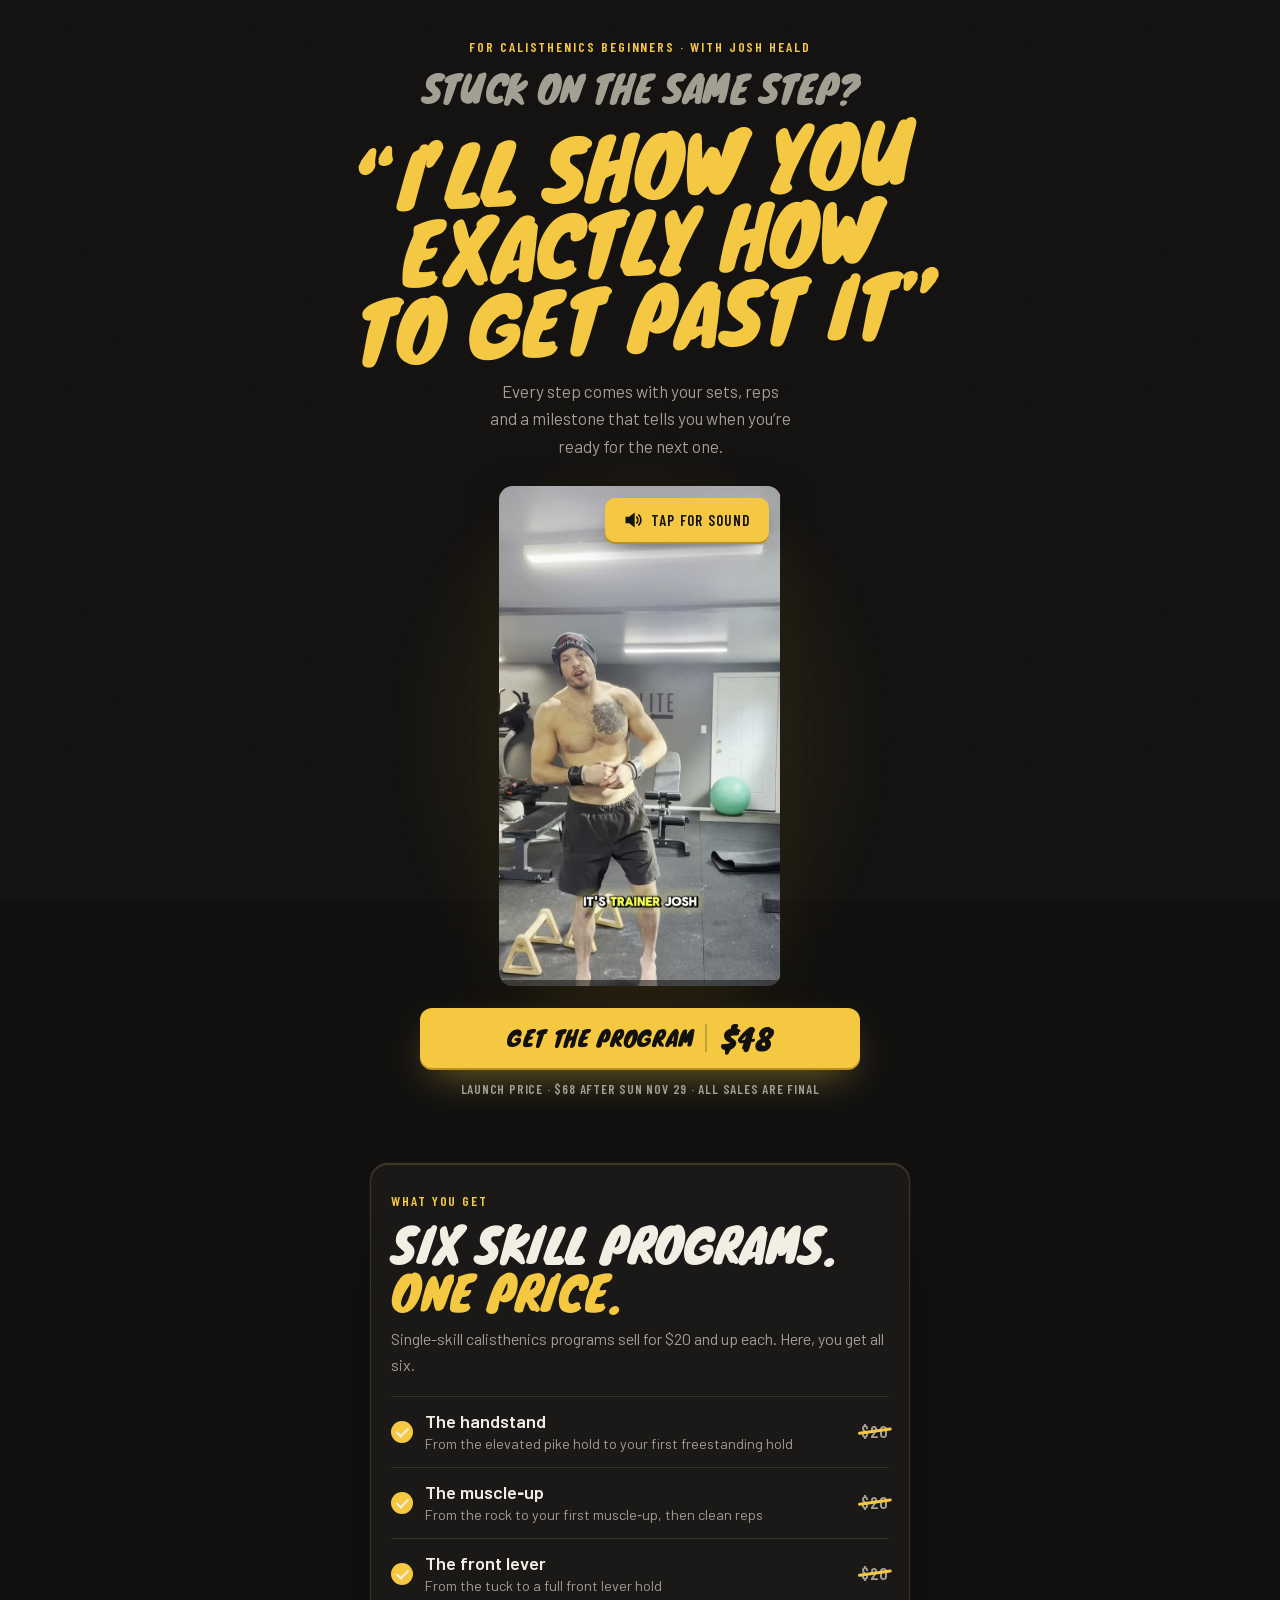
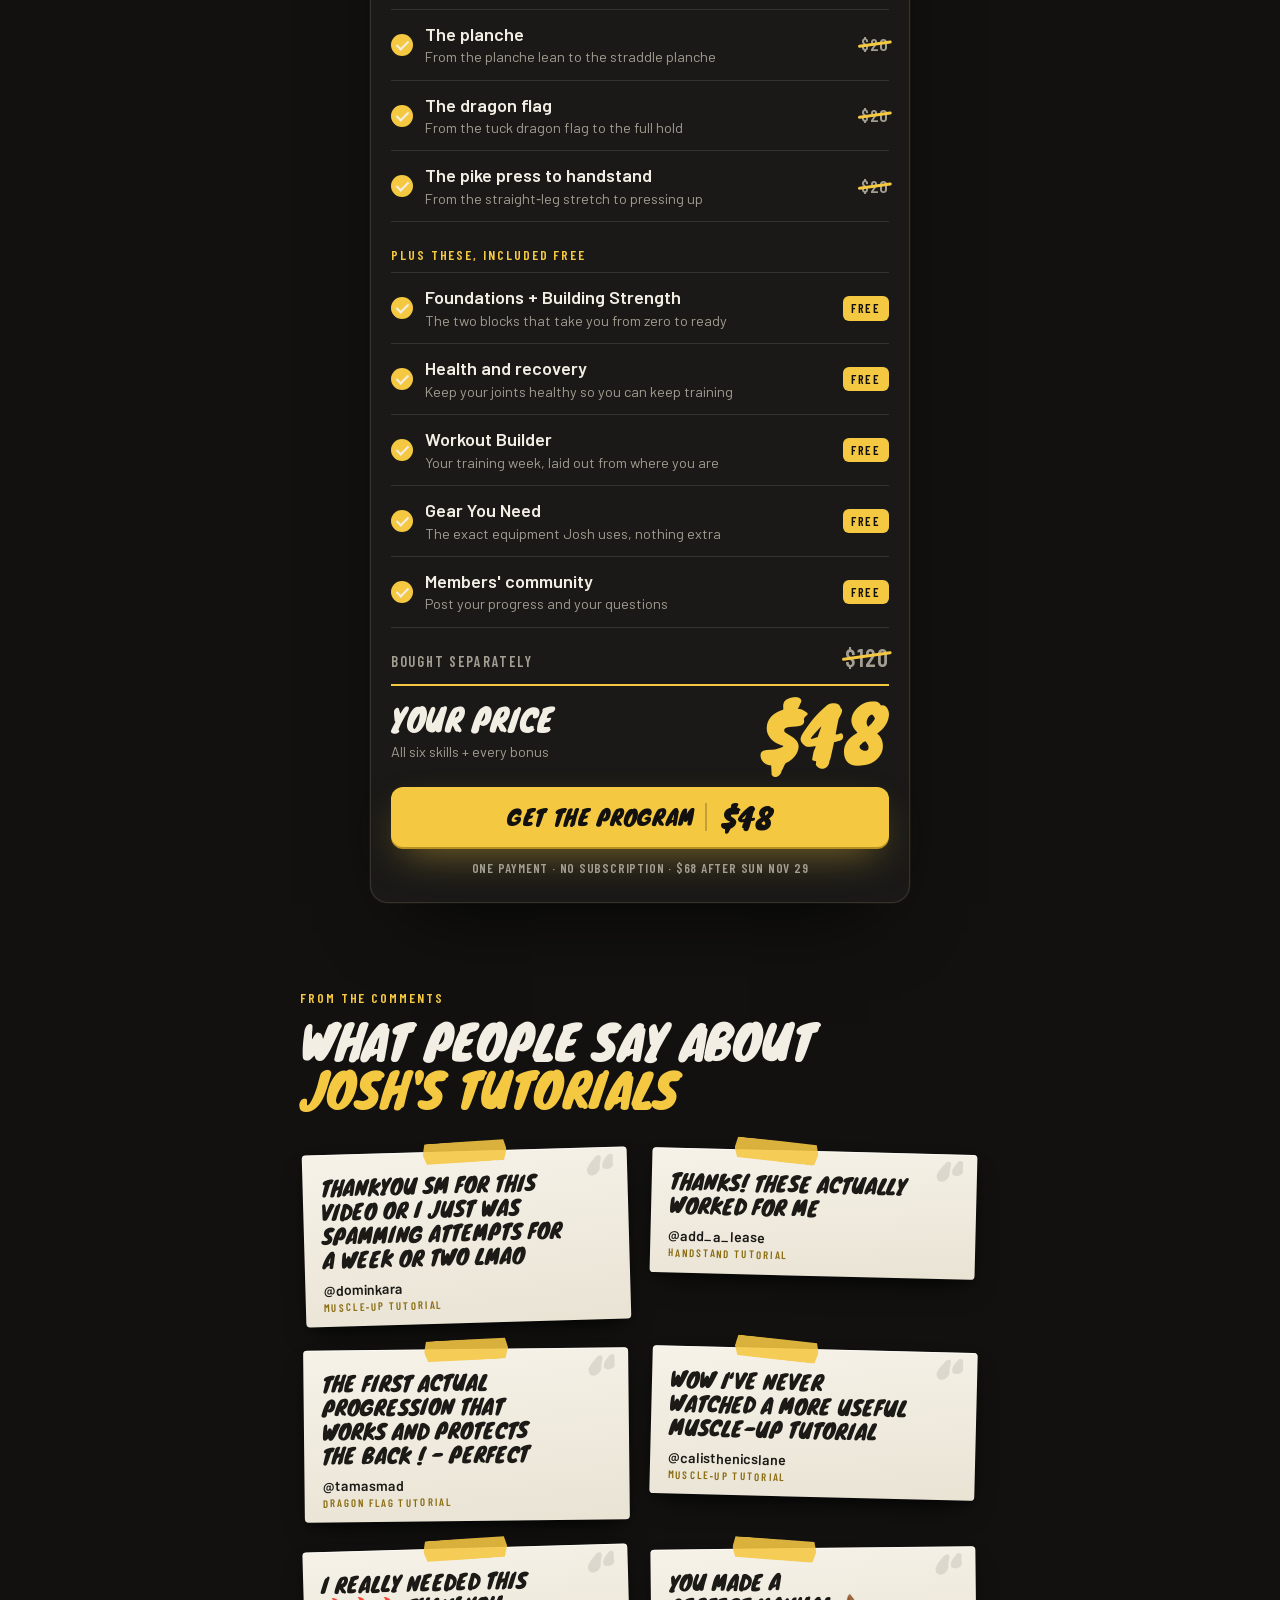
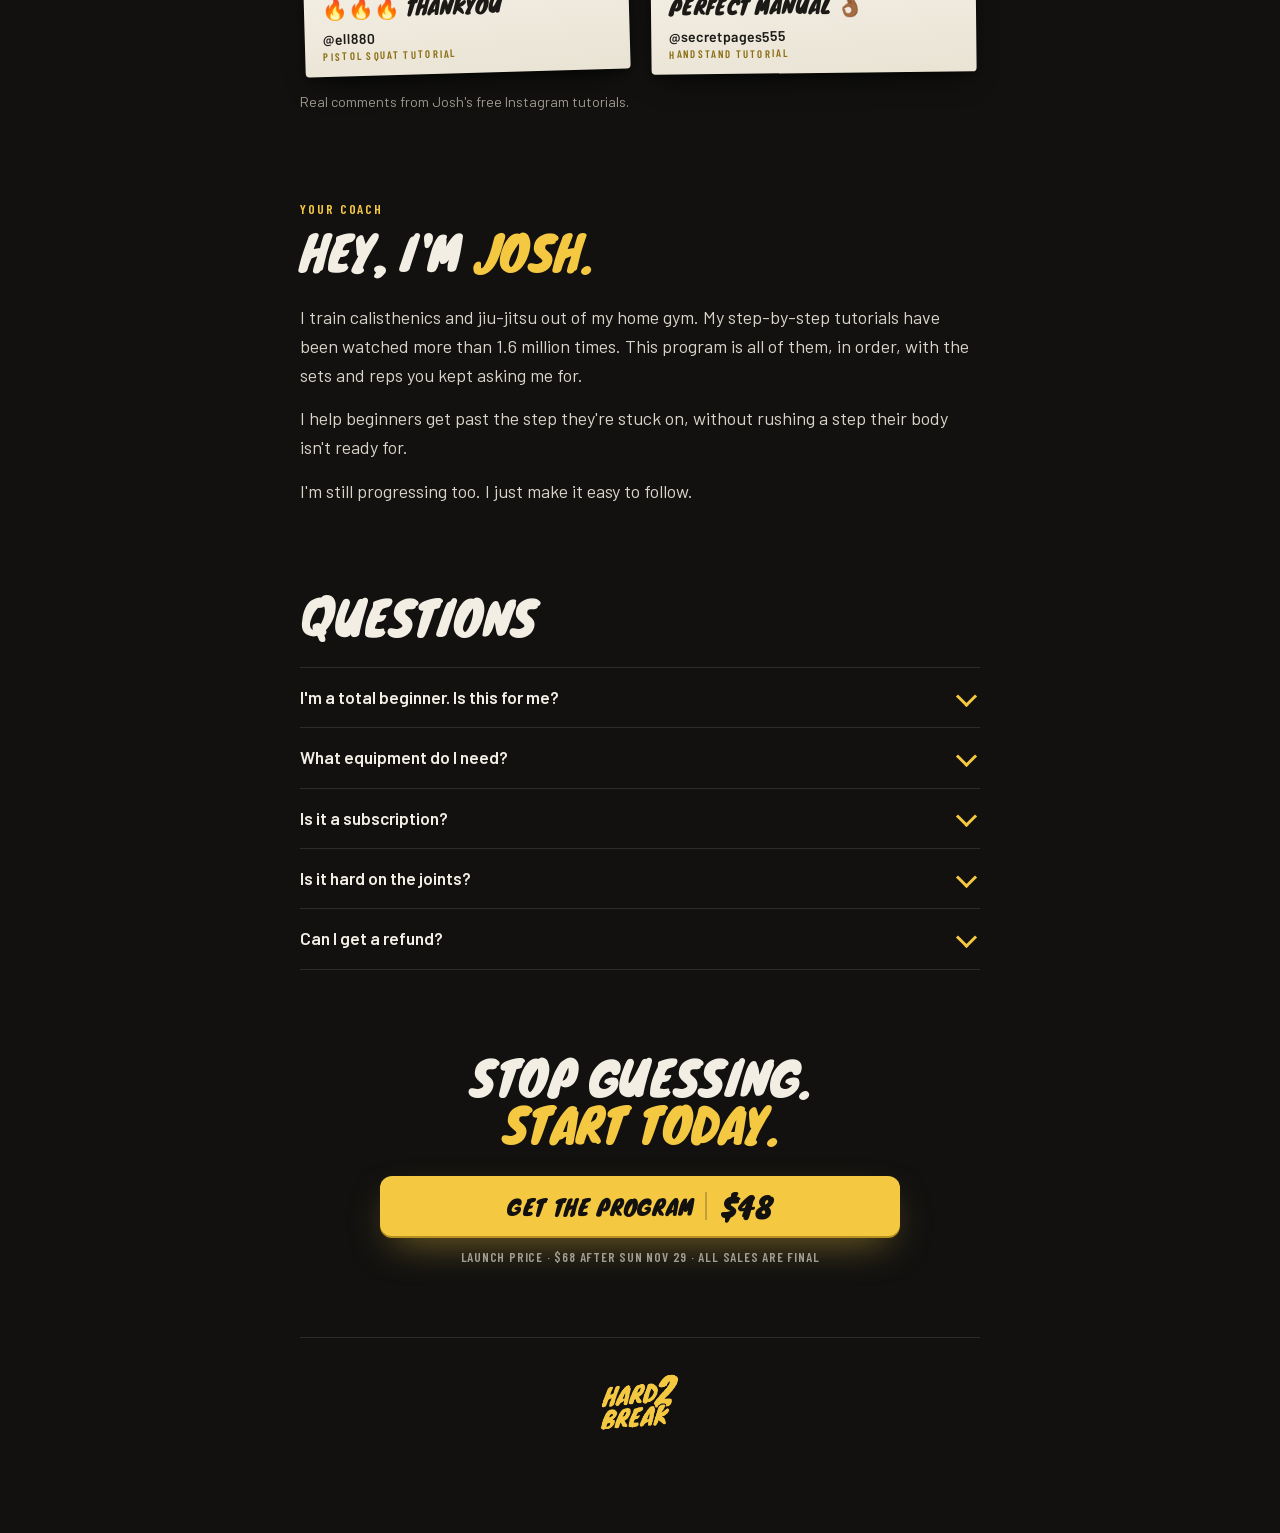
<file: public/index.html>
<!doctype html>
<html lang="en">
<head>
<meta charset="utf-8">
<meta name="viewport" content="width=device-width, initial-scale=1, viewport-fit=cover">
<meta name="theme-color" content="#121110">
<title>Hard 2 Break · Josh Heald</title>
<meta name="description" content="Stuck on the same step? Josh Heald's step-by-step program: six calisthenics skills, every step from zero, with the exact sets, reps and milestones. All in one place.">
<meta property="og:title" content="Hard 2 Break · Josh Heald">
<meta property="og:description" content="Six calisthenics skills, every step from zero, all in one place.">
<link rel="icon" type="image/png" href="media/icon.png">
<link rel="apple-touch-icon" href="media/icon.png">
<link rel="preload" href="fonts/knewave.woff2" as="font" type="font/woff2" crossorigin>
<link rel="preload" href="fonts/barlow-400.woff2" as="font" type="font/woff2" crossorigin>
<link rel="stylesheet" href="styles.css?v=4">
<link rel="stylesheet" href="home.css?v=8">
<script src="whop-pixel.js"></script>
<script src="page-track.js"></script>
</head>
<body class="home" data-track="sales_page" data-plan="plan_G1ImiXXj5pKK3">

<main>

  <!-- 1. The offer -->
  <section class="offer wrap">
    <p class="eyebrow rise">For calisthenics beginners · with Josh Heald</p>
    <h1 class="rise">Stuck on the same step?<em>&ldquo;I&rsquo;ll show you exactly how to get past it&rdquo;</em></h1>
    <p class="sub rise">Every step comes with your sets, reps and a milestone that tells you when you&rsquo;re ready for the next one.</p>
  </section>

  <!-- 2. The VSL -->
  <section class="vsl wrap rise" aria-label="Josh's video">
    <div class="frame">
      <!-- vsl.js starts it with sound when the browser allows, otherwise muted with "Tap for sound" -->
      <video data-vsl src="media/promo.mp4" poster="media/promo-poster.jpg" playsinline webkit-playsinline preload="metadata"></video>
      <button class="sound" type="button" data-sound hidden><svg viewBox="0 0 24 24" aria-hidden="true"><path d="M4 9v6h4l5 4V5L8 9H4z"/><path d="M16.5 8.5a5 5 0 0 1 0 7M19 6a8.5 8.5 0 0 1 0 12" fill="none"/></svg><span>Tap for sound</span></button>
      <div class="vbar" aria-hidden="true"><i data-vbar></i></div>
    </div>
  </section>

  <!-- 3. Buy -->
  <section class="buy wrap rise" id="buy">
    <a class="cta" href="https://whop.com/checkout/plan_G1ImiXXj5pKK3">Get the program <span>$48</span></a>
    <p class="micro">Launch price · $68 after Sun Nov 29 · All sales are final</p>
  </section>

  <!-- 4. Value stack, with the buy button right under the price -->
  <section class="stack wrap" aria-labelledby="stack-h">
    <p class="eyebrow">What you get</p>
    <h2 id="stack-h">Six skill programs. <em>One price.</em></h2>
    <p class="stack-lead">Single-skill calisthenics programs sell for $20 and up each. Here, you get all six.</p>
    <ul class="ledger">
      <li><i aria-hidden="true"></i><div><b>The handstand</b><small>From the elevated pike hold to your first freestanding hold</small></div><s>$20</s></li>
      <li><i aria-hidden="true"></i><div><b>The muscle&#8209;up</b><small>From the rock to your first muscle&#8209;up, then clean reps</small></div><s>$20</s></li>
      <li><i aria-hidden="true"></i><div><b>The front lever</b><small>From the tuck to a full front lever hold</small></div><s>$20</s></li>
      <li><i aria-hidden="true"></i><div><b>The planche</b><small>From the planche lean to the straddle planche</small></div><s>$20</s></li>
      <li><i aria-hidden="true"></i><div><b>The dragon flag</b><small>From the tuck dragon flag to the full hold</small></div><s>$20</s></li>
      <li><i aria-hidden="true"></i><div><b>The pike press to handstand</b><small>From the straight&#8209;leg stretch to pressing up</small></div><s>$20</s></li>
    </ul>
    <p class="eyebrow bonus-h">Plus these, included free</p>
    <ul class="ledger bonus">
      <li><i aria-hidden="true"></i><div><b>Foundations + Building Strength</b><small>The two blocks that take you from zero to ready</small></div><em>Free</em></li>
      <li><i aria-hidden="true"></i><div><b>Health and recovery</b><small>Keep your joints healthy so you can keep training</small></div><em>Free</em></li>
      <li><i aria-hidden="true"></i><div><b>Workout Builder</b><small>Your training week, laid out from where you are</small></div><em>Free</em></li>
      <li><i aria-hidden="true"></i><div><b>Gear You Need</b><small>The exact equipment Josh uses, nothing extra</small></div><em>Free</em></li>
      <li><i aria-hidden="true"></i><div><b>Members' community</b><small>Post your progress and your questions</small></div><em>Free</em></li>
    </ul>
    <div class="sum"><span>Bought separately</span><s>$120</s></div>
    <div class="total">
      <div><span>Your price</span><small>All six skills + every bonus</small></div>
      <b>$48</b>
    </div>
    <a class="cta stack-cta" href="https://whop.com/checkout/plan_G1ImiXXj5pKK3">Get the program <span>$48</span></a>
    <p class="micro">One payment · No subscription · $68 after Sun Nov 29</p>
  </section>

  <!-- 5. Real comments from his free Instagram tutorials (scraped 2026-11-18; wording untouched, sources in the vault Demand note) -->
  <section class="block wrap said" aria-labelledby="said-h">
    <p class="eyebrow">From the comments</p>
    <h2 id="said-h">What people say about <em>Josh's tutorials</em></h2>
    <ul class="comments">
      <li><i aria-hidden="true">D</i><div><b>@dominkara</b><p>Thankyou sm for this video or I just was spamming attempts for a week or two lmao</p><small>Muscle&#8209;up tutorial</small></div></li>
      <li><i aria-hidden="true">A</i><div><b>@add_a_lease</b><p>Thanks! These actually worked for me</p><small>Handstand tutorial</small></div></li>
      <li><i aria-hidden="true">T</i><div><b>@tamasmad</b><p>The first actual progression that works and protects the back ! - perfect</p><small>Dragon flag tutorial</small></div></li>
      <li><i aria-hidden="true">C</i><div><b>@calisthenicslane</b><p>Wow I&lsquo;ve never watched a more useful muscle-up tutorial</p><small>Muscle&#8209;up tutorial</small></div></li>
      <li><i aria-hidden="true">E</i><div><b>@ell880</b><p>I really needed this 🔥🔥🔥 thankyou</p><small>Pistol squat tutorial</small></div></li>
      <li><i aria-hidden="true">S</i><div><b>@secretpages555</b><p>You made a perfect manual 👌🏾</p><small>Handstand tutorial</small></div></li>
    </ul>
    <p class="said-note">Real comments from Josh's free Instagram tutorials.</p>
  </section>

  <section class="block wrap josh s-josh">
    <div>
      <p class="eyebrow">Your coach</p>
      <h2>Hey, I'm <em>Josh.</em></h2>
      <p>I train calisthenics and jiu-jitsu out of my home gym. My step-by-step tutorials have been watched more than 1.6 million times. This program is all of them, in order, with the sets and reps you kept asking me for.</p>
      <p>I help beginners get past the step they're stuck on, without rushing a step their body isn't ready for.</p>
      <p>I'm still progressing too. I just make it easy to follow.</p>
    </div>
  </section>

  <section class="block wrap s-faq">
    <h2>Questions</h2>
    <div class="faq">
      <details><summary>I'm a total beginner. Is this for me?</summary><p>Yes. Start with Foundations, even if that means hanging from the bar for a minute. Every skill builds from there.</p></details>
      <details><summary>What equipment do I need?</summary><p>A pull-up bar and resistance bands get you started. Parallettes or dip bars help, and one muscle-up drill uses a cable machine. The Gear You Need list inside shows exactly what Josh uses.</p></details>
      <details><summary>Is it a subscription?</summary><p>No. One payment, and you get instant access on Whop. Watch on your phone, at the gym or at home.</p></details>
      <details><summary>Is it hard on the joints?</summary><p>The milestones are there so you don't rush a step your body isn't ready for. If you have an injury, check with a doctor first. This isn't medical advice.</p></details>
      <details><summary>Can I get a refund?</summary><p>All sales are final.</p></details>
    </div>
  </section>

  <section class="final wrap">
    <h2>Stop guessing. <em>Start today.</em></h2>
    <a class="cta" href="https://whop.com/checkout/plan_G1ImiXXj5pKK3">Get the program <span>$48</span></a>
    <p class="micro">Launch price · $68 after Sun Nov 29 · All sales are final</p>
  </section>

</main>

<a class="sticky" href="https://whop.com/checkout/plan_G1ImiXXj5pKK3" aria-hidden="true" tabindex="-1">Get the program <span>$48</span></a>

<footer class="wrap">
  <img src="media/logo.png" width="640" height="529" alt="" loading="lazy">
  <p>© 2026 Josh Heald · Hard to Break Program · All sales are final · Not medical advice.</p>
  <p class="legal-links"><a href="/terms">Terms of Use</a> · <a href="/privacy">Privacy Policy</a></p>
</footer>

<script src="inapp.js?v=3"></script>
<script src="vsl.js?v=3"></script>
<script src="app.js?v=4"></script>
</body>
</html>
</file>
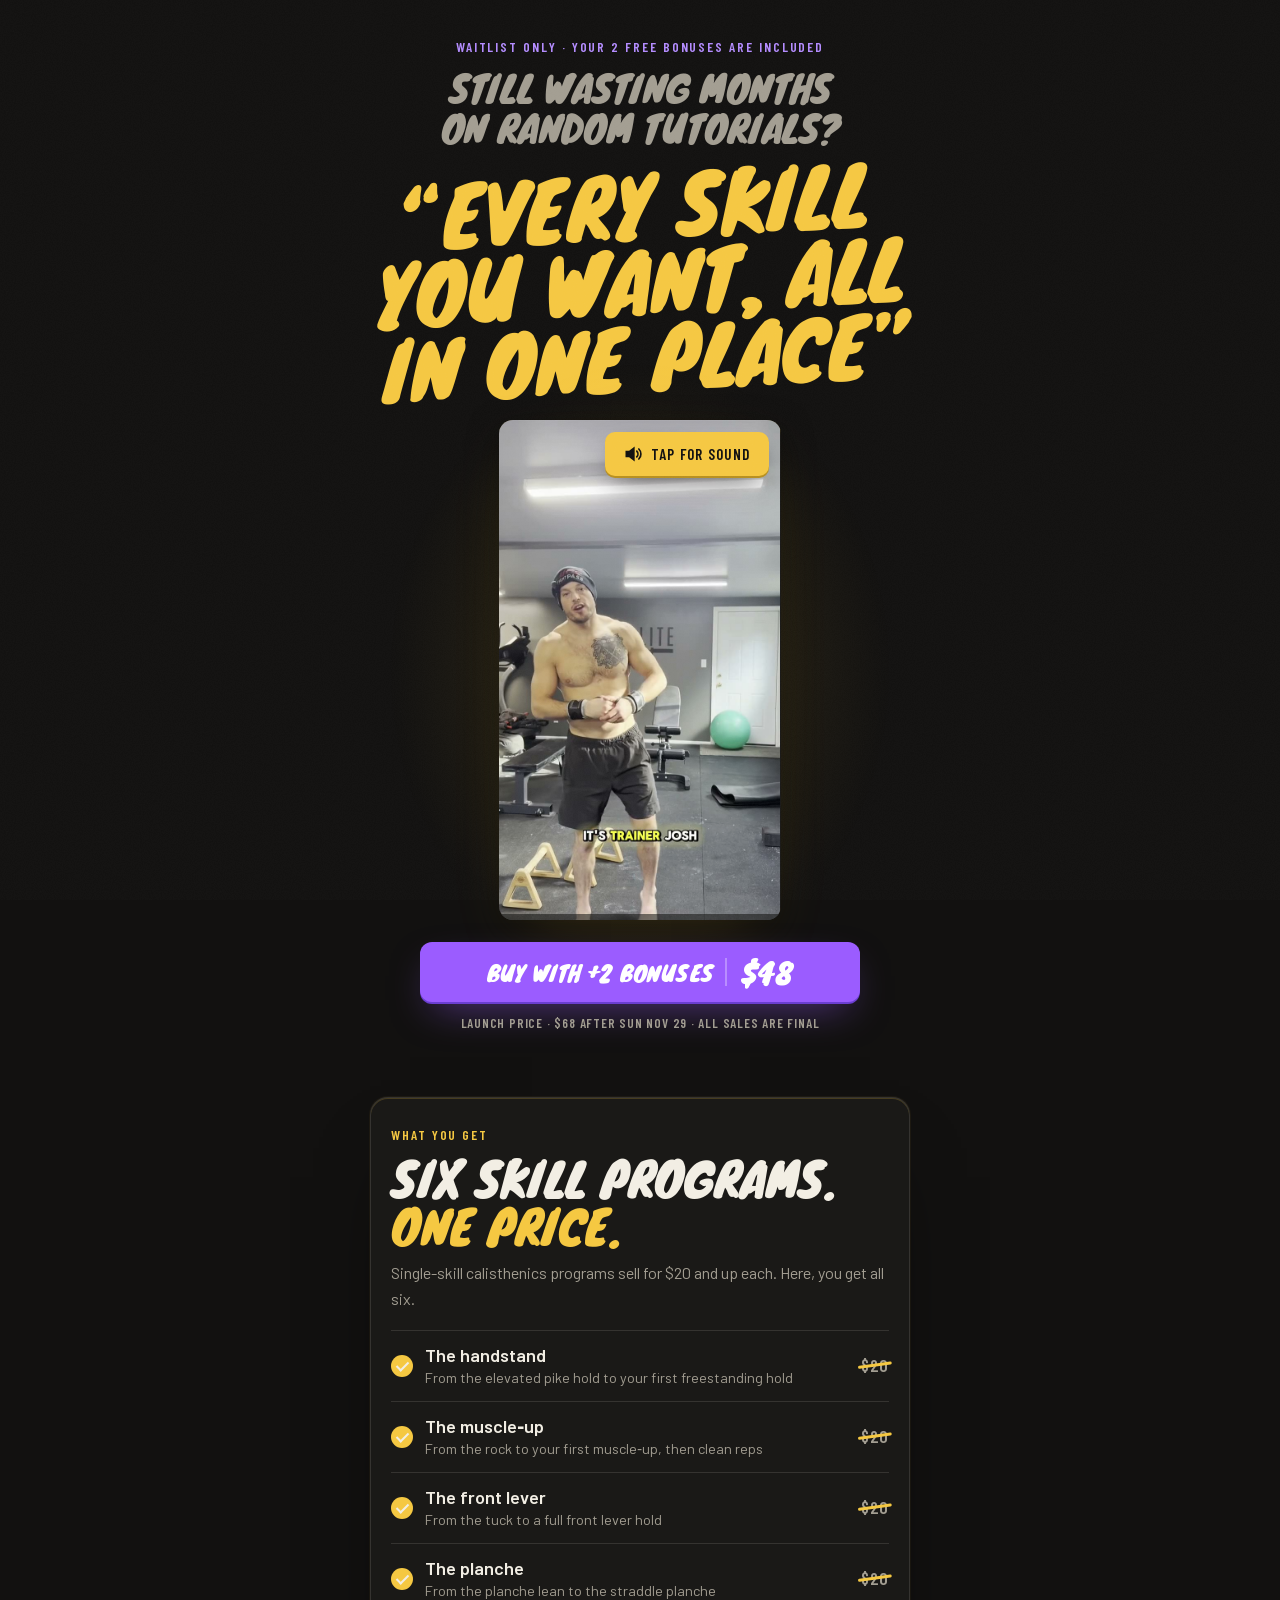
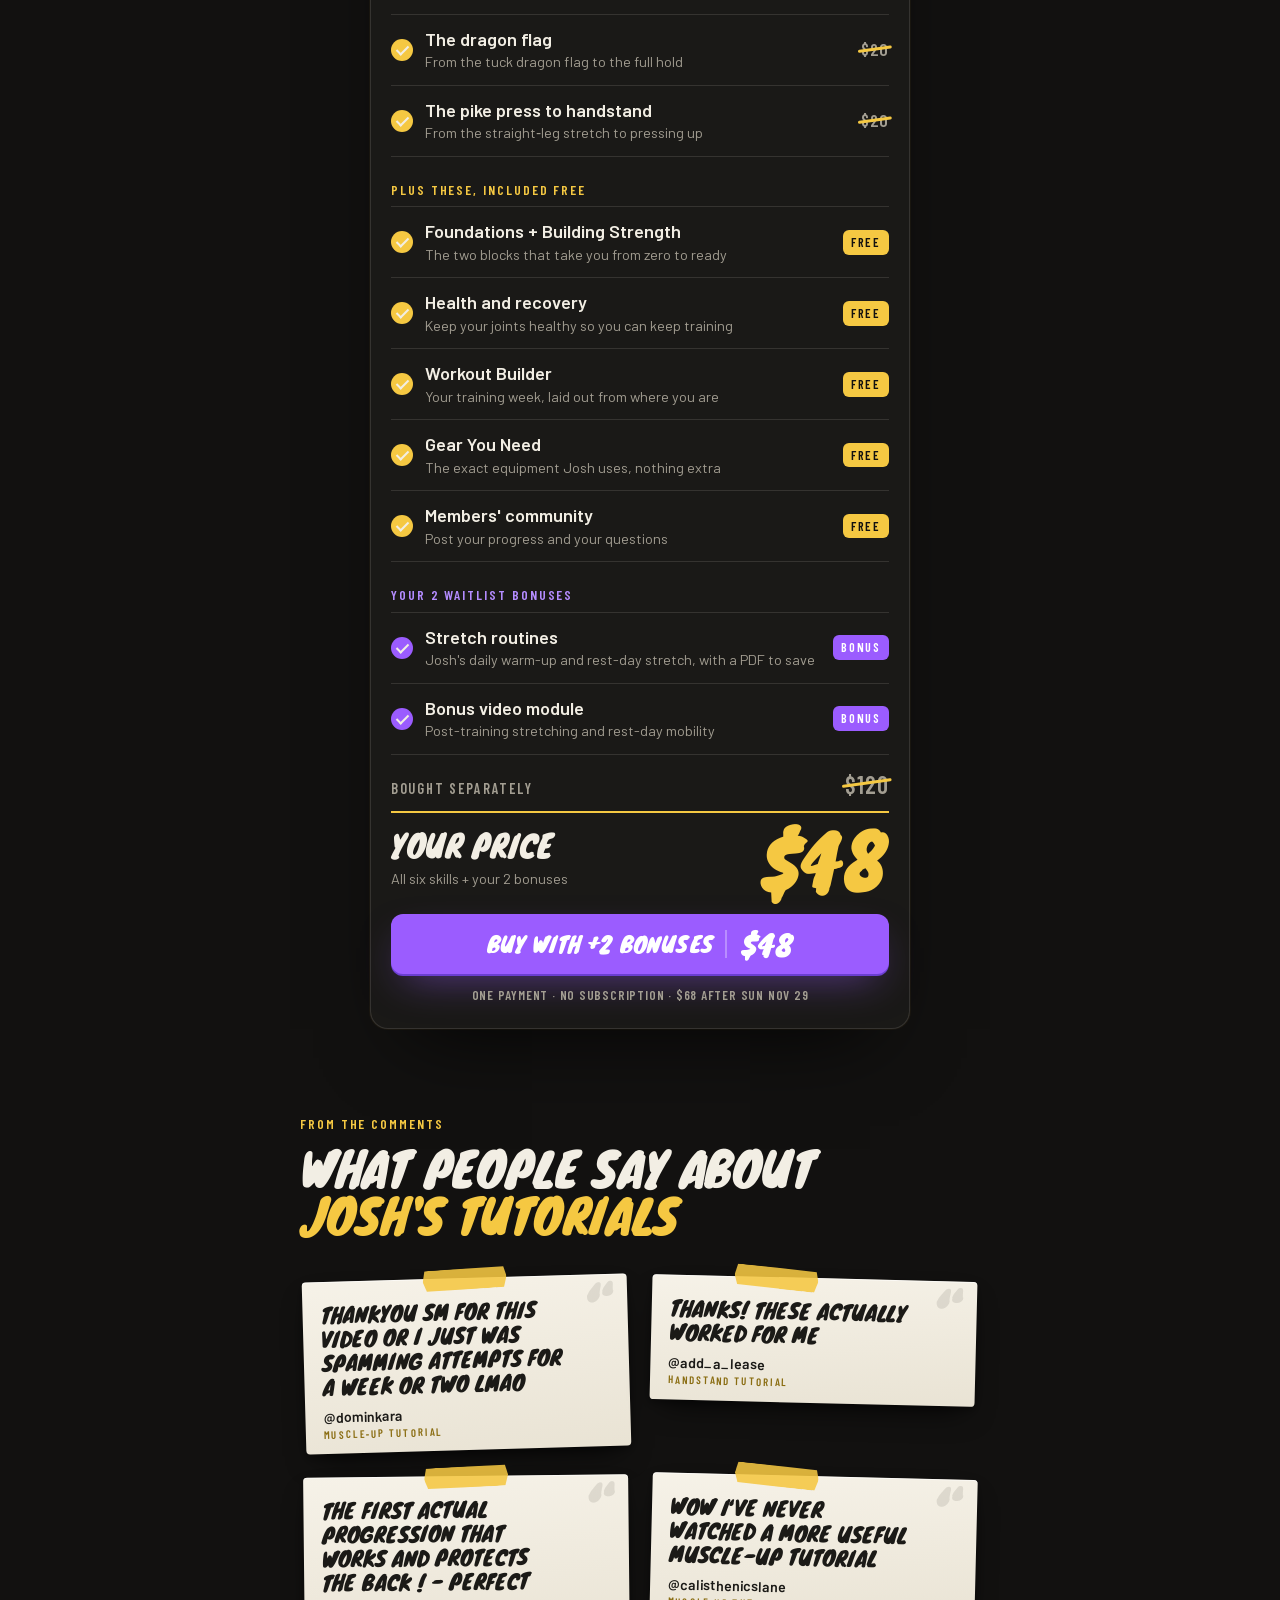
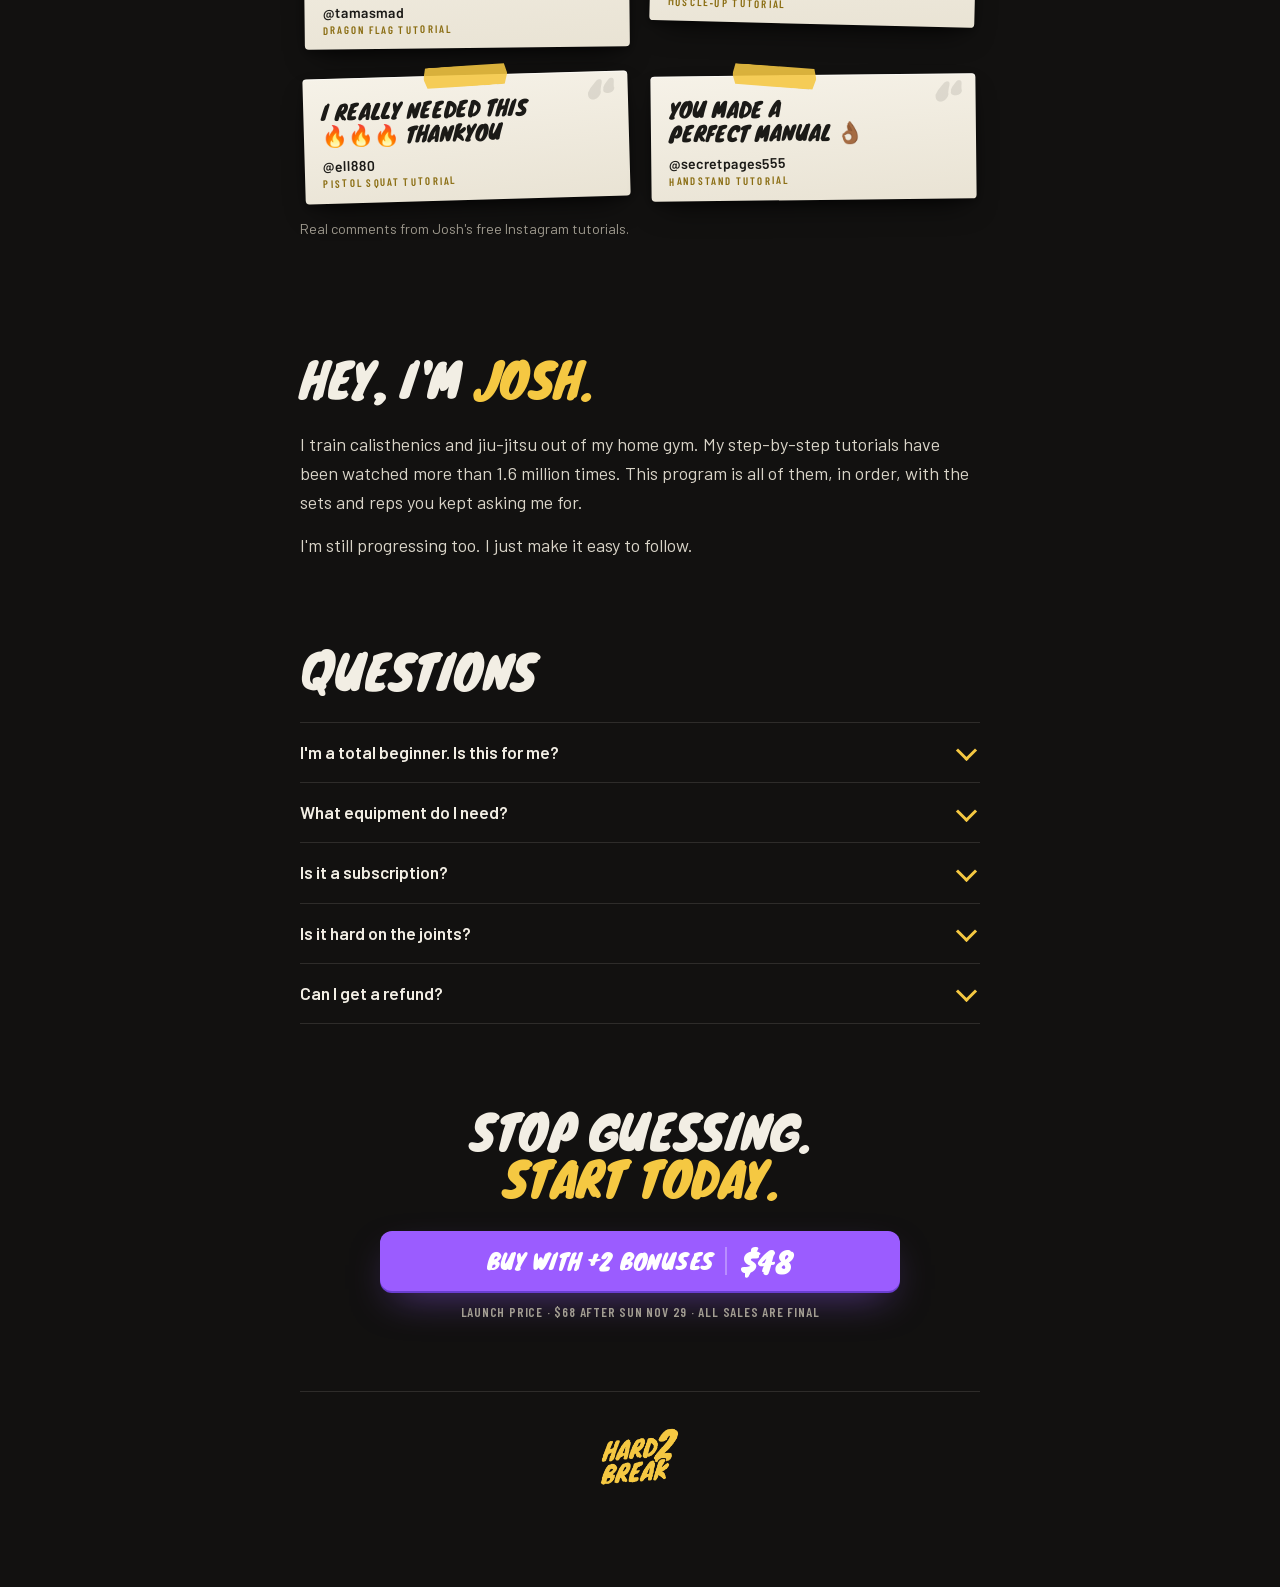
<file: public/bonus.html>
<!doctype html>
<html lang="en">
<head>
<meta charset="utf-8">
<meta name="viewport" content="width=device-width, initial-scale=1, viewport-fit=cover">
<meta name="theme-color" content="#121110">
<title>Hard 2 Break · Waitlist bonus</title>
<meta name="robots" content="noindex">
<meta name="description" content="Stop wasting months on random tutorials. Josh Heald's step-by-step program: six calisthenics skills, every step from zero, with the exact sets, reps and milestones. All in one place.">
<meta property="og:title" content="Hard 2 Break · Josh Heald">
<meta property="og:description" content="Six calisthenics skills, every step from zero, all in one place.">
<link rel="icon" type="image/png" href="media/icon.png">
<link rel="apple-touch-icon" href="media/icon.png">
<link rel="preload" href="fonts/knewave.woff2" as="font" type="font/woff2" crossorigin>
<link rel="preload" href="fonts/barlow-400.woff2" as="font" type="font/woff2" crossorigin>
<link rel="stylesheet" href="styles.css?v=4">
<link rel="stylesheet" href="home.css?v=8">
<script src="whop-pixel.js"></script>
<script src="page-track.js"></script>
</head>
<body class="home wl" data-track="waitlist_page" data-plan="plan_260bpocwoYkFm">

<main>

  <!-- 1. The offer -->
  <section class="offer wrap">
    <p class="eyebrow rise purple-text">Waitlist only · Your 2 free bonuses are included</p>
    <h1 class="rise">Still wasting months on random tutorials?<em>&ldquo;Every skill you want, all in one place&rdquo;</em></h1>
  </section>

  <!-- 2. The VSL -->
  <section class="vsl wrap rise" aria-label="Josh's video">
    <div class="frame">
      <!-- vsl.js starts it with sound when the browser allows, otherwise muted with "Tap for sound" -->
      <video data-vsl src="media/promo.mp4" poster="media/promo-poster.jpg" playsinline webkit-playsinline preload="metadata"></video>
      <button class="sound" type="button" data-sound hidden><svg viewBox="0 0 24 24" aria-hidden="true"><path d="M4 9v6h4l5 4V5L8 9H4z"/><path d="M16.5 8.5a5 5 0 0 1 0 7M19 6a8.5 8.5 0 0 1 0 12" fill="none"/></svg><span>Tap for sound</span></button>
      <div class="vbar" aria-hidden="true"><i data-vbar></i></div>
    </div>
  </section>

  <!-- 3. Buy -->
  <section class="buy wrap rise" id="buy">
    <a class="cta" href="https://whop.com/checkout/plan_260bpocwoYkFm">Buy with +2 bonuses <span>$48</span></a>
    <p class="micro">Launch price · $68 after Sun Nov 29 · All sales are final</p>
  </section>

  <!-- 4. Value stack, with the buy button right under the price -->
  <section class="stack wrap" aria-labelledby="stack-h">
    <p class="eyebrow">What you get</p>
    <h2 id="stack-h">Six skill programs. <em>One price.</em></h2>
    <p class="stack-lead">Single-skill calisthenics programs sell for $20 and up each. Here, you get all six.</p>
    <ul class="ledger">
      <li><i aria-hidden="true"></i><div><b>The handstand</b><small>From the elevated pike hold to your first freestanding hold</small></div><s>$20</s></li>
      <li><i aria-hidden="true"></i><div><b>The muscle&#8209;up</b><small>From the rock to your first muscle&#8209;up, then clean reps</small></div><s>$20</s></li>
      <li><i aria-hidden="true"></i><div><b>The front lever</b><small>From the tuck to a full front lever hold</small></div><s>$20</s></li>
      <li><i aria-hidden="true"></i><div><b>The planche</b><small>From the planche lean to the straddle planche</small></div><s>$20</s></li>
      <li><i aria-hidden="true"></i><div><b>The dragon flag</b><small>From the tuck dragon flag to the full hold</small></div><s>$20</s></li>
      <li><i aria-hidden="true"></i><div><b>The pike press to handstand</b><small>From the straight&#8209;leg stretch to pressing up</small></div><s>$20</s></li>
    </ul>
    <p class="eyebrow bonus-h">Plus these, included free</p>
    <ul class="ledger bonus">
      <li><i aria-hidden="true"></i><div><b>Foundations + Building Strength</b><small>The two blocks that take you from zero to ready</small></div><em>Free</em></li>
      <li><i aria-hidden="true"></i><div><b>Health and recovery</b><small>Keep your joints healthy so you can keep training</small></div><em>Free</em></li>
      <li><i aria-hidden="true"></i><div><b>Workout Builder</b><small>Your training week, laid out from where you are</small></div><em>Free</em></li>
      <li><i aria-hidden="true"></i><div><b>Gear You Need</b><small>The exact equipment Josh uses, nothing extra</small></div><em>Free</em></li>
      <li><i aria-hidden="true"></i><div><b>Members' community</b><small>Post your progress and your questions</small></div><em>Free</em></li>
    </ul>
    <p class="eyebrow bonus-h purple-text">Your 2 waitlist bonuses</p>
    <ul class="ledger bonus purple">
      <li><i aria-hidden="true"></i><div><b>Stretch routines</b><small>Josh's daily warm-up and rest-day stretch, with a PDF to save</small></div><em>Bonus</em></li>
      <li><i aria-hidden="true"></i><div><b>Bonus video module</b><small>Post-training stretching and rest-day mobility</small></div><em>Bonus</em></li>
    </ul>
    <div class="sum"><span>Bought separately</span><s>$120</s></div>
    <div class="total">
      <div><span>Your price</span><small>All six skills + your 2 bonuses</small></div>
      <b>$48</b>
    </div>
    <a class="cta stack-cta" href="https://whop.com/checkout/plan_260bpocwoYkFm">Buy with +2 bonuses <span>$48</span></a>
    <p class="micro">One payment · No subscription · $68 after Sun Nov 29</p>
  </section>

  <!-- 5. Real comments from his free Instagram tutorials (scraped 2026-11-18; wording untouched, sources in the vault Demand note) -->
  <section class="block wrap said" aria-labelledby="said-h">
    <p class="eyebrow">From the comments</p>
    <h2 id="said-h">What people say about <em>Josh's tutorials</em></h2>
    <ul class="comments">
      <li><i aria-hidden="true">D</i><div><b>@dominkara</b><p>Thankyou sm for this video or I just was spamming attempts for a week or two lmao</p><small>Muscle&#8209;up tutorial</small></div></li>
      <li><i aria-hidden="true">A</i><div><b>@add_a_lease</b><p>Thanks! These actually worked for me</p><small>Handstand tutorial</small></div></li>
      <li><i aria-hidden="true">T</i><div><b>@tamasmad</b><p>The first actual progression that works and protects the back ! - perfect</p><small>Dragon flag tutorial</small></div></li>
      <li><i aria-hidden="true">C</i><div><b>@calisthenicslane</b><p>Wow I&lsquo;ve never watched a more useful muscle-up tutorial</p><small>Muscle&#8209;up tutorial</small></div></li>
      <li><i aria-hidden="true">E</i><div><b>@ell880</b><p>I really needed this 🔥🔥🔥 thankyou</p><small>Pistol squat tutorial</small></div></li>
      <li><i aria-hidden="true">S</i><div><b>@secretpages555</b><p>You made a perfect manual 👌🏾</p><small>Handstand tutorial</small></div></li>
    </ul>
    <p class="said-note">Real comments from Josh's free Instagram tutorials.</p>
  </section>

  <section class="block wrap josh s-josh">
    <div>
      <p class="eyebrow">Your coach</p>
      <h2>Hey, I'm <em>Josh.</em></h2>
      <p>I train calisthenics and jiu-jitsu out of my home gym. My step-by-step tutorials have been watched more than 1.6 million times. This program is all of them, in order, with the sets and reps you kept asking me for.</p>
      <p>I'm still progressing too. I just make it easy to follow.</p>
    </div>
  </section>

  <section class="block wrap s-faq">
    <h2>Questions</h2>
    <div class="faq">
      <details><summary>I'm a total beginner. Is this for me?</summary><p>Yes. Start with Foundations, even if that means hanging from the bar for a minute. Every skill builds from there.</p></details>
      <details><summary>What equipment do I need?</summary><p>A pull-up bar and resistance bands get you started. Parallettes or dip bars help, and one muscle-up drill uses a cable machine. The Gear You Need list inside shows exactly what Josh uses.</p></details>
      <details><summary>Is it a subscription?</summary><p>No. One payment, and you get instant access on Whop. Watch on your phone, at the gym or at home.</p></details>
      <details><summary>Is it hard on the joints?</summary><p>The milestones are there so you don't rush a step your body isn't ready for. If you have an injury, check with a doctor first. This isn't medical advice.</p></details>
      <details><summary>Can I get a refund?</summary><p>All sales are final.</p></details>
    </div>
  </section>

  <section class="final wrap">
    <h2>Stop guessing. <em>Start today.</em></h2>
    <a class="cta" href="https://whop.com/checkout/plan_260bpocwoYkFm">Buy with +2 bonuses <span>$48</span></a>
    <p class="micro">Launch price · $68 after Sun Nov 29 · All sales are final</p>
  </section>

</main>

<a class="sticky" href="https://whop.com/checkout/plan_260bpocwoYkFm" aria-hidden="true" tabindex="-1">Buy with +2 bonuses <span>$48</span></a>

<footer class="wrap">
  <img src="media/logo.png" width="640" height="529" alt="" loading="lazy">
  <p>© 2026 Josh Heald · Hard to Break Program · All sales are final · Not medical advice.</p>
  <p class="legal-links"><a href="/terms">Terms of Use</a> · <a href="/privacy">Privacy Policy</a></p>
</footer>

<script src="inapp.js?v=3"></script>
<script src="vsl.js?v=3"></script>
<script src="app.js?v=4"></script>
</body>
</html>
</file>
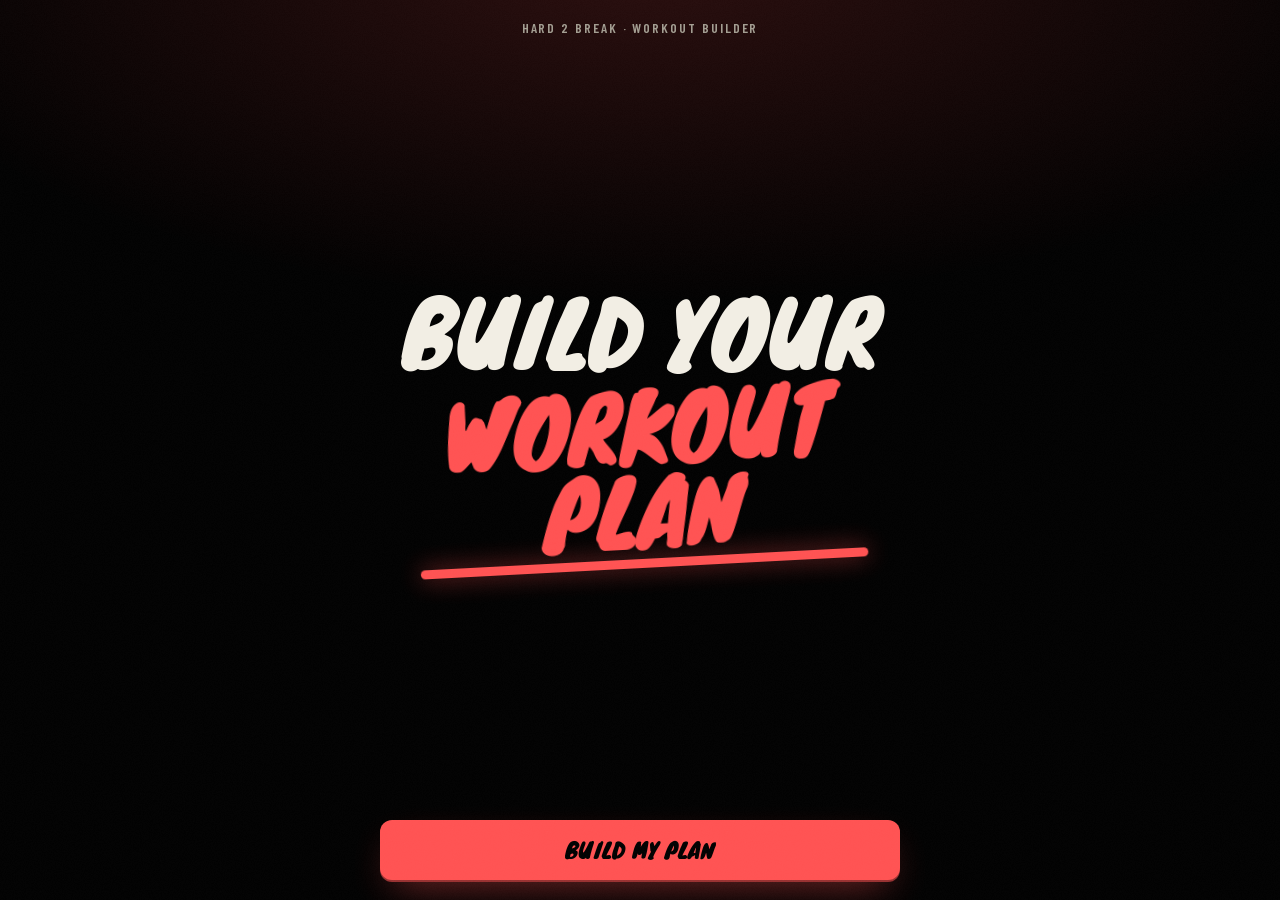
<file: public/builder.html>
<!doctype html>
<html lang="en">
<head>
<meta charset="utf-8">
<meta name="viewport" content="width=device-width, initial-scale=1, viewport-fit=cover, interactive-widget=resizes-content">
<meta name="theme-color" content="#000000">
<meta name="robots" content="noindex">
<title>Workout Builder · Hard 2 Break</title>
<link rel="icon" type="image/png" href="media/icon.png">
<link rel="preload" href="fonts/knewave.woff2" as="font" type="font/woff2" crossorigin>
<link rel="stylesheet" href="styles.css">
<link rel="stylesheet" href="builder.css?v=4">
</head>
<body>

<div class="glow" aria-hidden="true"></div>

<main class="test wrap">

  <!-- intro: fills the screen, title animates in -->
  <section class="screen" id="intro">
    <p class="brand">Hard 2 Break · Workout Builder</p>
    <div class="hero">
      <div class="rings" aria-hidden="true"><i></i><i></i><i></i></div>
      <h1><span class="w">Build</span> <span class="w">your</span> <em><span class="w">workout</span> <span class="w">plan</span></em></h1>
    </div>
    <button class="cta go" type="button" data-start>Build my plan</button>
  </section>

  <!-- one question at a time -->
  <section class="screen" id="question" hidden>
    <div class="progress" aria-hidden="true"></div>
    <p class="eyebrow" data-step></p>
    <h2 data-title></h2>
    <p class="how" data-how hidden></p>

    <!-- number answers: weight, test results -->
    <div class="meter" data-type="number">
      <label class="ask" for="answer" data-ask></label>
      <div class="field">
        <input id="answer" type="text" inputmode="numeric" pattern="[0-9]*" maxlength="3" autocomplete="off" placeholder="0" data-value>
        <span data-unit></span>
      </div>
      <div class="bar" data-bar><i data-fill></i></div>
    </div>

    <!-- pick one / pick any -->
    <div class="choices" data-type="choice" role="group"></div>

    <!-- always at the bottom, in thumb reach -->
    <div class="actions">
      <button class="cta save" type="button" data-next>Next</button>
      <button class="ghost" type="button" data-skip>Skip</button>
      <button class="back" type="button" data-back>Back</button>
    </div>
  </section>

  <!-- the plan -->
  <section class="screen" id="result" hidden>
    <p class="brand">Your workout plan</p>
    <h1>Your <em>week</em></h1>
    <p class="lead" data-summary></p>
    <p class="built" data-built></p>
    <ol class="days" data-days></ol>
    <div class="phases" data-phases role="group" aria-label="Which weeks"></div>
    <div data-sessions></div>
    <p class="rest" data-rest></p>

    <div class="part cal">
      <h3>Put it in your calendar</h3>
      <label class="ask" for="time">What time do you train?</label>
      <input id="time" type="time" value="17:00" data-time>
      <button class="cta" type="button" data-ics>Add to my calendar</button>
      <a class="ghost" data-gcal target="_blank" rel="noopener">Use Google Calendar</a>
      <p class="hint" data-cal-note></p>
    </div>

    <div class="part" data-scores-block>
      <h3>Your numbers</h3>
      <ul class="scores" data-scores></ul>
    </div>

    <button class="ghost" type="button" data-rebuild>Rebuild my plan</button>
    <button class="back" type="button" data-clear>Clear my saved answers</button>
  </section>

</main>

<!-- Joshua doing the exercise -->
<dialog class="player" data-player aria-label="Exercise video">
  <button class="x" type="button" data-close aria-label="Close">×</button>
  <video muted loop playsinline autoplay data-video></video>
  <p class="count" data-count></p>
  <h3 data-pname></h3>
  <p data-prx></p>
  <div class="nav">
    <button class="ghost" type="button" data-prev>Back</button>
    <button class="cta" type="button" data-fwd>Next</button>
  </div>
</dialog>

<footer class="wrap">
  <p>© 2026 Joshua Heald · Hard to Break Program · Not medical advice. Stop anything that hurts.</p>
</footer>

<script src="builder-data.js?v=4"></script>
<script src="builder.js?v=4"></script>
</body>
</html>
</file>
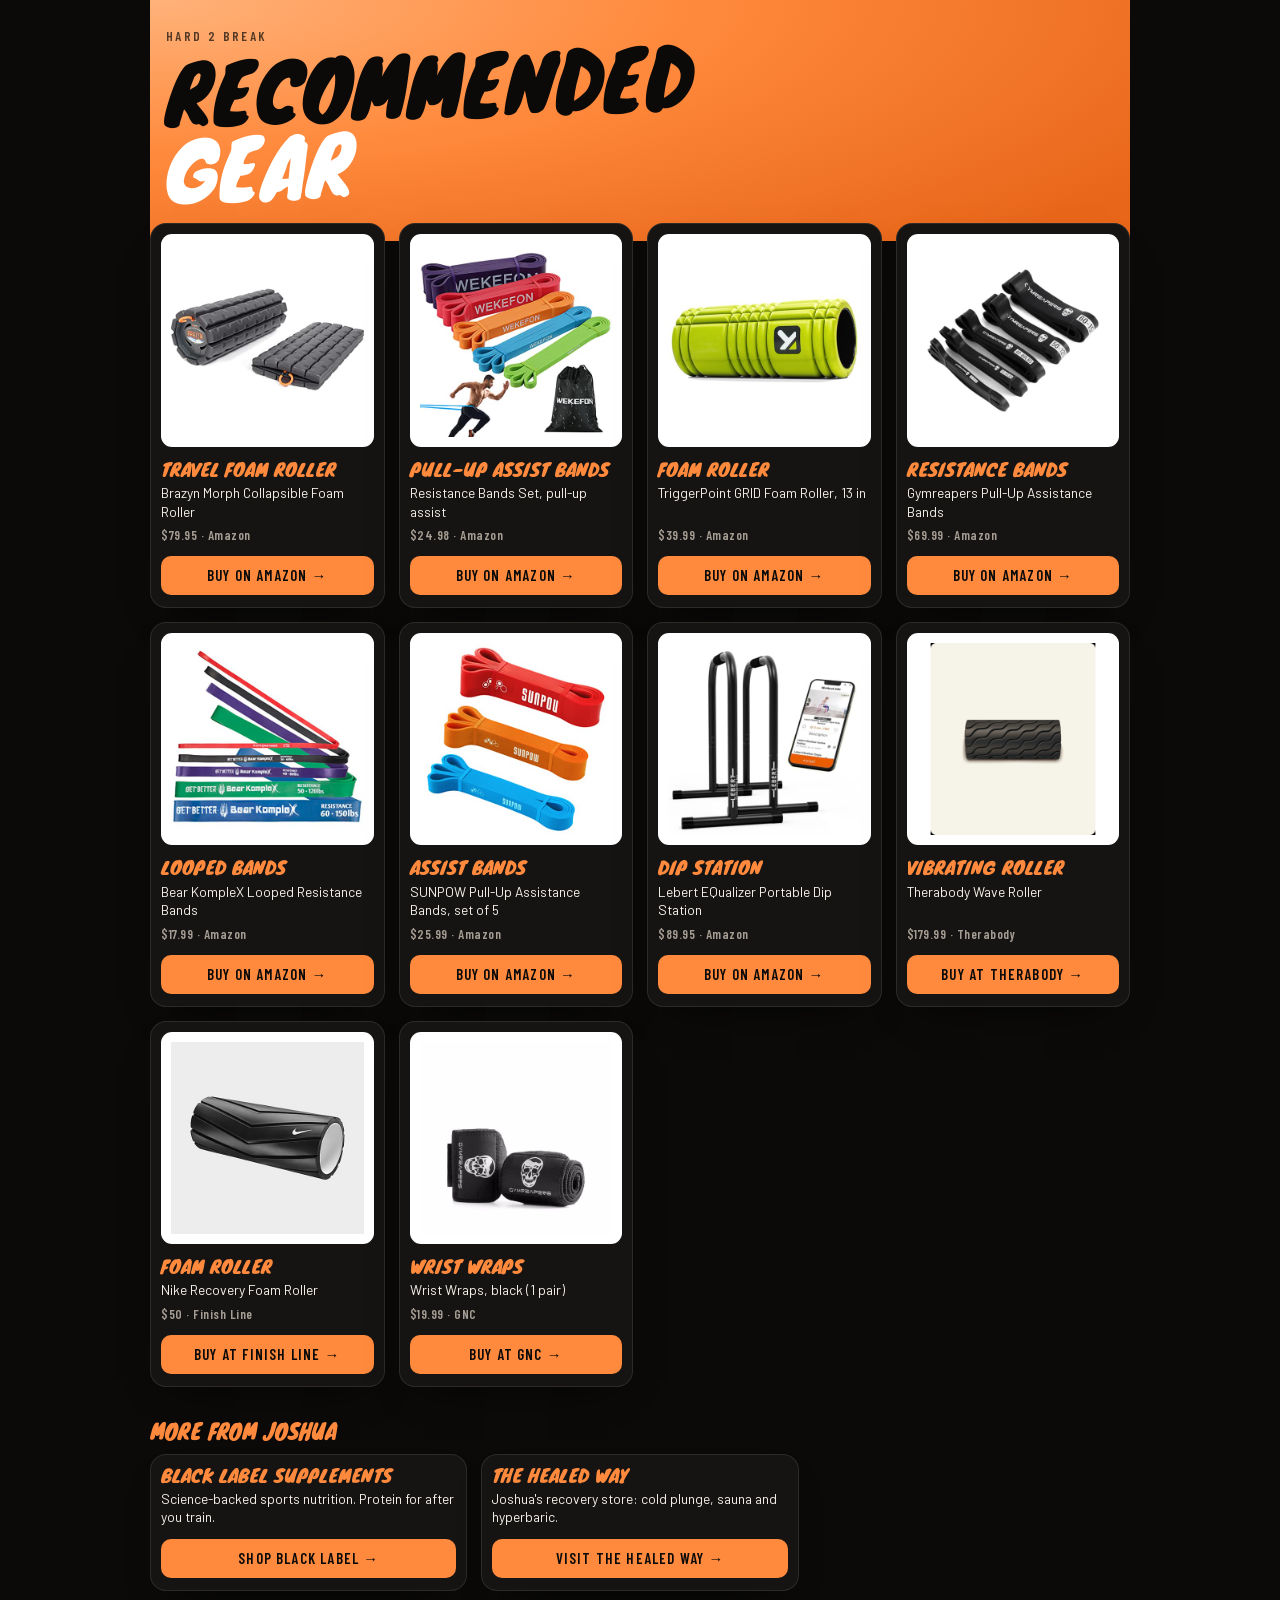
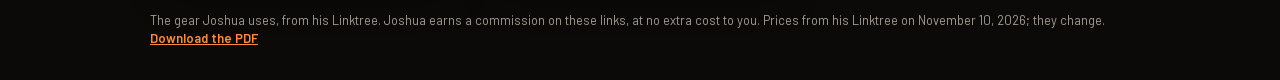
<file: public/gear.html>
<!doctype html>
<html lang="en">
<head>
<meta charset="utf-8">
<meta name="viewport" content="width=device-width, initial-scale=1, viewport-fit=cover">
<meta name="theme-color" content="#ff8a3d">
<meta name="robots" content="noindex">
<title>Recommended Gear · Hard 2 Break</title>
<link rel="icon" type="image/png" href="media/icon.png">
<link rel="preload" href="fonts/knewave.woff2" as="font" type="font/woff2" crossorigin>
<link rel="stylesheet" href="gear.css">
</head>
<body>
<main>
  <header>
    <p class="top">Hard 2 Break</p>
    <h1>Recommended <span>gear</span></h1>
  </header>
  <div class="grid">
    <a class="item" href="https://r.amzlink.to/?btn_url=https%3A%2F%2Fwww.amazon.com%2Fdp%2FB07GXYFG88%2Fref%3Dasc_df_B07GXYFG881794236400000%3Ftag%3D180414-trainerjosh-20%26linkCode%3Ddf0&amp;btn_ref=org-433bb393e1b8b503" target="_blank" rel="noopener sponsored">
      <img src="gear/brazyn-morph-foam-roller.jpg" alt="" width="480" height="480" loading="lazy">
      <b>Travel foam roller</b><span class="prod">Brazyn Morph Collapsible Foam Roller</span><span class="meta">$79.95 · Amazon</span><span class="buy">Buy on Amazon →</span>
    </a>
    <a class="item" href="https://r.amzlink.to/?btn_url=https%3A%2F%2Fwww.amazon.com%2Fdp%2FB0922WHFV1%2Fref%3Dasc_df_B0922WHFV11794063600000%3Ftag%3D180414-trainerjosh-20%26linkCode%3Ddf0&amp;btn_ref=org-433bb393e1b8b503" target="_blank" rel="noopener sponsored">
      <img src="gear/resistance-bands-set.jpg" alt="" width="480" height="480" loading="lazy">
      <b>Pull-up assist bands</b><span class="prod">Resistance Bands Set, pull-up assist</span><span class="meta">$24.98 · Amazon</span><span class="buy">Buy on Amazon →</span>
    </a>
    <a class="item" href="https://r.amzlink.to/?btn_url=https%3A%2F%2Fwww.amazon.com%2Fdp%2FB008YPZQCU%2Fref%3Dasc_df_B008YPZQCU1793890800000%3Ftag%3D180414-trainerjosh-20%26linkCode%3Ddf0&amp;btn_ref=org-433bb393e1b8b503" target="_blank" rel="noopener sponsored">
      <img src="gear/triggerpoint-grid-foam-roller.jpg" alt="" width="480" height="480" loading="lazy">
      <b>Foam roller</b><span class="prod">TriggerPoint GRID Foam Roller, 13 in</span><span class="meta">$39.99 · Amazon</span><span class="buy">Buy on Amazon →</span>
    </a>
    <a class="item" href="https://r.amzlink.to/?btn_url=https%3A%2F%2Fwww.amazon.com%2Fdp%2FB0CL7B5GG2%2Fref%3Dasc_df_B0CL7B5GG21794236400000%3Ftag%3D180414-trainerjosh-20%26linkCode%3Ddf0&amp;btn_ref=org-433bb393e1b8b503" target="_blank" rel="noopener sponsored">
      <img src="gear/gymreapers-resistance-bands.jpg" alt="" width="480" height="480" loading="lazy">
      <b>Resistance bands</b><span class="prod">Gymreapers Pull-Up Assistance Bands</span><span class="meta">$69.99 · Amazon</span><span class="buy">Buy on Amazon →</span>
    </a>
    <a class="item" href="https://r.amzlink.to/?btn_url=https%3A%2F%2Fwww.amazon.com%2Fdp%2FB015QND0RU%3Ftag%3D180414-trainerjosh-20%26linkCode%3Dogi%26th%3D1%26psc%3D1&amp;btn_ref=org-433bb393e1b8b503" target="_blank" rel="noopener sponsored">
      <img src="gear/bear-komplex-looped-bands.jpg" alt="" width="480" height="480" loading="lazy">
      <b>Looped bands</b><span class="prod">Bear KompleX Looped Resistance Bands</span><span class="meta">$17.99 · Amazon</span><span class="buy">Buy on Amazon →</span>
    </a>
    <a class="item" href="https://r.amzlink.to/?btn_url=https%3A%2F%2Fwww.amazon.com%2Fdp%2FB07K14JWW5%2Fref%3Dasc_df_B07K14JWW51794236400000%3Ftag%3D180414-trainerjosh-20%26linkCode%3Ddf0&amp;btn_ref=org-433bb393e1b8b503" target="_blank" rel="noopener sponsored">
      <img src="gear/sunpow-assistance-bands.jpg" alt="" width="480" height="480" loading="lazy">
      <b>Assist bands</b><span class="prod">SUNPOW Pull-Up Assistance Bands, set of 5</span><span class="meta">$25.99 · Amazon</span><span class="buy">Buy on Amazon →</span>
    </a>
    <a class="item" href="https://r.amzlink.to/?btn_url=https%3A%2F%2Fwww.amazon.com%2Fdp%2FB09445M42F%2Fref%3Dasc_df_B09445M42F1794236400000%3Ftag%3D180414-trainerjosh-20%26linkCode%3Ddf0&amp;btn_ref=org-433bb393e1b8b503" target="_blank" rel="noopener sponsored">
      <img src="gear/lebert-equalizer.jpg" alt="" width="480" height="480" loading="lazy">
      <b>Dip station</b><span class="prod">Lebert EQualizer Portable Dip Station</span><span class="meta">$89.95 · Amazon</span><span class="buy">Buy on Amazon →</span>
    </a>
    <a class="item" href="https://theragun.xibx.net/c/5163860/2173985/10041?prodsku=WAVEROLLER-PKG-US&amp;u=https%3A%2F%2Fwww.therabody.com%2Fproducts%2Fwave-roller%3Fvariant%3D44183259840739&amp;intsrc=CATF_19653&amp;subId1=fbbd02ac-cca1-4d53-95c8-00195e6e454c" target="_blank" rel="noopener sponsored">
      <img src="gear/therabody-wave-roller.jpg" alt="" width="480" height="480" loading="lazy">
      <b>Vibrating roller</b><span class="prod">Therabody Wave Roller</span><span class="meta">$179.99 · Therabody</span><span class="buy">Buy at Therabody →</span>
    </a>
    <a class="item" href="https://click.linksynergy.com/link?id=5lRxBRhs1h0&amp;offerid=1714136.377314106711137878828733&amp;type=15&amp;murl=https%3A%2F%2Fwww.finishline.com%2Fpdp%2Fnike-recovery-foam-roller%2Fprod2836862%2FN1000816%2F027&amp;u1=fbbd02ac-cca1-4d53-95c8-00195e6e454c" target="_blank" rel="noopener sponsored">
      <img src="gear/nike-recovery-foam-roller.jpg" alt="" width="480" height="480" loading="lazy">
      <b>Foam roller</b><span class="prod">Nike Recovery Foam Roller</span><span class="meta">$50 · Finish Line</span><span class="buy">Buy at Finish Line →</span>
    </a>
    <a class="item" href="https://click.linksynergy.com/link?id=5lRxBRhs1h0&amp;offerid=1800388.536383564516331086513700&amp;type=15&amp;murl=https%3A%2F%2Fwww.gnc.com%2Fapparel-accessories%2F610918.html&amp;u1=fbbd02ac-cca1-4d53-95c8-00195e6e454c" target="_blank" rel="noopener sponsored">
      <img src="gear/gnc-wrist-wraps.jpg" alt="" width="480" height="480" loading="lazy">
      <b>Wrist wraps</b><span class="prod">Wrist Wraps, black (1 pair)</span><span class="meta">$19.99 · GNC</span><span class="buy">Buy at GNC →</span>
    </a>
  </div>
  <h2 class="more-h">More from Joshua</h2>
  <div class="more">
    <a class="item" href="https://rstr.co/blacklabelsupplements/30154" target="_blank" rel="noopener sponsored">
      <b>Black Label Supplements</b><span class="prod">Science-backed sports nutrition. Protein for after you train.</span><span class="buy">Shop Black Label →</span>
    </a>
    <a class="item" href="https://thehealedway.com" target="_blank" rel="noopener">
      <b>The Healed Way</b><span class="prod">Joshua's recovery store: cold plunge, sauna and hyperbaric.</span><span class="buy">Visit The Healed Way →</span>
    </a>
  </div>
  <p class="fine">The gear Joshua uses, from his Linktree. Joshua earns a commission on these links, at no extra cost to you. Prices from his Linktree on November 10, 2026; they change. <a href="gear/hard-2-break-recommended-gear.pdf" download>Download the PDF</a></p>
</main>
</body>
</html>
</file>
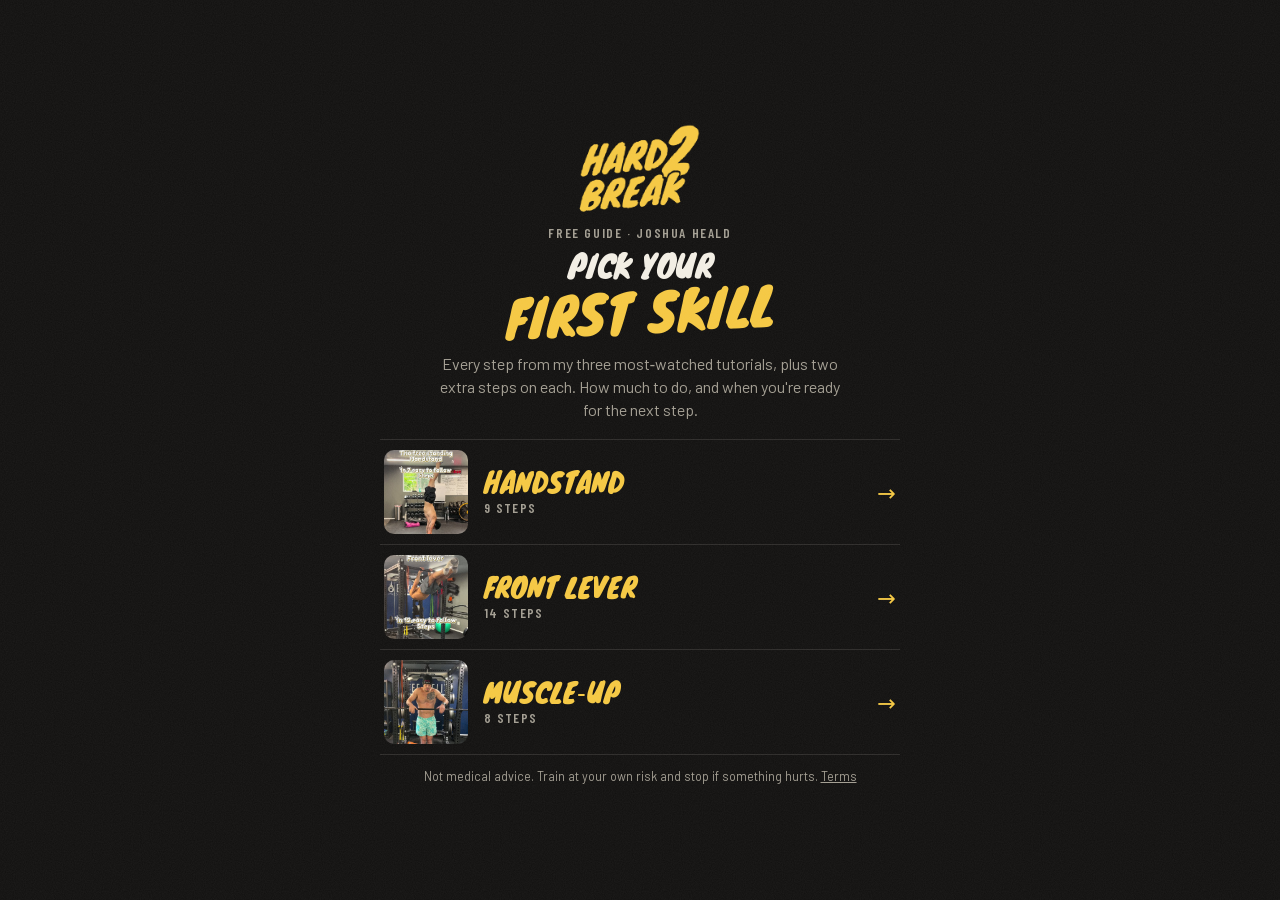
<file: public/guide.html>
<!doctype html>
<html lang="en">
<head>
<meta charset="utf-8">
<meta name="viewport" content="width=device-width, initial-scale=1, viewport-fit=cover">
<meta name="theme-color" content="#121110">
<meta name="robots" content="noindex">
<title>Free step-by-step guide · Hard 2 Break</title>
<meta name="description" content="Your first handstand, front lever or muscle-up. Joshua Heald's free step-by-step guide: every step, how much to do, and when to move on.">
<link rel="icon" type="image/png" href="media/icon.png">
<link rel="preload" href="fonts/knewave.woff2" as="font" type="font/woff2" crossorigin>
<link rel="stylesheet" href="guide.css?v=5">
</head>
<body>
<!-- Top nav on every skill screen (hidden on the home screen): Home = back to the skill list from any step, each tab = that skill's first page -->
<header class="top" data-top hidden>
  <a class="top-home" href="#"><svg viewBox="0 0 24 24" aria-hidden="true"><path d="M3 11.5 12 4l9 7.5M5.5 9.5V20h13V9.5"/></svg><span>Home</span></a>
  <nav aria-label="Skills">
    <a href="#handstand">Handstand</a>
    <a href="#front-lever">Front lever</a>
    <a href="#muscle-up">Muscle&#8209;up</a>
  </nav>
</header>
<main id="app"></main>
<noscript><p class="noscript">This guide needs JavaScript to run.</p></noscript>

<!-- One-time popup after they pick a skill: Josh's full video ("$48" cut out) and a link to /stretch (the program + his stretch routines).
     Clicking off it, the X or Esc closes it on that skill's first step. guide.js opens it; vsl.js plays it. -->
<dialog class="pop" data-pop aria-label="Joshua's video">
  <div class="pop-box" tabindex="-1" autofocus>
    <p class="pop-hook">Get the program and my <em>free stretch routines</em></p>
    <div class="frame">
      <video data-vsl data-defer src="media/offer.mp4" poster="media/offer-poster.jpg" playsinline webkit-playsinline preload="metadata"></video>
      <button class="sound" type="button" data-sound hidden><svg viewBox="0 0 24 24" aria-hidden="true"><path d="M4 9v6h4l5 4V5L8 9H4z"/><path d="M16.5 8.5a5 5 0 0 1 0 7M19 6a8.5 8.5 0 0 1 0 12" fill="none"/></svg><span>Tap for sound</span></button>
      <div class="vbar" aria-hidden="true"><i data-vbar></i></div>
    </div>
    <a class="cta blue" href="/stretch">See the program</a>
  </div>
  <button class="pop-x" type="button" data-pop-close aria-label="Close and start the free guide">&times;</button>
</dialog>

<!-- Waitlist: email only. waitlist.js posts it to /api/waitlist (saved in Resend), then shows the bonus reward -->
<dialog class="join" data-join-box aria-labelledby="join-h">
  <form class="join-form" data-join-form novalidate>
    <p class="eyebrow">Launches Sunday</p>
    <h2 id="join-h">Join the <em>waitlist</em></h2>
    <p>Put in your email and we'll send you the checkout the moment it drops.</p>
    <label class="join-field"><span>Email</span><input type="email" name="email" autocomplete="email" inputmode="email" required maxlength="254" placeholder="you@email.com"></label>
    <input class="trap" type="text" name="company" tabindex="-1" autocomplete="off" aria-hidden="true">
    <p class="join-error" data-join-error role="alert" hidden></p>
    <button class="cta" type="submit">Join the waitlist</button>
    <p class="consent">By joining, you agree to get emails from Joshua Heald about the Hard to Break Program, including the launch checkout link. Unsubscribe anytime. <a href="privacy">Privacy Policy</a></p>
  </form>
  <div class="join-done" data-join-done hidden>
    <p class="eyebrow">You're on the waitlist</p>
    <h2>You unlocked <em class="purple-text">2 free bonuses</em></h2>
    <ul class="ledger bonus purple">
      <li><i aria-hidden="true"></i><div><b>Stretch routines PDF</b><small>A daily stretch routine and a rest-day stretch routine</small></div><em>Free</em></li>
      <li><i aria-hidden="true"></i><div><b>Bonus video module</b><small>Post-training stretching and rest-day mobility, on video</small></div><em>Free</em></li>
    </ul>
    <p><b>Launching Sunday.</b> When it drops, we'll email you the checkout. Check out from that email and both bonuses are yours.</p>
    <button class="cta" type="button" data-join-close>Done</button>
  </div>
  <button class="join-x" type="button" data-join-close aria-label="Close">&times;</button>
</dialog>

<script src="inapp.js?v=3"></script>
<script src="vsl.js?v=3"></script>
<script src="waitlist.js?v=3"></script>
<script type="module" src="guide.js?v=6"></script>
</body>
</html>
</file>
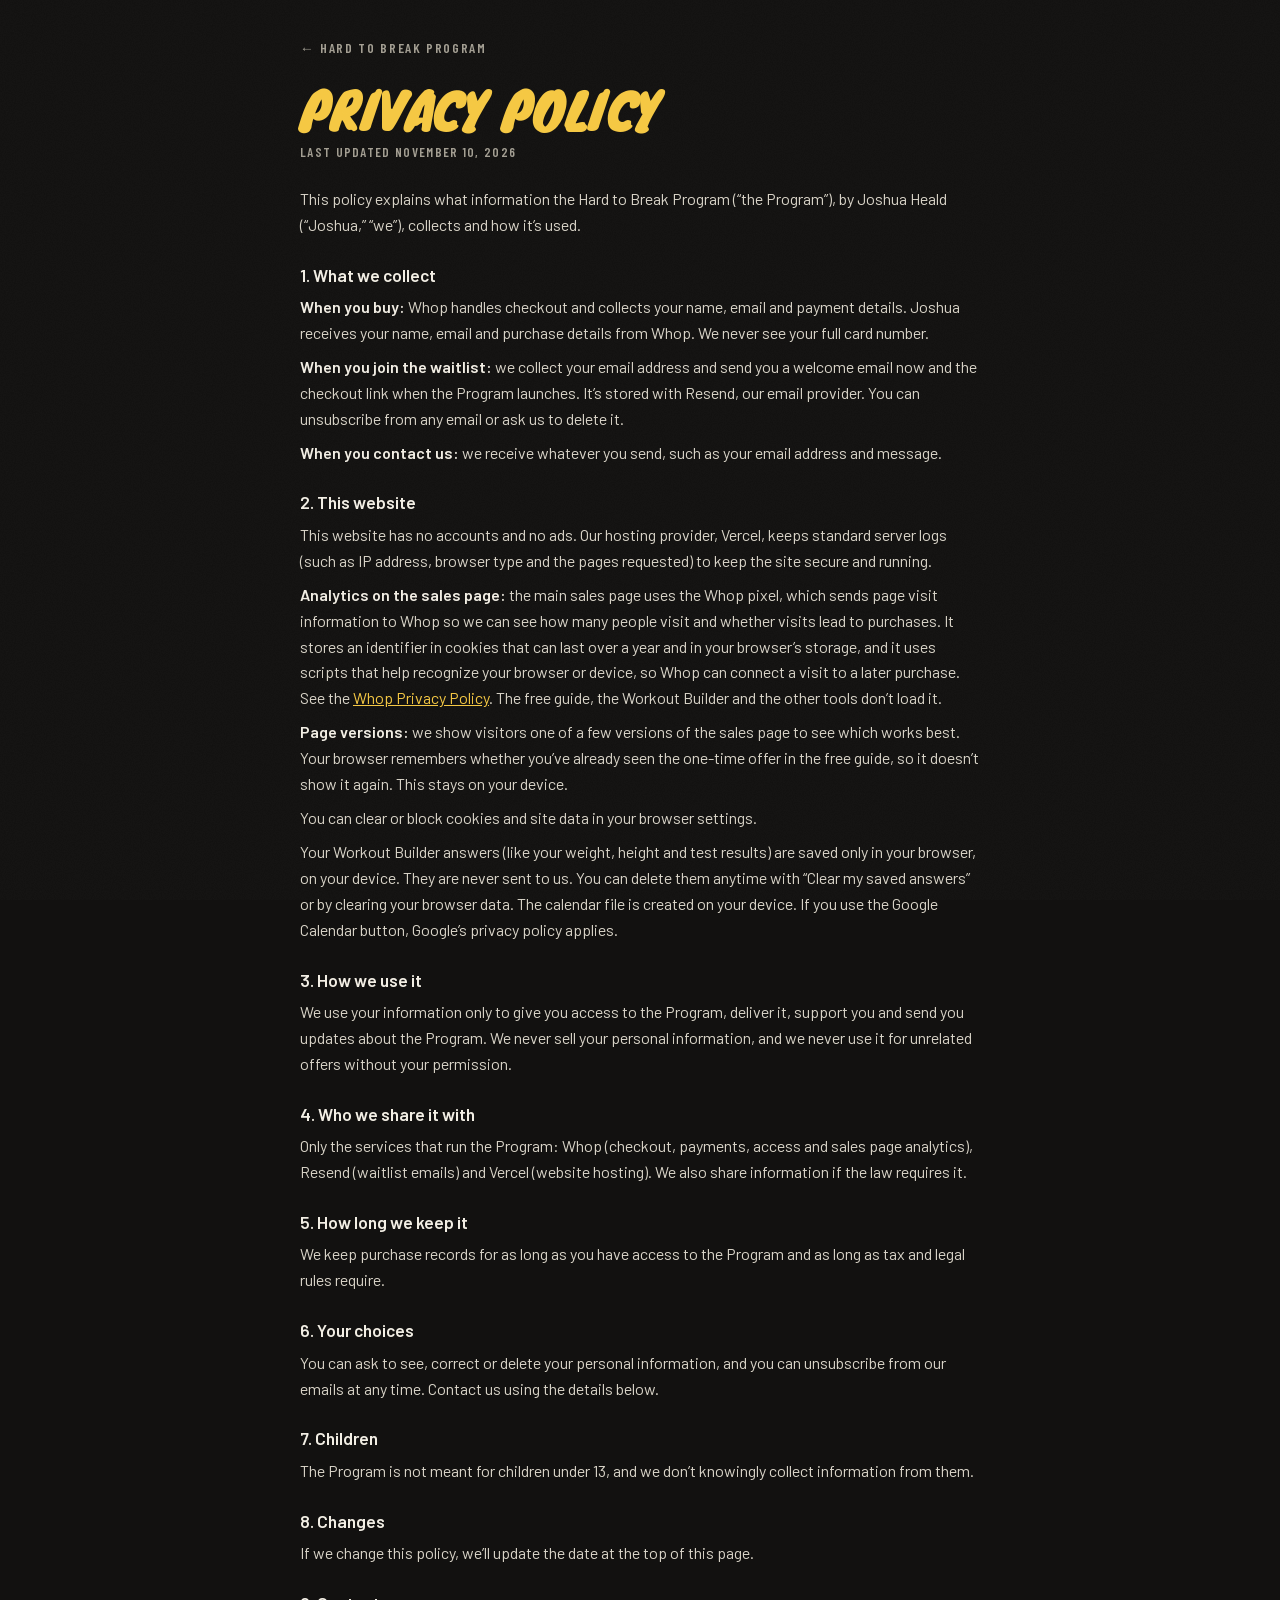
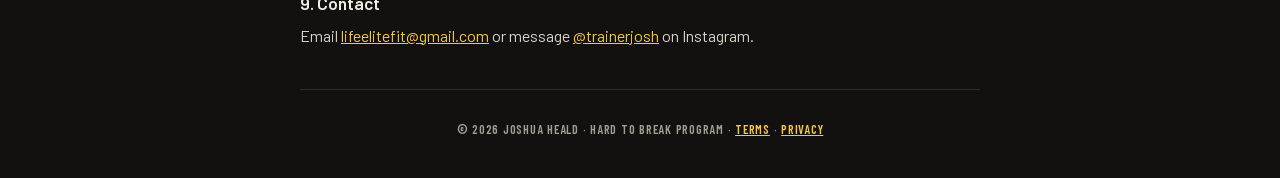
<file: public/privacy.html>
<!doctype html>
<html lang="en">
<head>
<meta charset="utf-8">
<meta name="viewport" content="width=device-width, initial-scale=1, viewport-fit=cover">
<meta name="theme-color" content="#121110">
<title>Privacy Policy · Hard to Break Program</title>
<link rel="icon" type="image/png" href="media/icon.png">
<link rel="stylesheet" href="styles.css">
</head>
<body>
<main class="legal wrap">
  <a class="back-home" href="/">← Hard to Break Program</a>
  <h1>Privacy Policy</h1>
  <p class="updated">Last updated November 10, 2026</p>
  <p>This policy explains what information the Hard to Break Program (&ldquo;the Program&rdquo;), by Joshua Heald (&ldquo;Joshua,&rdquo; &ldquo;we&rdquo;), collects and how it&rsquo;s used.</p>

  <h2>1. What we collect</h2>
  <p><b>When you buy:</b> Whop handles checkout and collects your name, email and payment details. Joshua receives your name, email and purchase details from Whop. We never see your full card number.</p>
  <p><b>When you join the waitlist:</b> we collect your email address and send you a welcome email now and the checkout link when the Program launches. It&rsquo;s stored with Resend, our email provider. You can unsubscribe from any email or ask us to delete it.</p>
  <p><b>When you contact us:</b> we receive whatever you send, such as your email address and message.</p>

  <h2>2. This website</h2>
  <p>This website has no accounts and no ads. Our hosting provider, Vercel, keeps standard server logs (such as IP address, browser type and the pages requested) to keep the site secure and running.</p>
  <p><b>Analytics on the sales page:</b> the main sales page uses the Whop pixel, which sends page visit information to Whop so we can see how many people visit and whether visits lead to purchases. It stores an identifier in cookies that can last over a year and in your browser&rsquo;s storage, and it uses scripts that help recognize your browser or device, so Whop can connect a visit to a later purchase. See the <a href="https://whop.com/privacy">Whop Privacy Policy</a>. The free guide, the Workout Builder and the other tools don&rsquo;t load it.</p>
  <p><b>Page versions:</b> we show visitors one of a few versions of the sales page to see which works best. Your browser remembers whether you&rsquo;ve already seen the one-time offer in the free guide, so it doesn&rsquo;t show it again. This stays on your device.</p>
  <p>You can clear or block cookies and site data in your browser settings.</p>
  <p>Your Workout Builder answers (like your weight, height and test results) are saved only in your browser, on your device. They are never sent to us. You can delete them anytime with &ldquo;Clear my saved answers&rdquo; or by clearing your browser data. The calendar file is created on your device. If you use the Google Calendar button, Google&rsquo;s privacy policy applies.</p>

  <h2>3. How we use it</h2>
  <p>We use your information only to give you access to the Program, deliver it, support you and send you updates about the Program. We never sell your personal information, and we never use it for unrelated offers without your permission.</p>

  <h2>4. Who we share it with</h2>
  <p>Only the services that run the Program: Whop (checkout, payments, access and sales page analytics), Resend (waitlist emails) and Vercel (website hosting). We also share information if the law requires it.</p>

  <h2>5. How long we keep it</h2>
  <p>We keep purchase records for as long as you have access to the Program and as long as tax and legal rules require.</p>

  <h2>6. Your choices</h2>
  <p>You can ask to see, correct or delete your personal information, and you can unsubscribe from our emails at any time. Contact us using the details below.</p>

  <h2>7. Children</h2>
  <p>The Program is not meant for children under 13, and we don&rsquo;t knowingly collect information from them.</p>

  <h2>8. Changes</h2>
  <p>If we change this policy, we&rsquo;ll update the date at the top of this page.</p>

  <h2>9. Contact</h2>
  <p>Email <a href="mailto:lifeelitefit@gmail.com">lifeelitefit@gmail.com</a> or message <a href="https://www.instagram.com/trainerjosh">@trainerjosh</a> on Instagram.</p>
</main>
<footer class="wrap">
  <p>© 2026 Joshua Heald · Hard to Break Program · <a href="/terms">Terms</a> · <a href="/privacy">Privacy</a></p>
</footer>
</body>
</html>
</file>
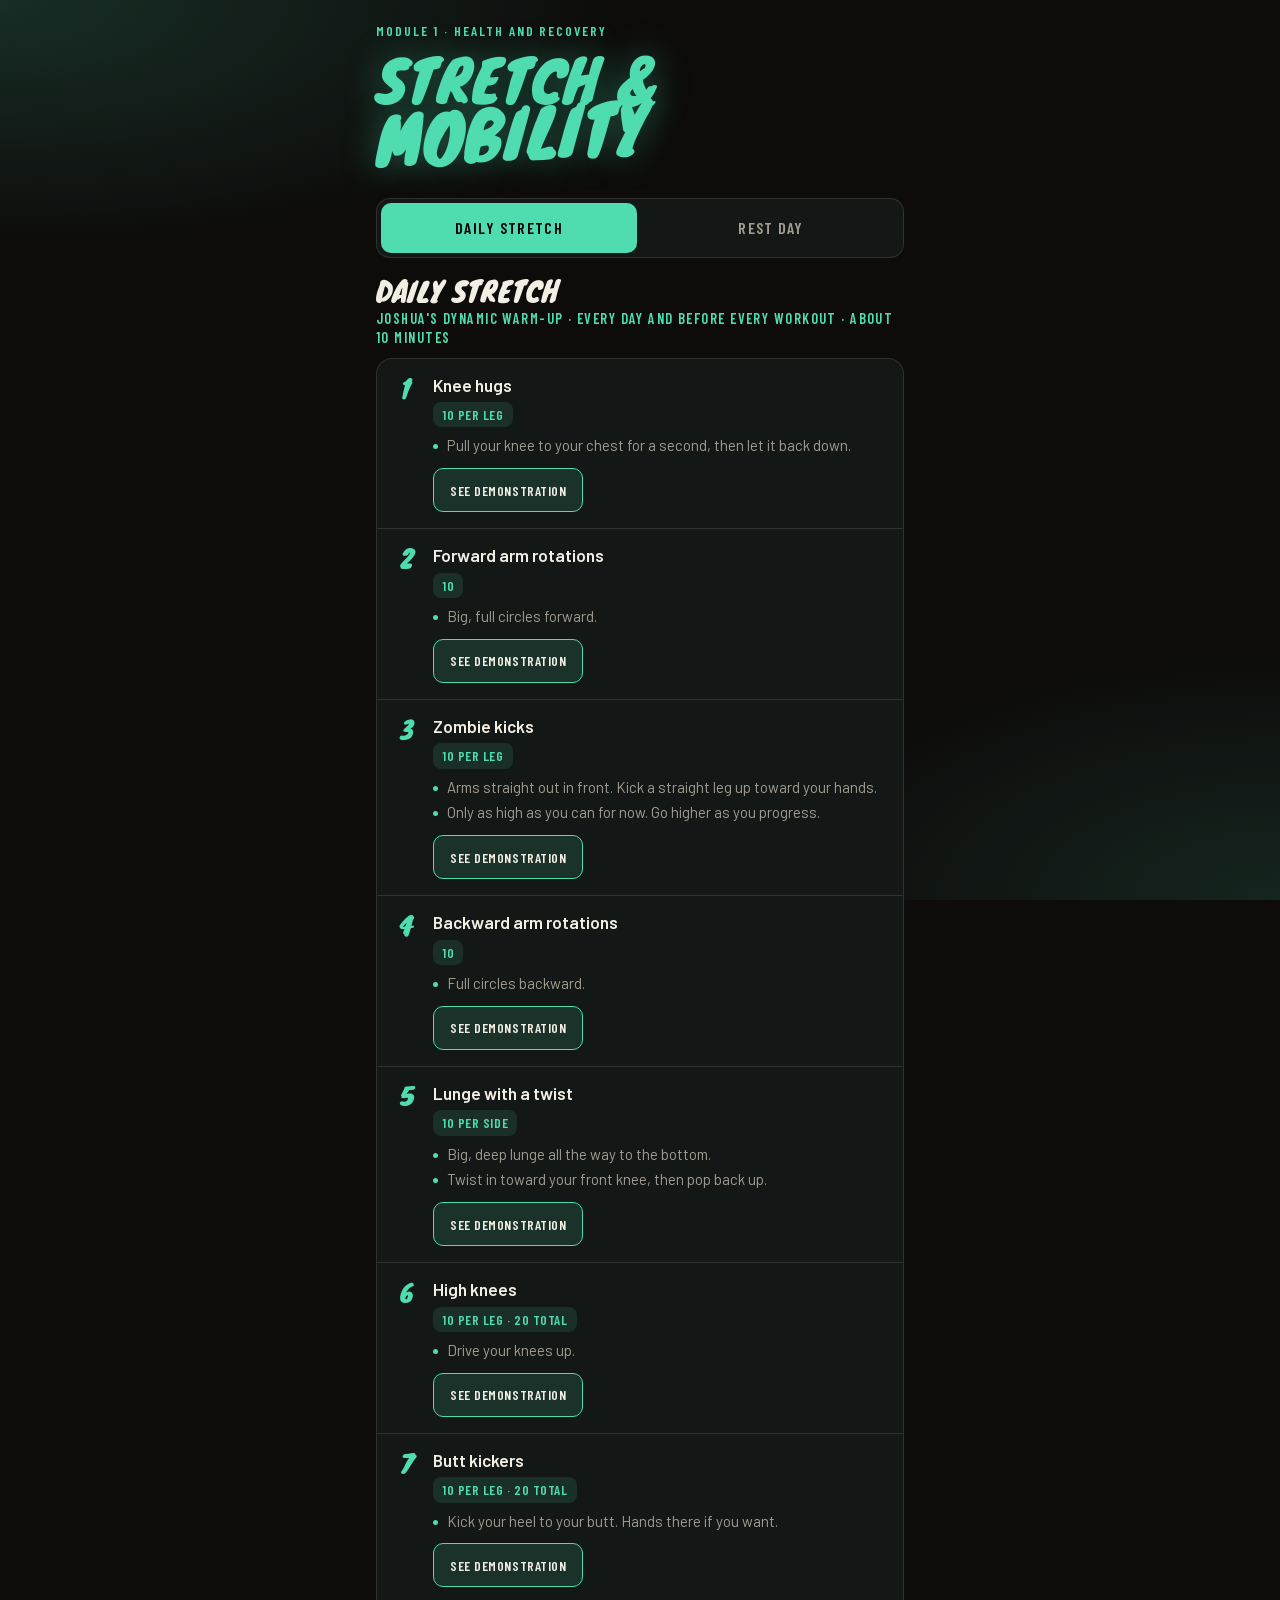
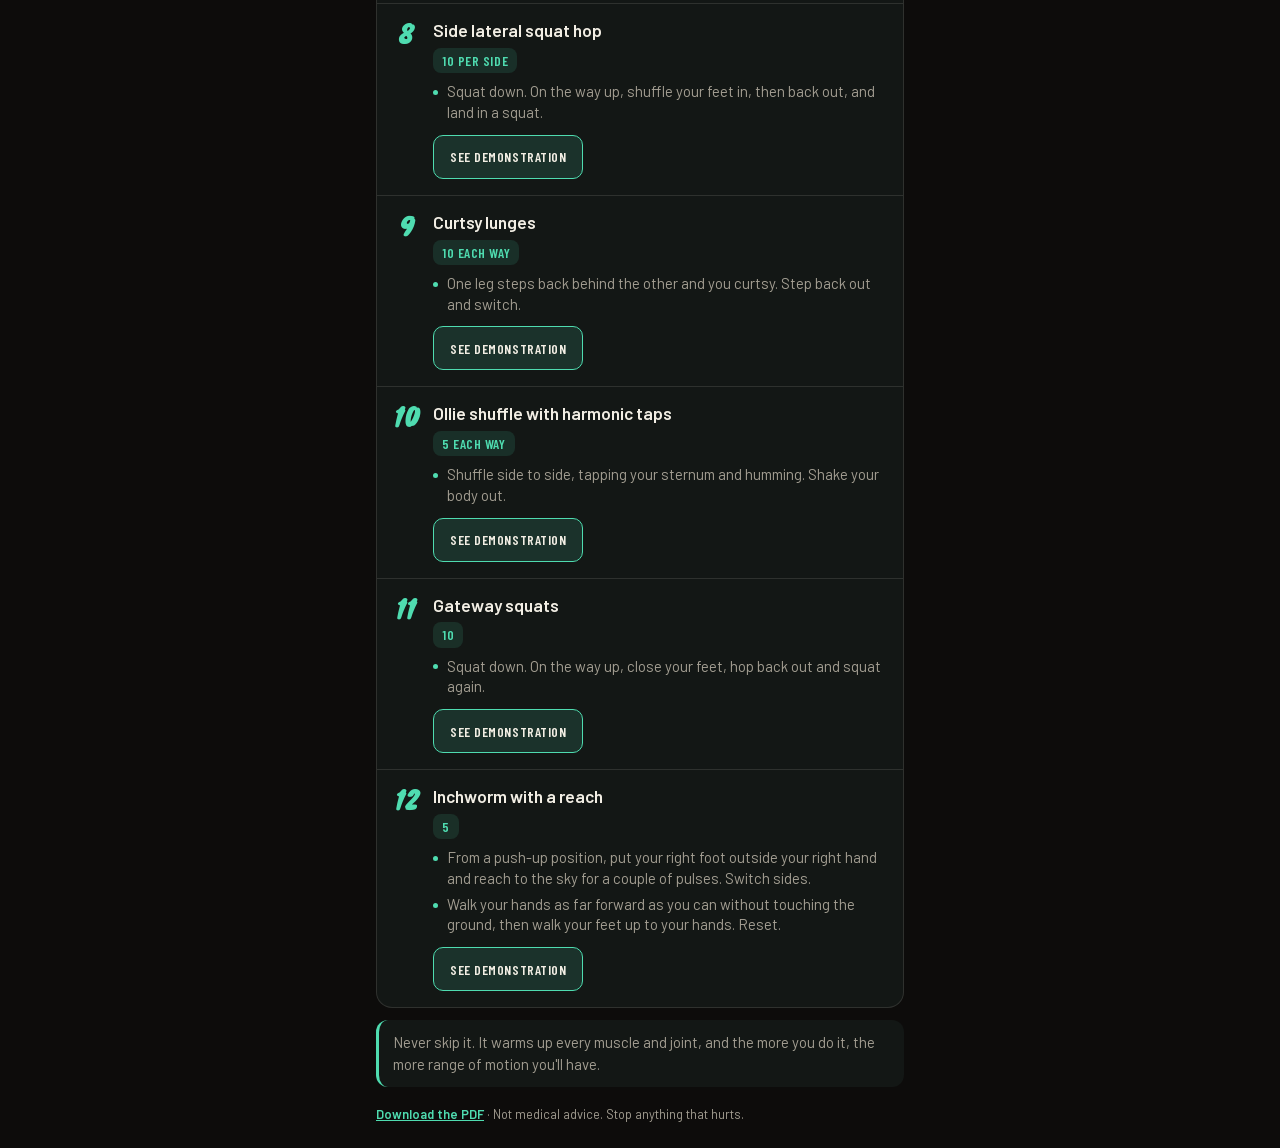
<file: public/recovery.html>
<!doctype html>
<html lang="en">
<head>
<meta charset="utf-8">
<meta name="viewport" content="width=device-width, initial-scale=1, viewport-fit=cover">
<meta name="theme-color" content="#000000">
<meta name="robots" content="noindex">
<title>Stretch &amp; Mobility · Hard 2 Break</title>
<link rel="icon" type="image/png" href="media/icon.png">
<link rel="preload" href="fonts/knewave.woff2" as="font" type="font/woff2" crossorigin>
<link rel="stylesheet" href="recovery.css">
</head>
<body>
<main>
  <header>
    <p class="top">Module 1 · Health and Recovery</p>
    <h1>Stretch &amp; <em>mobility</em></h1>
  </header>

  <div class="tabs" role="tablist">
    <button type="button" role="tab" aria-selected="true" data-tab="after">Daily stretch</button>
    <button type="button" role="tab" aria-selected="false" data-tab="rest">Rest day</button>
  </div>

  <!-- every step and number is from Joshua's lessons: daily stretch = his Dynamic Warm-Up (Module 1 lesson 4); rest day = M1, M2-3, M3-3, M4-1, M7-1, M8-3 -->
  <section class="routine" data-routine="after" role="tabpanel">
    <h2>Daily stretch</h2>
    <p class="when">Joshua's dynamic warm-up · every day and before every workout · about 10 minutes</p>
    <ol>
      <li class="step"><span class="n">1</span><div><b>Knee hugs</b><p class="dose">10 per leg</p><ul><li>Pull your knee to your chest for a second, then let it back down.</li></ul></div>
        <button type="button" class="demo" data-clip="dw-knee-hugs">See demonstration</button></li>
      <li class="step"><span class="n">2</span><div><b>Forward arm rotations</b><p class="dose">10</p><ul><li>Big, full circles forward.</li></ul></div>
        <button type="button" class="demo" data-clip="dw-forward-arm-rotations">See demonstration</button></li>
      <li class="step"><span class="n">3</span><div><b>Zombie kicks</b><p class="dose">10 per leg</p><ul><li>Arms straight out in front. Kick a straight leg up toward your hands.</li><li>Only as high as you can for now. Go higher as you progress.</li></ul></div>
        <button type="button" class="demo" data-clip="dw-zombie-kicks">See demonstration</button></li>
      <li class="step"><span class="n">4</span><div><b>Backward arm rotations</b><p class="dose">10</p><ul><li>Full circles backward.</li></ul></div>
        <button type="button" class="demo" data-clip="dw-backward-arm-rotations">See demonstration</button></li>
      <li class="step"><span class="n">5</span><div><b>Lunge with a twist</b><p class="dose">10 per side</p><ul><li>Big, deep lunge all the way to the bottom.</li><li>Twist in toward your front knee, then pop back up.</li></ul></div>
        <button type="button" class="demo" data-clip="dw-lunge-with-a-twist">See demonstration</button></li>
      <li class="step"><span class="n">6</span><div><b>High knees</b><p class="dose">10 per leg · 20 total</p><ul><li>Drive your knees up.</li></ul></div>
        <button type="button" class="demo" data-clip="dw-high-knees">See demonstration</button></li>
      <li class="step"><span class="n">7</span><div><b>Butt kickers</b><p class="dose">10 per leg · 20 total</p><ul><li>Kick your heel to your butt. Hands there if you want.</li></ul></div>
        <button type="button" class="demo" data-clip="dw-butt-kickers">See demonstration</button></li>
      <li class="step"><span class="n">8</span><div><b>Side lateral squat hop</b><p class="dose">10 per side</p><ul><li>Squat down. On the way up, shuffle your feet in, then back out, and land in a squat.</li></ul></div>
        <button type="button" class="demo" data-clip="dw-side-lateral-squat-hop">See demonstration</button></li>
      <li class="step"><span class="n">9</span><div><b>Curtsy lunges</b><p class="dose">10 each way</p><ul><li>One leg steps back behind the other and you curtsy. Step back out and switch.</li></ul></div>
        <button type="button" class="demo" data-clip="dw-curtsy">See demonstration</button></li>
      <li class="step"><span class="n">10</span><div><b>Ollie shuffle with harmonic taps</b><p class="dose">5 each way</p><ul><li>Shuffle side to side, tapping your sternum and humming. Shake your body out.</li></ul></div>
        <button type="button" class="demo" data-clip="dw-ollie-shuffle">See demonstration</button></li>
      <li class="step"><span class="n">11</span><div><b>Gateway squats</b><p class="dose">10</p><ul><li>Squat down. On the way up, close your feet, hop back out and squat again.</li></ul></div>
        <button type="button" class="demo" data-clip="dw-gateway-squat">See demonstration</button></li>
      <li class="step"><span class="n">12</span><div><b>Inchworm with a reach</b><p class="dose">5</p><ul><li>From a push-up position, put your right foot outside your right hand and reach to the sky for a couple of pulses. Switch sides.</li><li>Walk your hands as far forward as you can without touching the ground, then walk your feet up to your hands. Reset.</li></ul></div>
        <button type="button" class="demo" data-clip="dw-inchworm-with-a-reach">See demonstration</button></li>
    </ol>
    <p class="note">Never skip it. It warms up every muscle and joint, and the more you do it, the more range of motion you'll have.</p>
  </section>

  <section class="routine" data-routine="rest" role="tabpanel" hidden>
    <h2>Rest-day mobility</h2>
    <p class="when">On your rest days · about 40 minutes</p>
    <ol>
      <li class="step"><span class="n">1</span><div><b>Foam roll</b><p class="dose">About 1 minute per area</p><ul><li>Calves, hamstrings, quads, glutes, then your back.</li></ul></div></li>
      <li class="step"><span class="n">2</span><div><b>Straight leg stretch</b><p class="dose">4 rounds · 30s hold + 20s deeper · rest 30s</p><ul><li>Legs straight, knees pushed back. 30s where you first feel it, then 20s a little deeper.</li><li>Shake out between rounds. Each round starts where the last one ended.</li></ul></div>
        <button type="button" class="demo" data-clip="m7-straight-leg-stretch-protocol">See demonstration</button></li>
      <li class="step"><span class="n">3</span><div><b>Cossack squats</b><p class="dose">3 × 15 · rest 90s</p><ul><li>Wide base. Sit all the way down to one side, then the other.</li><li>Your heel stays on the ground at the bottom. Hold a band if you need help.</li></ul></div>
        <button type="button" class="demo" data-clip="m2-cossack-squats">See demonstration</button></li>
      <li class="step"><span class="n">4</span><div><b>Deep lunges</b><p class="dose">3 × 15 per leg · rest 90s</p><ul><li>Take a big step so your back leg stretches long.</li><li>Come down slow until your knee is just above the ground, then press back up.</li></ul></div>
        <button type="button" class="demo" data-clip="m2-deep-lunges">See demonstration</button></li>
      <li class="step"><span class="n">5</span><div><b>Narrow squats</b><p class="dose">3 × 15 · rest 90s</p><ul><li>Feet all the way together. Squat until you&#x27;re sitting all the way down.</li><li>Hold a band if you can&#x27;t get 15 yet.</li></ul></div>
        <button type="button" class="demo" data-clip="m2-narrow-squats">See demonstration</button></li>
      <li class="step"><span class="n">6</span><div><b>Compression raises</b><p class="dose">3 × 10 · rest 90s</p><ul><li>Sit with your legs straight and your hands by your knees.</li><li>Lift your legs as high as you can, then lower them.</li></ul></div>
        <button type="button" class="demo" data-clip="r-compression-raises">See demonstration</button></li>
      <li class="step"><span class="n">7</span><div><b>Elevated pike hold</b><p class="dose">3 × 30s · rest 90s</p><ul><li>Feet up on a bench, hands on the ground, hips high.</li><li>Push the ground away and look at your feet. Keep your legs straight.</li></ul></div>
        <button type="button" class="demo" data-clip="m4-elevated-pike-hold">See demonstration</button></li>
      <li class="step"><span class="n">8</span><div><b>Tucked German hang</b><p class="dose">3 × 15s · rest 90s</p><ul><li>Chalk up and use a full grip. Bring your knees to your chest and rotate through.</li><li>Keep your knees tucked and hold. Once 3 × 15s is easy, extend your legs.</li></ul></div>
        <button type="button" class="demo" data-clip="r-tucked-german-hang">See demonstration</button></li>
    </ol>
  </section>

  <p class="fine"><a href="recovery/hard-2-break-stretch-and-mobility.pdf" download>Download the PDF</a> · Not medical advice. Stop anything that hurts.</p>
</main>

<dialog class="player" data-player aria-label="Exercise video">
  <button class="x" type="button" data-close aria-label="Close">×</button>
  <video muted loop playsinline autoplay data-video></video>
  <h3 data-name></h3>
</dialog>

<script src="recovery.js"></script>
</body>
</html>
</file>
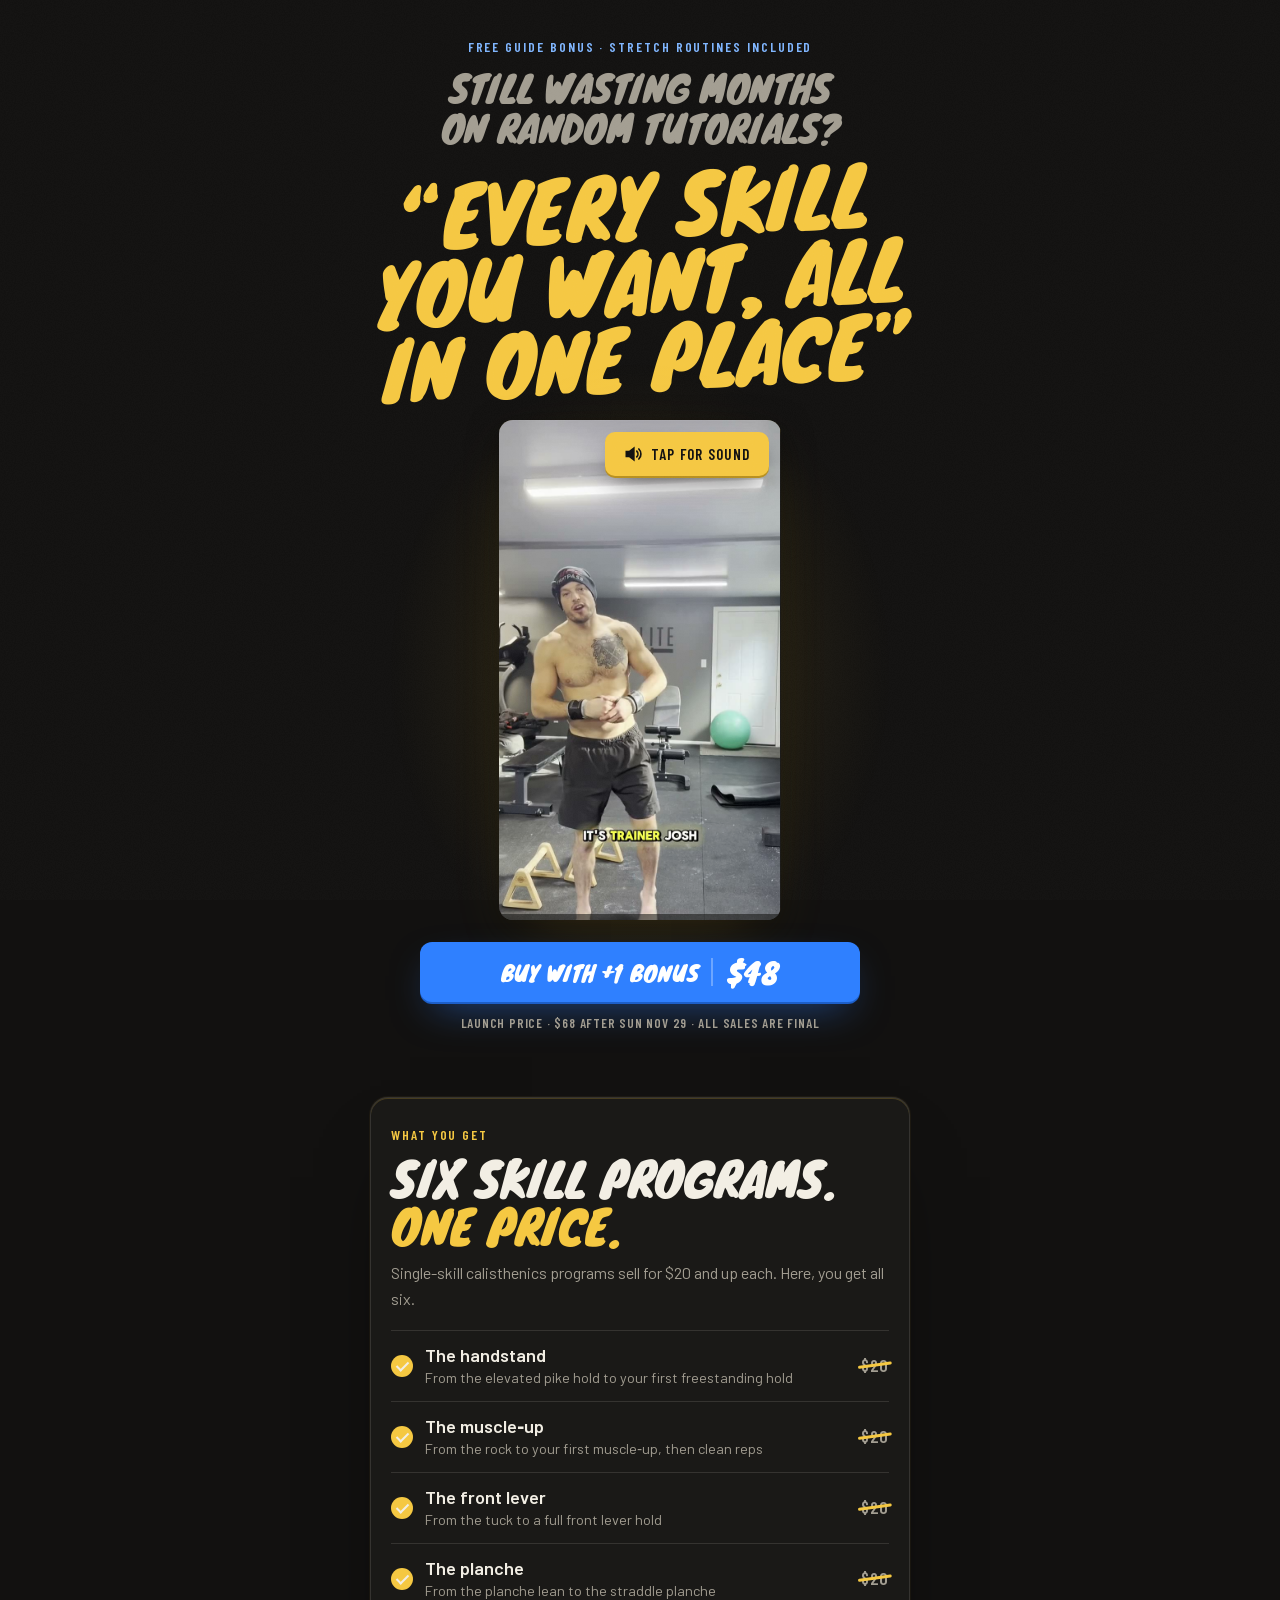
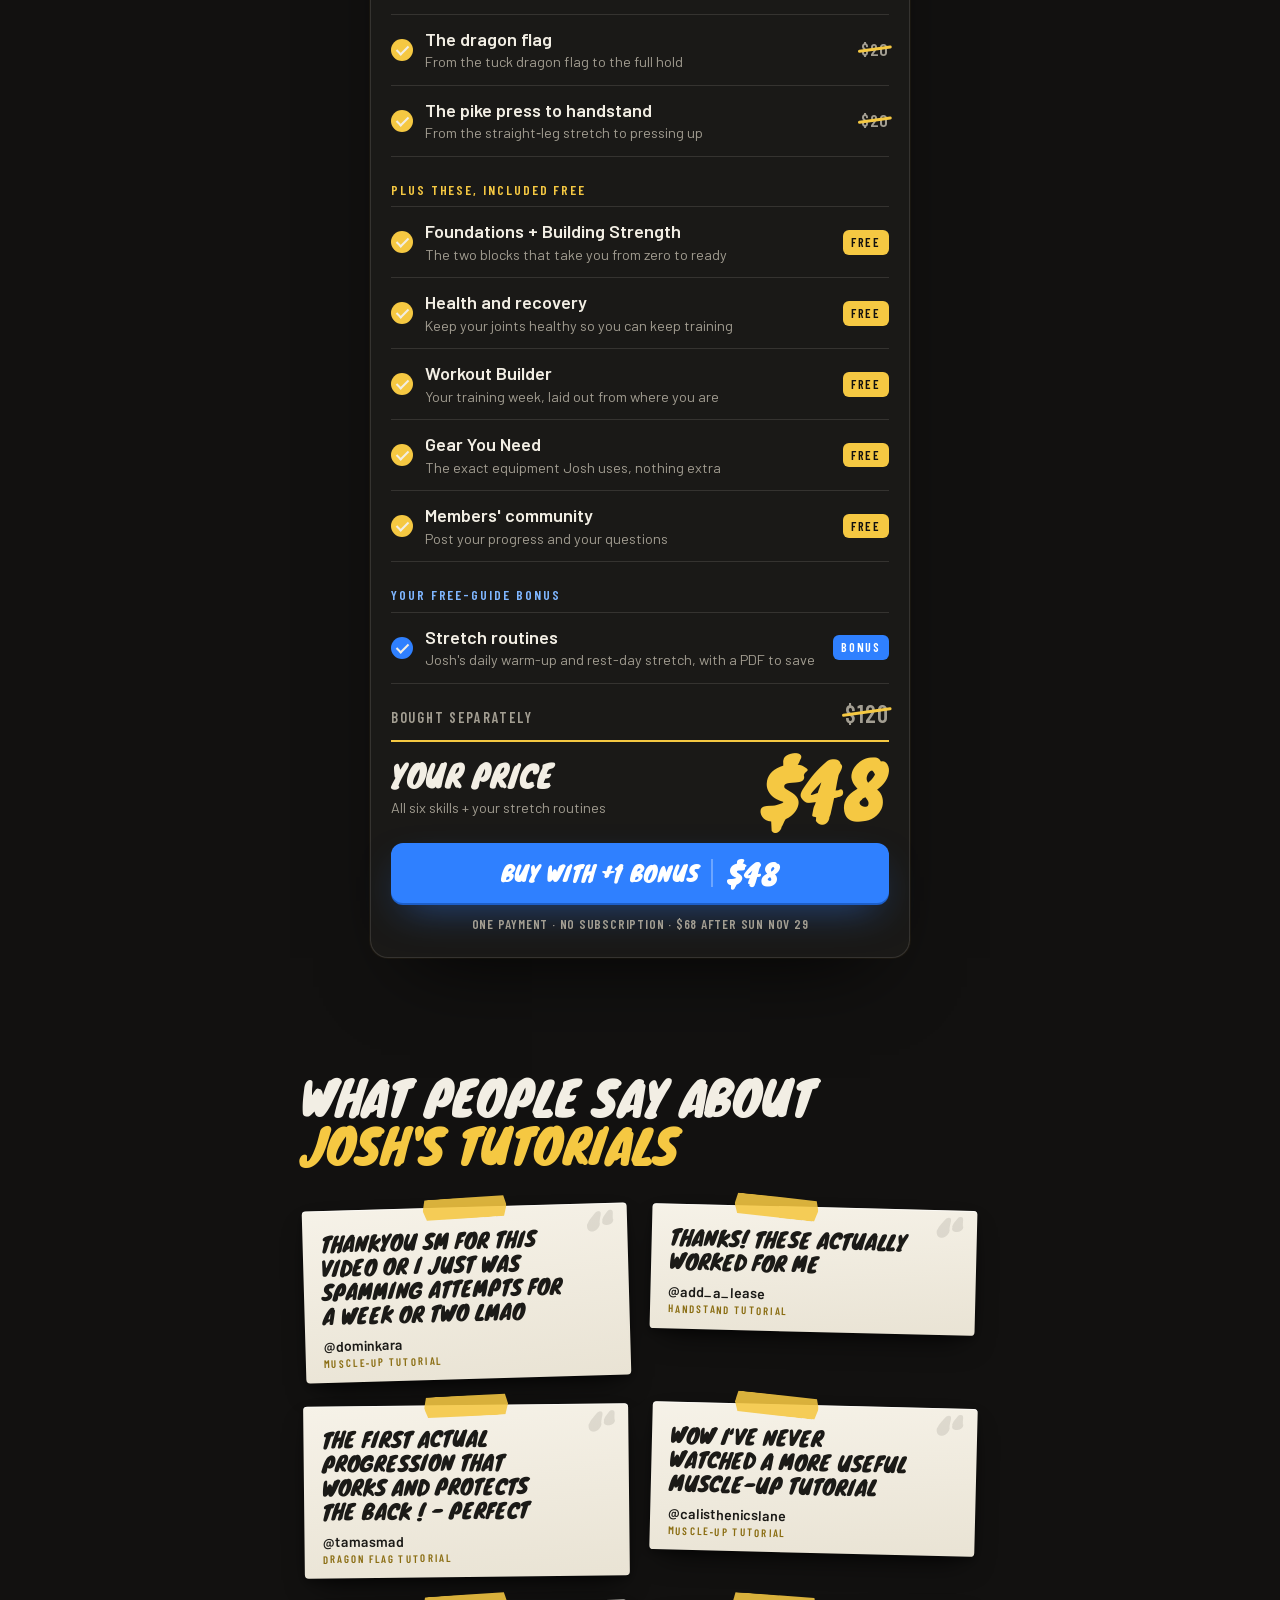
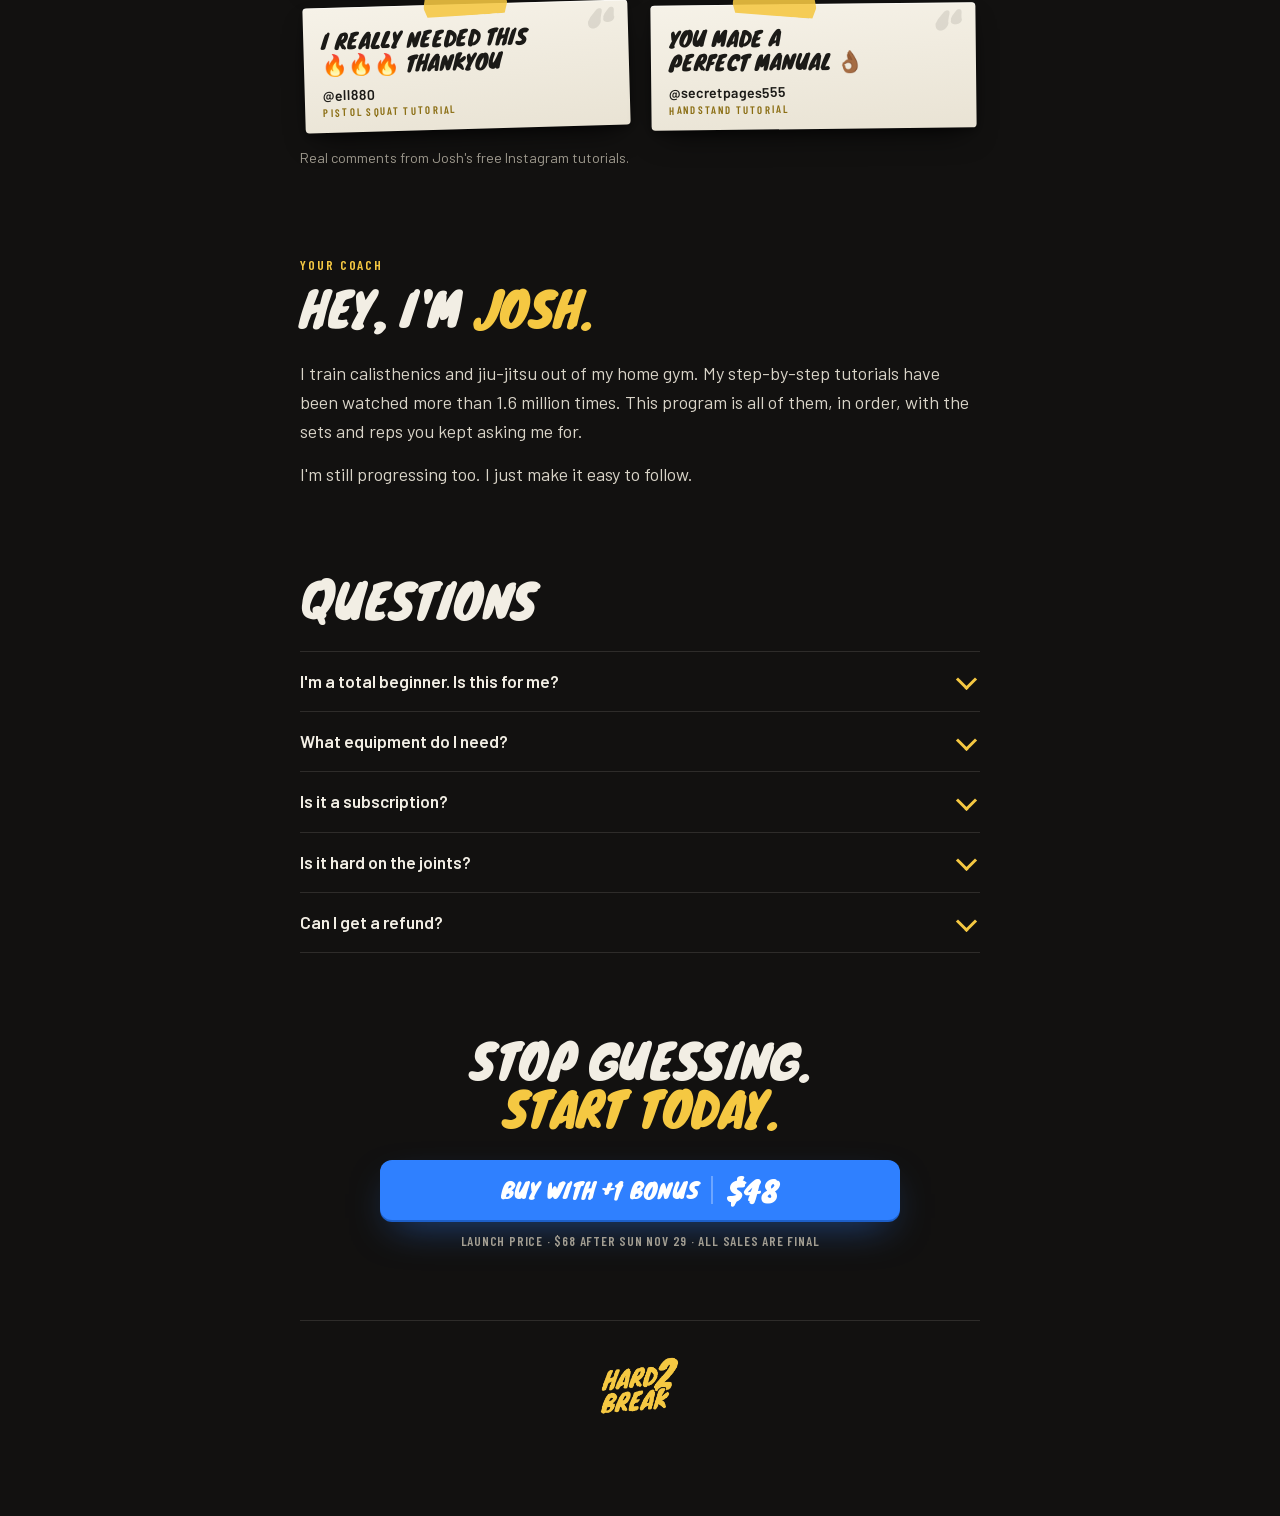
<file: public/stretch.html>
<!doctype html>
<html lang="en">
<head>
<meta charset="utf-8">
<meta name="viewport" content="width=device-width, initial-scale=1, viewport-fit=cover">
<meta name="theme-color" content="#121110">
<title>Hard 2 Break · Free stretch routines</title>
<meta name="robots" content="noindex">
<meta name="description" content="Stop wasting months on random tutorials. Josh Heald's step-by-step program: six calisthenics skills, every step from zero, with the exact sets, reps and milestones. All in one place.">
<meta property="og:title" content="Hard 2 Break · Josh Heald">
<meta property="og:description" content="Six calisthenics skills, every step from zero, all in one place.">
<link rel="icon" type="image/png" href="media/icon.png">
<link rel="apple-touch-icon" href="media/icon.png">
<link rel="preload" href="fonts/knewave.woff2" as="font" type="font/woff2" crossorigin>
<link rel="preload" href="fonts/barlow-400.woff2" as="font" type="font/woff2" crossorigin>
<link rel="stylesheet" href="styles.css?v=4">
<link rel="stylesheet" href="home.css?v=8">
<script src="whop-pixel.js"></script>
<script src="page-track.js"></script>
</head>
<body class="home gd" data-track="guide_page" data-plan="plan_QEyMeXVQDgVlu">

<main>

  <!-- 1. The offer -->
  <section class="offer wrap">
    <p class="eyebrow rise blue-text">Free guide bonus · Stretch routines included</p>
    <h1 class="rise">Still wasting months on random tutorials?<em>&ldquo;Every skill you want, all in one place&rdquo;</em></h1>
  </section>

  <!-- 2. The VSL -->
  <section class="vsl wrap rise" aria-label="Josh's video">
    <div class="frame">
      <!-- vsl.js starts it with sound when the browser allows, otherwise muted with "Tap for sound" -->
      <video data-vsl src="media/promo.mp4" poster="media/promo-poster.jpg" playsinline webkit-playsinline preload="metadata"></video>
      <button class="sound" type="button" data-sound hidden><svg viewBox="0 0 24 24" aria-hidden="true"><path d="M4 9v6h4l5 4V5L8 9H4z"/><path d="M16.5 8.5a5 5 0 0 1 0 7M19 6a8.5 8.5 0 0 1 0 12" fill="none"/></svg><span>Tap for sound</span></button>
      <div class="vbar" aria-hidden="true"><i data-vbar></i></div>
    </div>
  </section>

  <!-- 3. Buy -->
  <section class="buy wrap rise" id="buy">
    <a class="cta" href="https://whop.com/checkout/plan_QEyMeXVQDgVlu">Buy with +1 bonus <span>$48</span></a>
    <p class="micro">Launch price · $68 after Sun Nov 29 · All sales are final</p>
  </section>

  <!-- 4. Value stack, with the buy button right under the price -->
  <section class="stack wrap" aria-labelledby="stack-h">
    <p class="eyebrow">What you get</p>
    <h2 id="stack-h">Six skill programs. <em>One price.</em></h2>
    <p class="stack-lead">Single-skill calisthenics programs sell for $20 and up each. Here, you get all six.</p>
    <ul class="ledger">
      <li><i aria-hidden="true"></i><div><b>The handstand</b><small>From the elevated pike hold to your first freestanding hold</small></div><s>$20</s></li>
      <li><i aria-hidden="true"></i><div><b>The muscle&#8209;up</b><small>From the rock to your first muscle&#8209;up, then clean reps</small></div><s>$20</s></li>
      <li><i aria-hidden="true"></i><div><b>The front lever</b><small>From the tuck to a full front lever hold</small></div><s>$20</s></li>
      <li><i aria-hidden="true"></i><div><b>The planche</b><small>From the planche lean to the straddle planche</small></div><s>$20</s></li>
      <li><i aria-hidden="true"></i><div><b>The dragon flag</b><small>From the tuck dragon flag to the full hold</small></div><s>$20</s></li>
      <li><i aria-hidden="true"></i><div><b>The pike press to handstand</b><small>From the straight&#8209;leg stretch to pressing up</small></div><s>$20</s></li>
    </ul>
    <p class="eyebrow bonus-h">Plus these, included free</p>
    <ul class="ledger bonus">
      <li><i aria-hidden="true"></i><div><b>Foundations + Building Strength</b><small>The two blocks that take you from zero to ready</small></div><em>Free</em></li>
      <li><i aria-hidden="true"></i><div><b>Health and recovery</b><small>Keep your joints healthy so you can keep training</small></div><em>Free</em></li>
      <li><i aria-hidden="true"></i><div><b>Workout Builder</b><small>Your training week, laid out from where you are</small></div><em>Free</em></li>
      <li><i aria-hidden="true"></i><div><b>Gear You Need</b><small>The exact equipment Josh uses, nothing extra</small></div><em>Free</em></li>
      <li><i aria-hidden="true"></i><div><b>Members' community</b><small>Post your progress and your questions</small></div><em>Free</em></li>
    </ul>
    <p class="eyebrow bonus-h blue-text">Your free-guide bonus</p>
    <ul class="ledger bonus blue">
      <li><i aria-hidden="true"></i><div><b>Stretch routines</b><small>Josh's daily warm-up and rest-day stretch, with a PDF to save</small></div><em>Bonus</em></li>
    </ul>
    <div class="sum"><span>Bought separately</span><s>$120</s></div>
    <div class="total">
      <div><span>Your price</span><small>All six skills + your stretch routines</small></div>
      <b>$48</b>
    </div>
    <a class="cta stack-cta" href="https://whop.com/checkout/plan_QEyMeXVQDgVlu">Buy with +1 bonus <span>$48</span></a>
    <p class="micro">One payment · No subscription · $68 after Sun Nov 29</p>
  </section>

  <!-- 5. Real comments from his free Instagram tutorials (scraped 2026-11-18; wording untouched, sources in the vault Demand note) -->
  <section class="block wrap said" aria-labelledby="said-h">
    <p class="eyebrow">From the comments</p>
    <h2 id="said-h">What people say about <em>Josh's tutorials</em></h2>
    <ul class="comments">
      <li><i aria-hidden="true">D</i><div><b>@dominkara</b><p>Thankyou sm for this video or I just was spamming attempts for a week or two lmao</p><small>Muscle&#8209;up tutorial</small></div></li>
      <li><i aria-hidden="true">A</i><div><b>@add_a_lease</b><p>Thanks! These actually worked for me</p><small>Handstand tutorial</small></div></li>
      <li><i aria-hidden="true">T</i><div><b>@tamasmad</b><p>The first actual progression that works and protects the back ! - perfect</p><small>Dragon flag tutorial</small></div></li>
      <li><i aria-hidden="true">C</i><div><b>@calisthenicslane</b><p>Wow I&lsquo;ve never watched a more useful muscle-up tutorial</p><small>Muscle&#8209;up tutorial</small></div></li>
      <li><i aria-hidden="true">E</i><div><b>@ell880</b><p>I really needed this 🔥🔥🔥 thankyou</p><small>Pistol squat tutorial</small></div></li>
      <li><i aria-hidden="true">S</i><div><b>@secretpages555</b><p>You made a perfect manual 👌🏾</p><small>Handstand tutorial</small></div></li>
    </ul>
    <p class="said-note">Real comments from Josh's free Instagram tutorials.</p>
  </section>

  <section class="block wrap josh s-josh">
    <div>
      <p class="eyebrow">Your coach</p>
      <h2>Hey, I'm <em>Josh.</em></h2>
      <p>I train calisthenics and jiu-jitsu out of my home gym. My step-by-step tutorials have been watched more than 1.6 million times. This program is all of them, in order, with the sets and reps you kept asking me for.</p>
      <p>I'm still progressing too. I just make it easy to follow.</p>
    </div>
  </section>

  <section class="block wrap s-faq">
    <h2>Questions</h2>
    <div class="faq">
      <details><summary>I'm a total beginner. Is this for me?</summary><p>Yes. Start with Foundations, even if that means hanging from the bar for a minute. Every skill builds from there.</p></details>
      <details><summary>What equipment do I need?</summary><p>A pull-up bar and resistance bands get you started. Parallettes or dip bars help, and one muscle-up drill uses a cable machine. The Gear You Need list inside shows exactly what Josh uses.</p></details>
      <details><summary>Is it a subscription?</summary><p>No. One payment, and you get instant access on Whop. Watch on your phone, at the gym or at home.</p></details>
      <details><summary>Is it hard on the joints?</summary><p>The milestones are there so you don't rush a step your body isn't ready for. If you have an injury, check with a doctor first. This isn't medical advice.</p></details>
      <details><summary>Can I get a refund?</summary><p>All sales are final.</p></details>
    </div>
  </section>

  <section class="final wrap">
    <h2>Stop guessing. <em>Start today.</em></h2>
    <a class="cta" href="https://whop.com/checkout/plan_QEyMeXVQDgVlu">Buy with +1 bonus <span>$48</span></a>
    <p class="micro">Launch price · $68 after Sun Nov 29 · All sales are final</p>
  </section>

</main>

<a class="sticky" href="https://whop.com/checkout/plan_QEyMeXVQDgVlu" aria-hidden="true" tabindex="-1">Buy with +1 bonus <span>$48</span></a>

<footer class="wrap">
  <img src="media/logo.png" width="640" height="529" alt="" loading="lazy">
  <p>© 2026 Josh Heald · Hard to Break Program · All sales are final · Not medical advice.</p>
  <p class="legal-links"><a href="/terms">Terms of Use</a> · <a href="/privacy">Privacy Policy</a></p>
</footer>

<script src="inapp.js?v=3"></script>
<script src="vsl.js?v=3"></script>
<script src="app.js?v=4"></script>
</body>
</html>
</file>
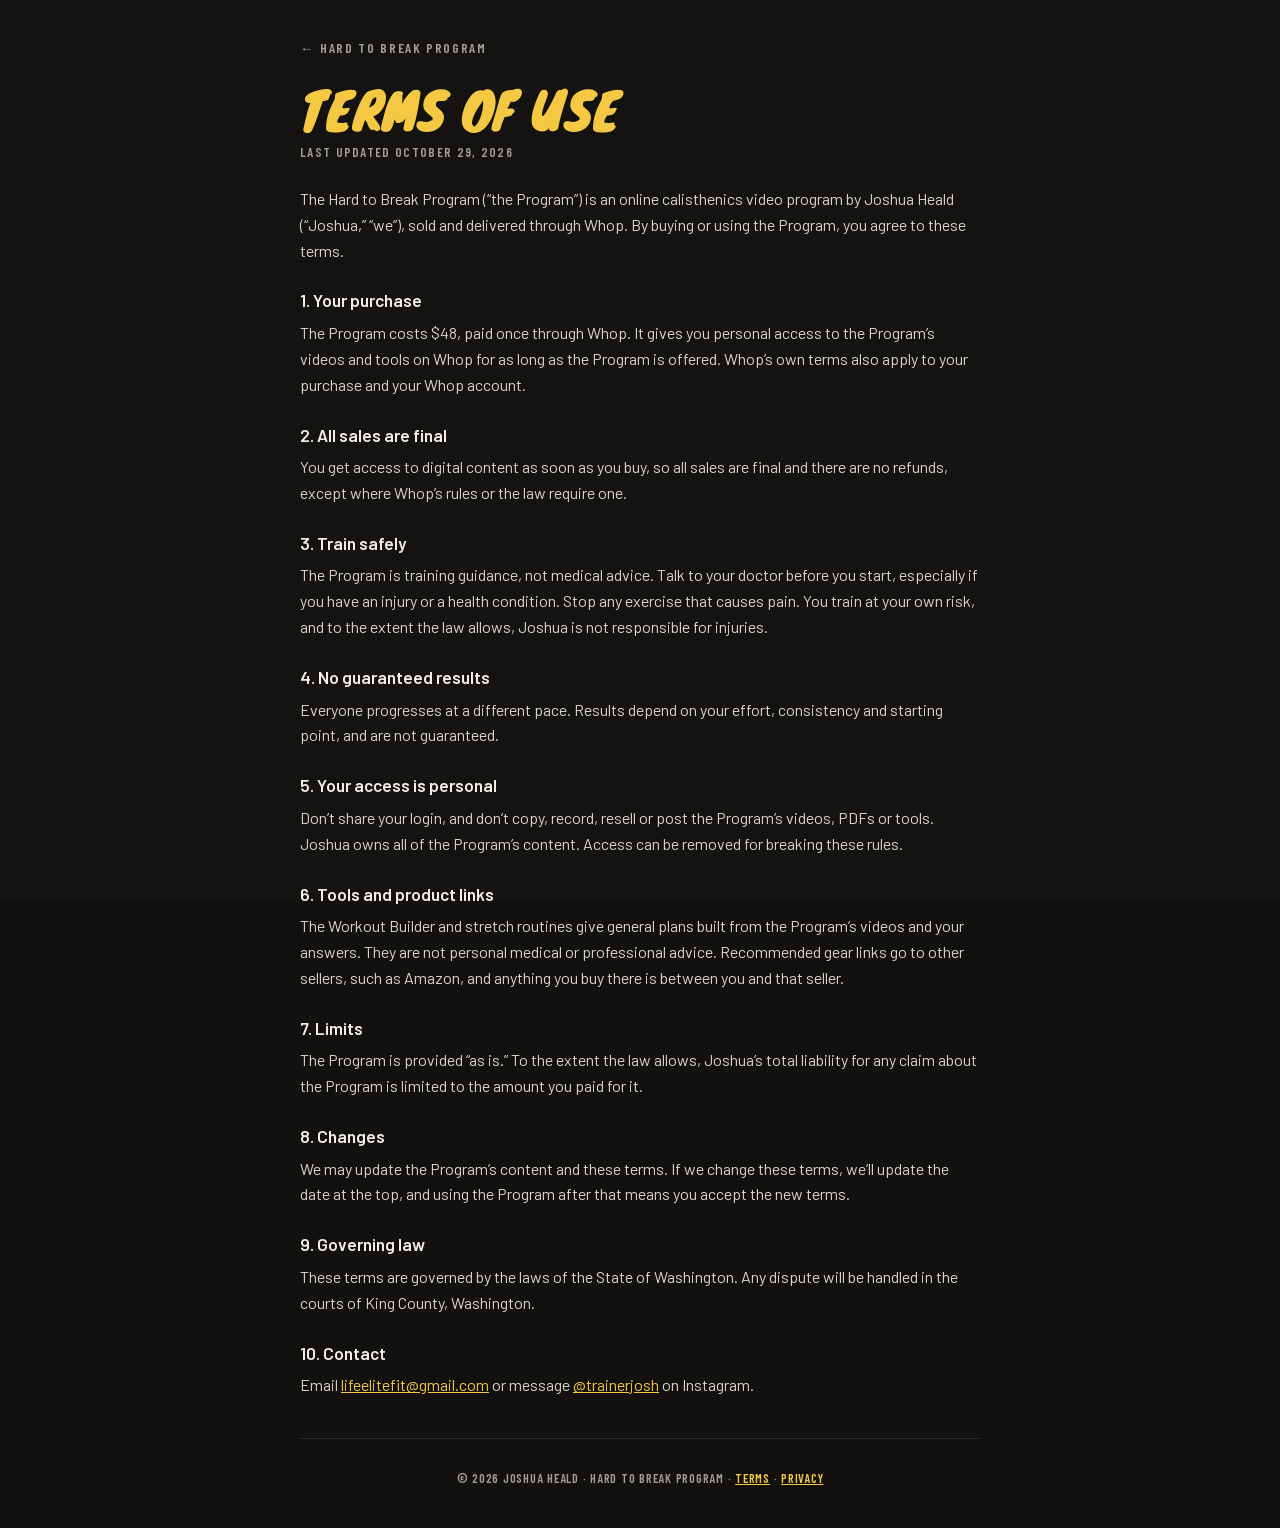
<file: public/terms.html>
<!doctype html>
<html lang="en">
<head>
<meta charset="utf-8">
<meta name="viewport" content="width=device-width, initial-scale=1, viewport-fit=cover">
<meta name="theme-color" content="#121110">
<title>Terms of Use · Hard to Break Program</title>
<link rel="icon" type="image/png" href="media/icon.png">
<link rel="stylesheet" href="styles.css">
</head>
<body>
<main class="legal wrap">
  <a class="back-home" href="/">← Hard to Break Program</a>
  <h1>Terms of Use</h1>
  <p class="updated">Last updated October 29, 2026</p>
  <p>The Hard to Break Program (&ldquo;the Program&rdquo;) is an online calisthenics video program by Joshua Heald (&ldquo;Joshua,&rdquo; &ldquo;we&rdquo;), sold and delivered through Whop. By buying or using the Program, you agree to these terms.</p>

  <h2>1. Your purchase</h2>
  <p>The Program costs $48, paid once through Whop. It gives you personal access to the Program&rsquo;s videos and tools on Whop for as long as the Program is offered. Whop&rsquo;s own terms also apply to your purchase and your Whop account.</p>

  <h2>2. All sales are final</h2>
  <p>You get access to digital content as soon as you buy, so all sales are final and there are no refunds, except where Whop&rsquo;s rules or the law require one.</p>

  <h2>3. Train safely</h2>
  <p>The Program is training guidance, not medical advice. Talk to your doctor before you start, especially if you have an injury or a health condition. Stop any exercise that causes pain. You train at your own risk, and to the extent the law allows, Joshua is not responsible for injuries.</p>

  <h2>4. No guaranteed results</h2>
  <p>Everyone progresses at a different pace. Results depend on your effort, consistency and starting point, and are not guaranteed.</p>

  <h2>5. Your access is personal</h2>
  <p>Don&rsquo;t share your login, and don&rsquo;t copy, record, resell or post the Program&rsquo;s videos, PDFs or tools. Joshua owns all of the Program&rsquo;s content. Access can be removed for breaking these rules.</p>

  <h2>6. Tools and product links</h2>
  <p>The Workout Builder and stretch routines give general plans built from the Program&rsquo;s videos and your answers. They are not personal medical or professional advice. Recommended gear links go to other sellers, such as Amazon, and anything you buy there is between you and that seller.</p>

  <h2>7. Limits</h2>
  <p>The Program is provided &ldquo;as is.&rdquo; To the extent the law allows, Joshua&rsquo;s total liability for any claim about the Program is limited to the amount you paid for it.</p>

  <h2>8. Changes</h2>
  <p>We may update the Program&rsquo;s content and these terms. If we change these terms, we&rsquo;ll update the date at the top, and using the Program after that means you accept the new terms.</p>

  <h2>9. Governing law</h2>
  <p>These terms are governed by the laws of the State of Washington. Any dispute will be handled in the courts of King County, Washington.</p>

  <h2>10. Contact</h2>
  <p>Email <a href="mailto:lifeelitefit@gmail.com">lifeelitefit@gmail.com</a> or message <a href="https://www.instagram.com/trainerjosh">@trainerjosh</a> on Instagram.</p>
</main>
<footer class="wrap">
  <p>© 2026 Joshua Heald · Hard to Break Program · <a href="/terms">Terms</a> · <a href="/privacy">Privacy</a></p>
</footer>
</body>
</html>
</file>
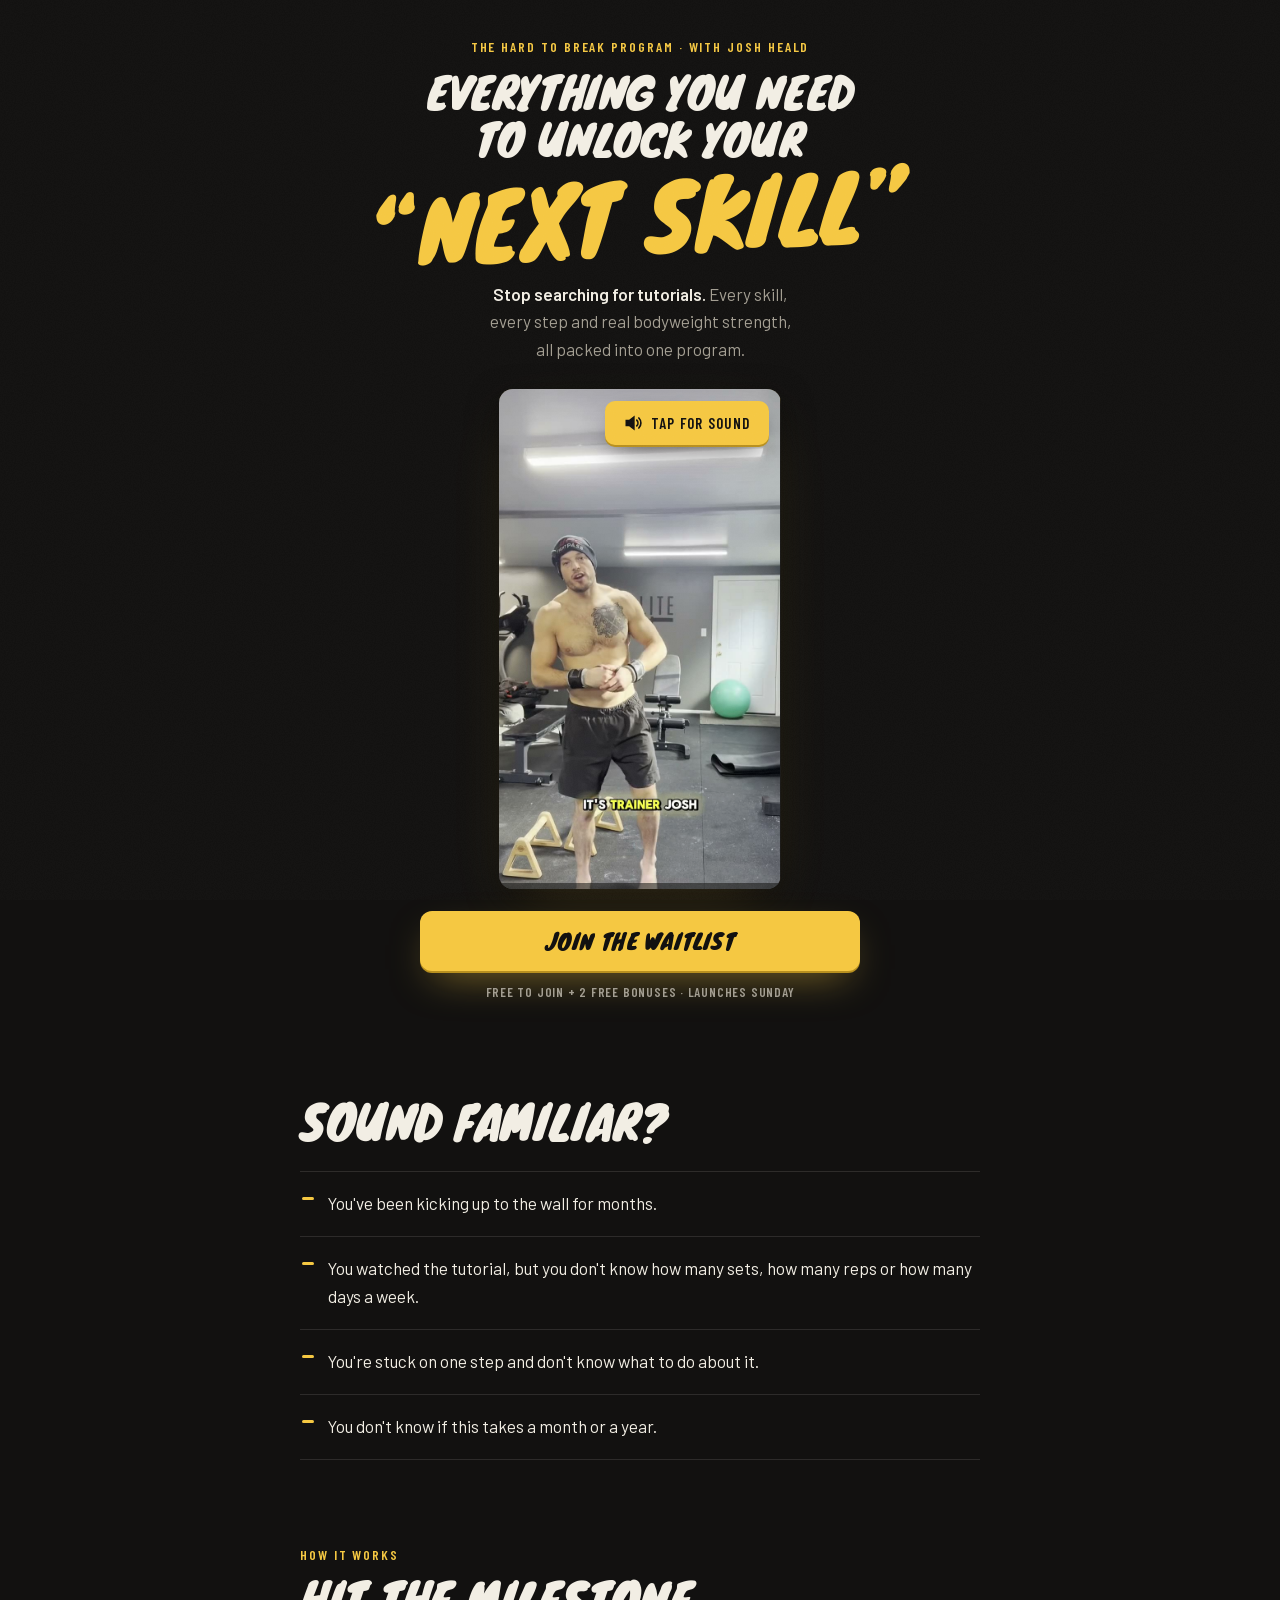
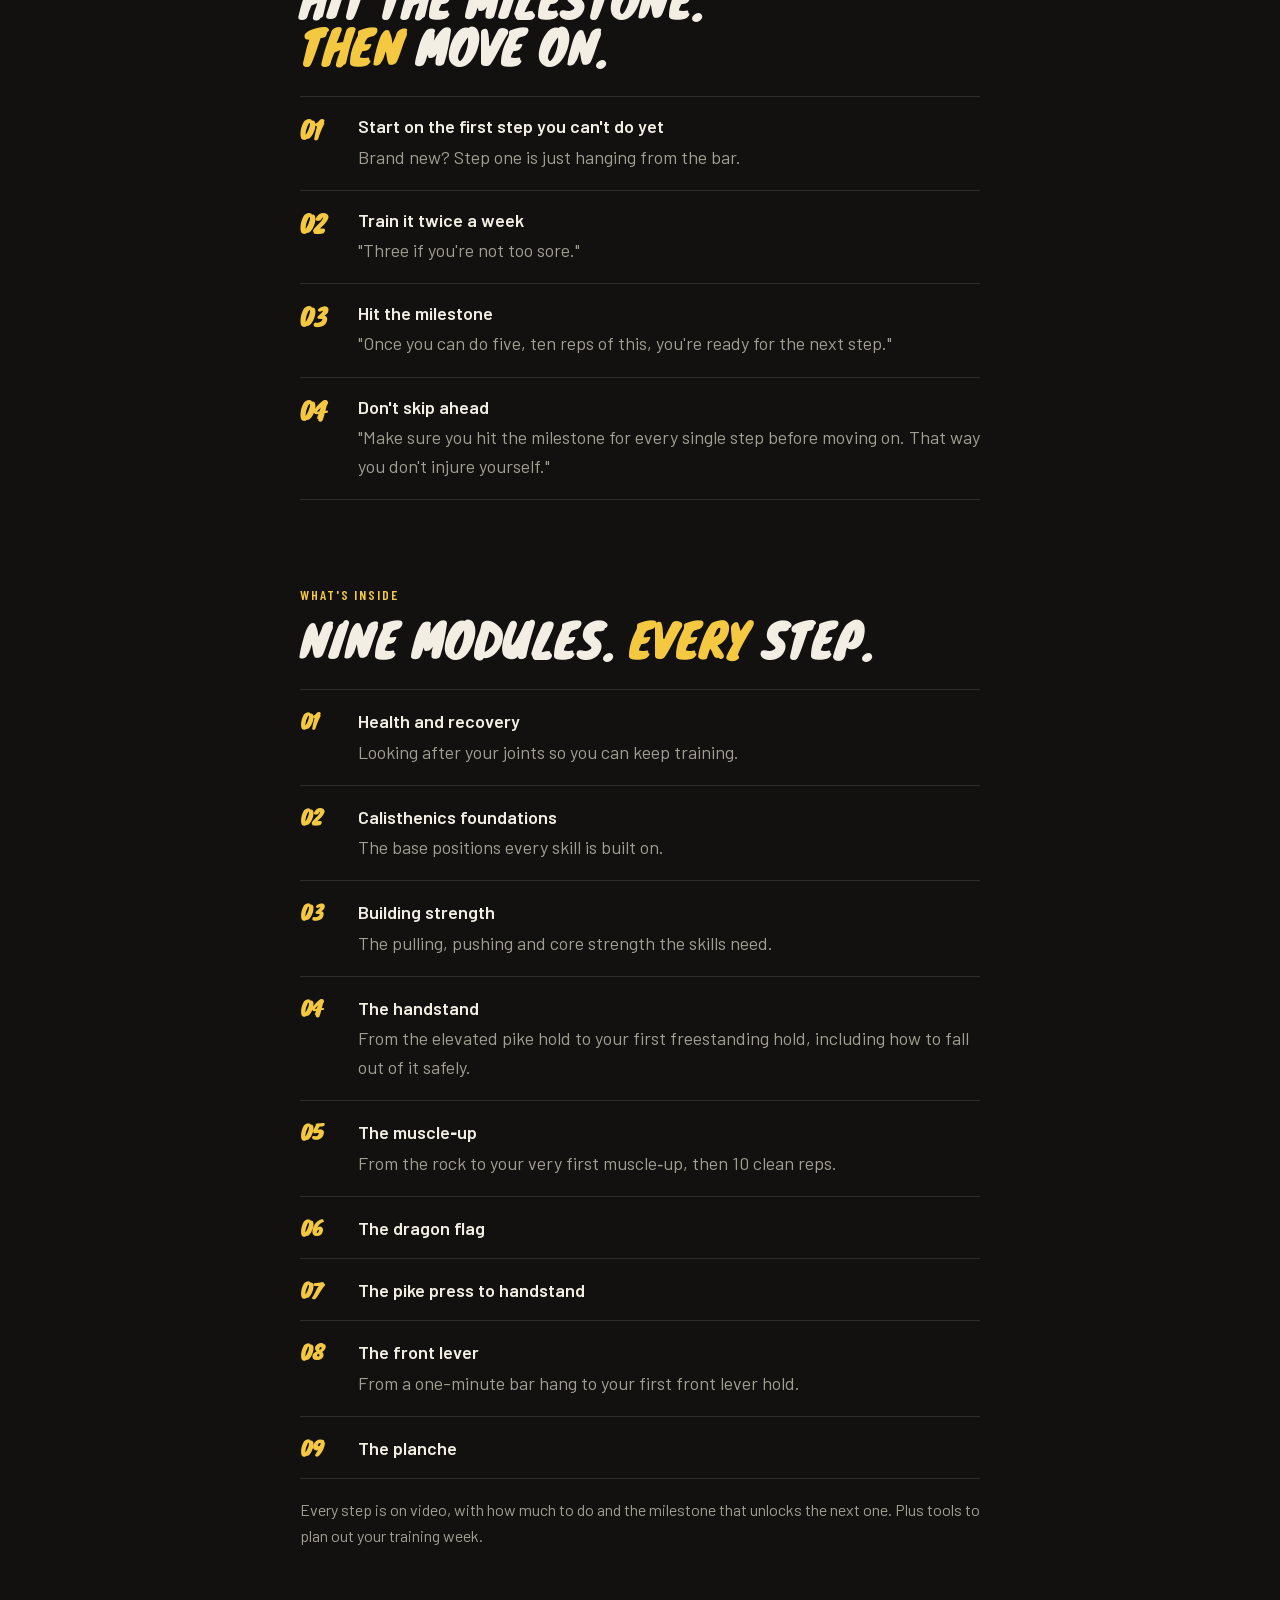
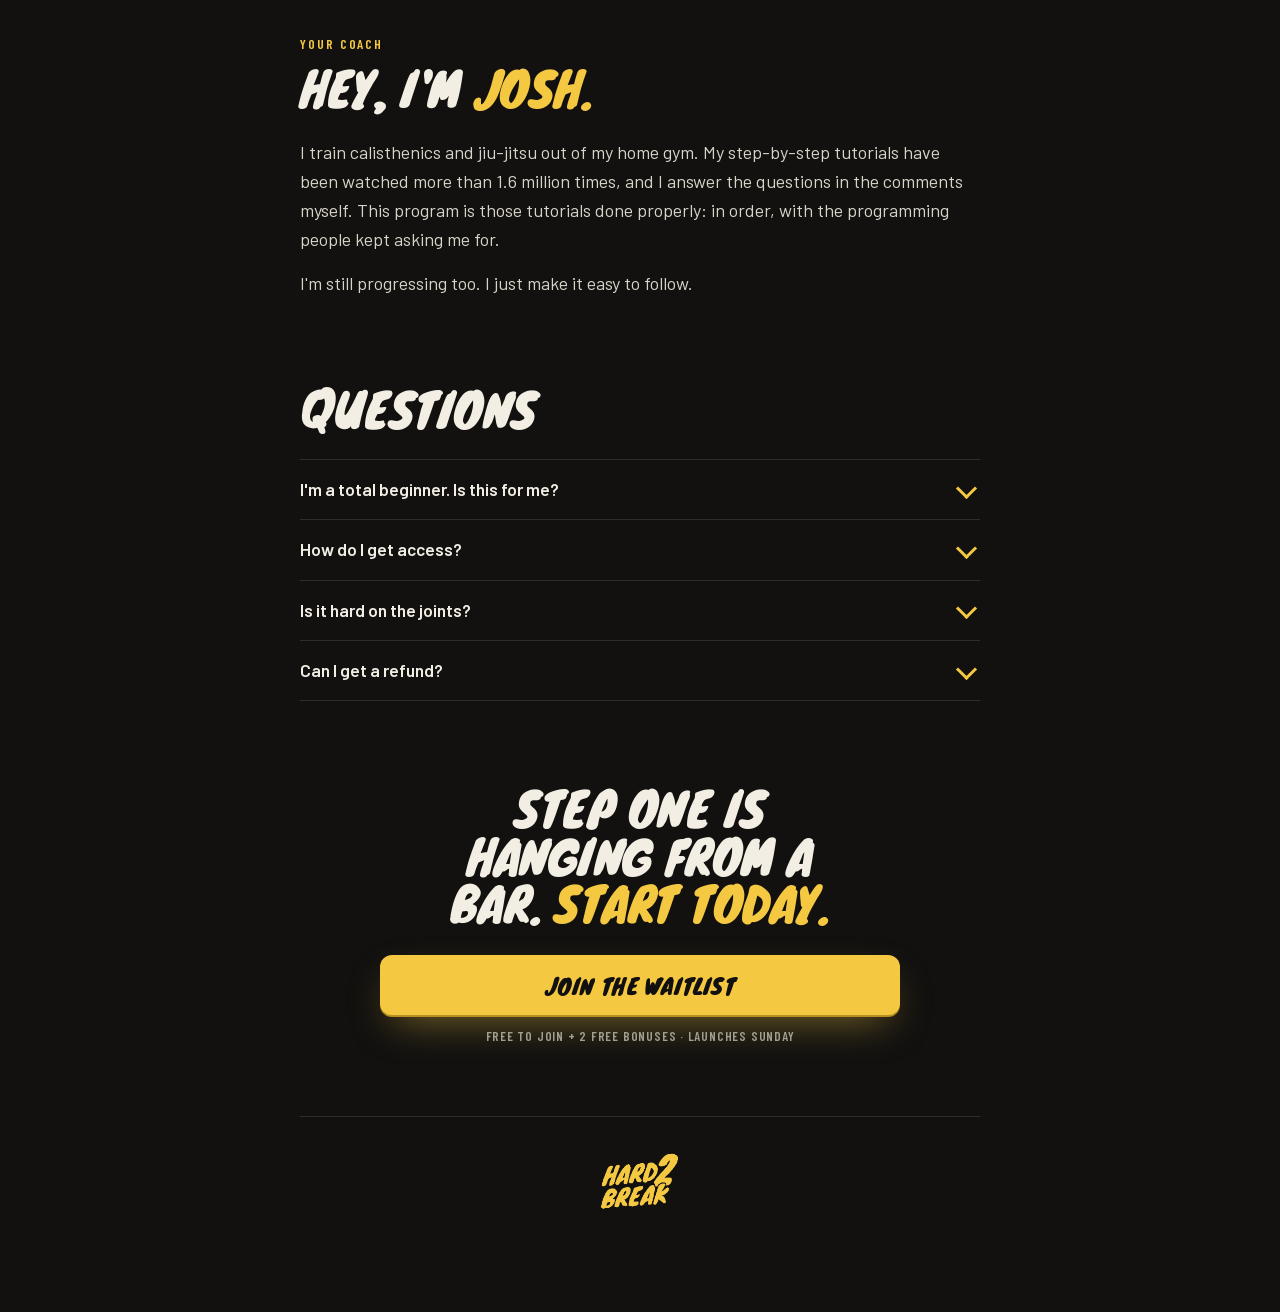
<file: public/waitlist.html>
<!doctype html>
<html lang="en">
<head>
<meta charset="utf-8">
<meta name="viewport" content="width=device-width, initial-scale=1, viewport-fit=cover">
<meta name="theme-color" content="#121110">
<title>Join the waitlist · Hard 2 Break · Josh Heald</title>
<meta name="description" content="Everything you need to unlock your next calisthenics skill. Josh Heald's step-by-step program: six skills, every step from zero, in one program. Join the waitlist.">
<meta property="og:title" content="Hard 2 Break · Join the waitlist">
<meta property="og:description" content="Everything you need to unlock your next calisthenics skill. Six skills, every step from zero, in one program.">
<link rel="icon" type="image/png" href="media/icon.png">
<link rel="apple-touch-icon" href="media/icon.png">
<link rel="preload" href="fonts/knewave.woff2" as="font" type="font/woff2" crossorigin>
<link rel="preload" href="fonts/barlow-400.woff2" as="font" type="font/woff2" crossorigin>
<link rel="stylesheet" href="styles.css">
</head>
<body>

<main>

  <!-- 1. The offer -->
  <section class="offer wrap">
    <p class="eyebrow rise">The Hard to Break Program · with Josh Heald</p>
    <h1 class="rise">Everything you need<br>to unlock your<em>&ldquo;next skill&rdquo;</em></h1>
    <p class="sub rise"><b>Stop searching for tutorials.</b> Every skill, every step and real bodyweight strength, all packed into one program.</p>
  </section>

  <!-- 2. The VSL -->
  <section class="vsl wrap rise" aria-label="Josh's video">
    <div class="frame">
      <!-- app.js starts it with sound when the browser allows, otherwise muted with "Tap for sound" -->
      <video data-vsl src="media/waitlist.mp4" poster="media/promo-poster.jpg" playsinline webkit-playsinline preload="metadata"></video>
      <button class="sound" type="button" data-sound hidden><svg viewBox="0 0 24 24" aria-hidden="true"><path d="M4 9v6h4l5 4V5L8 9H4z"/><path d="M16.5 8.5a5 5 0 0 1 0 7M19 6a8.5 8.5 0 0 1 0 12" fill="none"/></svg><span>Tap for sound</span></button>
      <div class="vbar" aria-hidden="true"><i data-vbar></i></div>
    </div>
  </section>

  <!-- 3. Buy -->
  <section class="buy wrap rise" id="buy">
    <a class="cta" href="#join" data-join>Join the waitlist</a>
    <p class="micro">Free to join + 2 free bonuses · Launches Sunday</p>
  </section>

  <!-- 4. Everything else -->
  <section class="block wrap s-pain">
    <h2>Sound familiar?</h2>
    <ul class="rows plain">
      <li>You've been kicking up to the wall for months.</li>
      <li>You watched the tutorial, but you don't know how many sets, how many reps or how many days a week.</li>
      <li>You're stuck on one step and don't know what to do about it.</li>
      <li>You don't know if this takes a month or a year.</li>
    </ul>
  </section>

  <section class="block wrap s-how">
    <p class="eyebrow">How it works</p>
    <h2>Hit the milestone. <em>Then</em> move on.</h2>
    <ol class="rows num">
      <li><span>01</span><div><h3>Start on the first step you can't do yet</h3><p>Brand new? Step one is just hanging from the bar.</p></div></li>
      <li><span>02</span><div><h3>Train it twice a week</h3><p>"Three if you're not too sore."</p></div></li>
      <li><span>03</span><div><h3>Hit the milestone</h3><p>"Once you can do five, ten reps of this, you're ready for the next step."</p></div></li>
      <li><span>04</span><div><h3>Don't skip ahead</h3><p>"Make sure you hit the milestone for every single step before moving on. That way you don't injure yourself."</p></div></li>
    </ol>
  </section>

  <section class="block wrap s-inside">
    <p class="eyebrow">What's inside</p>
    <h2>Nine modules. <em>Every</em> step.</h2>
    <ol class="rows skills">
      <li><span>01</span><div><h3>Health and recovery</h3><p>Looking after your joints so you can keep training.</p></div></li>
      <li><span>02</span><div><h3>Calisthenics foundations</h3><p>The base positions every skill is built on.</p></div></li>
      <li><span>03</span><div><h3>Building strength</h3><p>The pulling, pushing and core strength the skills need.</p></div></li>
      <li><span>04</span><div><h3>The handstand</h3><p>From the elevated pike hold to your first freestanding hold, including how to fall out of it safely.</p></div></li>
      <li><span>05</span><div><h3>The muscle&#8209;up</h3><p>From the rock to your very first muscle&#8209;up, then 10 clean reps.</p></div></li>
      <li><span>06</span><div><h3>The dragon flag</h3></div></li>
      <li><span>07</span><div><h3>The pike press to handstand</h3></div></li>
      <li><span>08</span><div><h3>The front lever</h3><p>From a one-minute bar hang to your first front lever hold.</p></div></li>
      <li><span>09</span><div><h3>The planche</h3></div></li>
    </ol>
    <p class="note">Every step is on video, with how much to do and the milestone that unlocks the next one. Plus tools to plan out your training week.</p>
  </section>

  <section class="block wrap josh s-josh">
    <div>
      <p class="eyebrow">Your coach</p>
      <h2>Hey, I'm <em>Josh.</em></h2>
      <p>I train calisthenics and jiu-jitsu out of my home gym. My step-by-step tutorials have been watched more than 1.6 million times, and I answer the questions in the comments myself. This program is those tutorials done properly: in order, with the programming people kept asking me for.</p>
      <p>I'm still progressing too. I just make it easy to follow.</p>
    </div>
  </section>

  <section class="block wrap s-faq">
    <h2>Questions</h2>
    <div class="faq">
      <details><summary>I'm a total beginner. Is this for me?</summary><p>Yes. It's for beginners up to advanced. Start on the first step you can't do yet, even if that's hanging from the bar for a minute.</p></details>
      <details><summary>How do I get access?</summary><p>Right after checkout on Whop. You watch the videos on your phone, at the gym or at home.</p></details>
      <details><summary>Is it hard on the joints?</summary><p>The milestones are there so you don't rush a step your body isn't ready for. If you have an injury, check with a doctor first. This isn't medical advice.</p></details>
      <details><summary>Can I get a refund?</summary><p>All sales are final.</p></details>
    </div>
  </section>

  <section class="final wrap">
    <h2>Step one is hanging from a bar. <em>Start today.</em></h2>
    <a class="cta" href="#join" data-join>Join the waitlist</a>
    <p class="micro">Free to join + 2 free bonuses · Launches Sunday</p>
  </section>

</main>

<a class="sticky" href="#join" data-join aria-hidden="true" tabindex="-1">Join the waitlist</a>

<footer class="wrap">
  <img src="media/logo.png" width="640" height="529" alt="" loading="lazy">
  <p>© 2026 Josh Heald · Hard to Break Program · All sales are final · Not medical advice.</p>
  <p class="legal-links"><a href="/terms">Terms of Use</a> · <a href="/privacy">Privacy Policy</a></p>
</footer>

<!-- Waitlist: email only. waitlist.js posts it to /api/waitlist (saved in Resend), then shows the bonus reward -->
<dialog class="join" data-join-box aria-labelledby="join-h">
  <form class="join-form" data-join-form novalidate>
    <p class="eyebrow">Launches Sunday</p>
    <h2 id="join-h">Join the <em>waitlist</em></h2>
    <p>Put in your email and we'll send you the checkout the moment it drops.</p>
    <label class="join-field"><span>Email</span><input type="email" name="email" autocomplete="email" inputmode="email" required maxlength="254" placeholder="you@email.com"></label>
    <input class="trap" type="text" name="company" tabindex="-1" autocomplete="off" aria-hidden="true">
    <p class="join-error" data-join-error role="alert" hidden></p>
    <button class="cta" type="submit">Join the waitlist</button>
    <p class="consent">By joining, you agree to get emails from Joshua Heald about the Hard to Break Program, including the launch checkout link. Unsubscribe anytime. <a href="privacy">Privacy Policy</a></p>
  </form>
  <div class="join-done" data-join-done hidden>
    <p class="eyebrow">You're on the waitlist</p>
    <h2>You unlocked <em class="purple-text">2 free bonuses</em></h2>
    <ul class="ledger bonus purple">
      <li><i aria-hidden="true"></i><div><b>Stretch routines PDF</b><small>A daily stretch routine and a rest-day stretch routine</small></div><em>Bonus</em></li>
      <li><i aria-hidden="true"></i><div><b>Bonus video module</b><small>Post-training stretching and rest-day mobility, on video</small></div><em>Bonus</em></li>
    </ul>
    <p><b>Launching Sunday.</b> When it drops, we'll email you the checkout. Check out from that email and both bonuses are yours.</p>
    <button class="cta" type="button" data-join-close>Done</button>
  </div>
  <button class="join-x" type="button" data-join-close aria-label="Close">&times;</button>
</dialog>

<script src="inapp.js?v=3"></script>
<script src="vsl.js?v=3"></script>
<script src="app.js?v=3"></script>
<script src="waitlist.js?v=3"></script>
</body>
</html>
</file>
<file: public/styles.css>
@font-face { font-family: "Knewave"; src: url(fonts/knewave.woff2) format("woff2"); font-display: swap; }
@font-face { font-family: "Barlow"; src: url(fonts/barlow-400.woff2) format("woff2"); font-weight: 400; font-display: swap; }
@font-face { font-family: "Barlow"; src: url(fonts/barlow-600.woff2) format("woff2"); font-weight: 600; font-display: swap; }
@font-face { font-family: "Barlow Condensed"; src: url(fonts/barlow-cond-600.woff2) format("woff2"); font-weight: 600; font-display: swap; }

/* Logo colors: Josh's reel-caption yellow on gym-rubber black */
:root {
  --bg: #121110;
  --bg-2: #1a1917;
  --ink: #f2eee4;
  --mute: #a39e92;
  --line: rgba(242, 238, 228, .12);
  --yellow: #f5c842;
  --yellow-hi: #ffd85c;
  --display: "Knewave", "Arial Black", sans-serif;
  --body: "Barlow", system-ui, sans-serif;
  --label: "Barlow Condensed", "Barlow", sans-serif;
  --ease: cubic-bezier(.16, 1, .3, 1);
  --wrap: 680px;
}

* { box-sizing: border-box; margin: 0; padding: 0; }
html { scroll-behavior: smooth; -webkit-text-size-adjust: 100%; }
body {
  background: var(--bg);
  color: var(--ink);
  font: 400 18px/1.62 var(--body);
  -webkit-font-smoothing: antialiased;
  overflow-x: hidden;
  padding-bottom: env(safe-area-inset-bottom);
}
/* one texture: rubber-mat grain */
body::before {
  content: ""; position: fixed; inset: 0; pointer-events: none; z-index: 50; opacity: .5;
  background-image: url("data:image/svg+xml,%3Csvg xmlns='http://www.w3.org/2000/svg' width='180' height='180'%3E%3Cfilter id='n'%3E%3CfeTurbulence type='fractalNoise' baseFrequency='.9' numOctaves='2' stitchTiles='stitch'/%3E%3CfeColorMatrix values='0 0 0 0 1 0 0 0 0 1 0 0 0 0 1 0 0 0 .05 0'/%3E%3C/filter%3E%3Crect width='100%25' height='100%25' filter='url(%23n)'/%3E%3C/svg%3E");
}
img { display: block; max-width: 100%; }
a { color: inherit; }
.wrap { width: min(var(--wrap), 100% - 40px); margin-inline: auto; }

h1, h2 {
  font-family: var(--display); font-weight: 400; text-transform: uppercase;
  letter-spacing: -.01em; line-height: 1.02; text-wrap: balance;
}
h1 { font-size: clamp(2.3rem, 9.6vw, 4.2rem); }
h2 { font-size: clamp(1.9rem, 7.4vw, 2.9rem); margin-bottom: 26px; }
h1 em, h2 em { font-style: normal; color: var(--yellow); }
/* hero: a smaller lead-in, then the payoff big and tilted like the logo, so it doesn't read as one brick */
.offer h1 { font-size: clamp(1.7rem, 7.6vw, 2.7rem); line-height: 1.1; }
.offer h1 em { display: block; font-size: clamp(3.2rem, 15vw, 5.6rem); line-height: .95; margin-top: .1em; rotate: -3deg; }
h3 { font: 600 1.12rem/1.3 var(--body); }

.eyebrow {
  font: 600 .86rem/1 var(--label); letter-spacing: .14em; text-transform: uppercase;
  color: var(--yellow); margin-bottom: 14px;
}

/* 1. offer */
.offer { text-align: center; padding: max(40px, calc(env(safe-area-inset-top) + 24px)) 0 26px; }
.offer .sub b { color: var(--ink); font-weight: 600; }
.offer .sub { color: var(--mute); margin: 24px auto 0; max-width: 34ch; font-size: 1.06rem; }

/* 2. VSL */
.vsl { max-width: clamp(250px, calc((100vh - 400px) * 9 / 16), 360px); max-width: clamp(250px, calc((100svh - 400px) * 9 / 16), 360px); }
.frame {
  position: relative; aspect-ratio: 9 / 16; overflow: hidden; border-radius: 14px; background: var(--bg-2);
  box-shadow: 0 1px 0 rgba(245, 200, 66, .25) inset, 0 24px 60px -20px rgba(245, 200, 66, .18), 0 10px 30px rgba(0, 0, 0, .5);
}

/* 3. buy */
.buy { max-width: 440px; padding: 22px 0 8px; text-align: center; }
.cta {
  display: flex; align-items: center; justify-content: center; gap: 12px; width: 100%; min-height: 60px; padding: 14px 22px;
  background: var(--yellow); color: var(--bg); border-radius: 12px; text-decoration: none;
  font: 400 1.35rem/1 var(--display); text-transform: uppercase; letter-spacing: .01em;
  box-shadow: 0 2px 0 #b8901f, 0 16px 40px -14px rgba(245, 200, 66, .55);
  transition: transform .25s var(--ease), background .2s, box-shadow .25s var(--ease);
}
.cta span { font: 400 1.75rem/1 var(--display); letter-spacing: 0; padding-left: 14px; border-left: 2px solid rgba(18, 17, 16, .22); }
.cta:hover { background: var(--yellow-hi); transform: translateY(-2px); }
.cta:active { transform: translateY(1px); box-shadow: 0 1px 0 #b8901f; }
.micro { margin-top: 12px; font: 600 .82rem/1.4 var(--label); letter-spacing: .06em; text-transform: uppercase; color: var(--mute); }

/* tapped buy button: swap the label for a spinner + "Opening checkout" right away */
.cta.loading, .sticky.loading { pointer-events: none; }
.cta.loading > *, .sticky.loading > * { display: none; }
.cta.loading::before, .sticky.loading::before {
  content: ""; width: 20px; height: 20px; border-radius: 50%; border: 3px solid rgba(18, 17, 16, .25); border-top-color: var(--bg);
  animation: spin .7s linear infinite;
}
.cta.loading::after, .sticky.loading::after { content: "Opening checkout"; font: 600 1.05rem/1 var(--label); letter-spacing: .08em; }
.cta.loading, .sticky.loading { font-size: 0; }
@keyframes spin { to { transform: rotate(360deg); } }

/* value stack: outcome-named rows, an anchor that gets struck through on scroll, then the price lands */
.stack { max-width: 540px; margin-top: 56px; padding: 30px 20px 24px; background: var(--bg-2); border: 1px solid var(--line); border-radius: 18px;
  box-shadow: 0 1px 0 rgba(245, 200, 66, .2) inset, 0 40px 80px -40px rgba(0, 0, 0, .85), 0 0 0 1px rgba(245, 200, 66, .05); }
.stack h2 { margin-bottom: 10px; }
.stack-lead { color: var(--mute); font-size: 1rem; margin-bottom: 18px; }
.ledger { list-style: none; border-top: 1px solid var(--line); }
.ledger li { display: grid; grid-template-columns: 22px 1fr auto; align-items: center; gap: 12px; padding: 13px 0; border-bottom: 1px solid var(--line); }
.ledger i { width: 22px; height: 22px; border-radius: 50%; background: var(--yellow); position: relative; }
.ledger i::after { content: ""; position: absolute; left: 7.5px; top: 4px; width: 5px; height: 10px; border: solid var(--ink); border-width: 0 2.5px 2.5px 0; rotate: 45deg; }
.ledger b { display: block; font-weight: 600; line-height: 1.25; }
.ledger small { display: block; color: var(--mute); font-size: .9rem; line-height: 1.35; margin-top: 2px; }
.ledger em { font: 600 .8rem/1 var(--label); font-style: normal; letter-spacing: .14em; text-transform: uppercase; color: var(--bg); background: var(--yellow); padding: 6px 8px; border-radius: 6px; }
.bonus-h { margin: 26px 0 10px; }

/* hand-drawn strike: on by default, drawn in when the stack scrolls into view (JS adds .armed then .go) */
.ledger s, .sum s { position: relative; text-decoration: none; font: 600 1.1rem/1 var(--label); letter-spacing: .04em; color: var(--mute); }
.ledger s::after, .sum s::after {
  content: ""; position: absolute; left: -3px; right: -3px; top: 52%; height: 2.5px; border-radius: 2px; background: var(--yellow);
  rotate: -8deg; transform-origin: left; transition: transform .45s var(--ease) var(--d, 0s);
}
.stack.armed s::after { transform: scaleX(0); }
.stack.armed.go s::after { transform: scaleX(1); }

.sum { display: flex; justify-content: space-between; align-items: baseline; padding: 18px 0 0; font: 600 .9rem/1 var(--label); letter-spacing: .12em; text-transform: uppercase; color: var(--mute); }
.sum s { font-size: 1.5rem; }
.total { display: flex; justify-content: space-between; align-items: center; gap: 16px; margin-top: 14px; padding-top: 16px; border-top: 2px solid var(--yellow); }
.total span { display: block; font: 400 clamp(1.5rem, 6.4vw, 1.9rem)/1 var(--display); text-transform: uppercase; }
.total small { display: block; color: var(--mute); font-size: .9rem; margin-top: 6px; }
.total b { font: 400 clamp(3.4rem, 16vw, 4.4rem)/.9 var(--display); color: var(--yellow); transition: transform .6s var(--ease) var(--d, 0s), opacity .4s var(--d, 0s); }
.stack.armed .total b { transform: scale(.6) rotate(-6deg); opacity: 0; }
.stack.armed.go .total b { transform: rotate(-3deg); opacity: 1; }
.math { display: flex; flex-wrap: wrap; gap: 8px; margin-top: 16px; }
.math span { flex: 1 1 140px; text-align: center; padding: 10px 8px; border: 1px dashed rgba(245, 200, 66, .45); border-radius: 10px; font: 600 .8rem/1.2 var(--label); letter-spacing: .05em; white-space: nowrap; text-transform: uppercase; color: var(--mute); }
.math strong { color: var(--yellow); font-weight: 600; }

/* 4. info blocks */
.block { padding: 64px 0 0; }
.rows { list-style: none; border-top: 1px solid var(--line); }
.rows > li { border-bottom: 1px solid var(--line); padding: 18px 0; }
.plain li { position: relative; padding-left: 28px; font-size: 1.08rem; }
.plain li::before { content: ""; position: absolute; left: 2px; top: 1.45em; width: 12px; height: 3px; border-radius: 2px; background: var(--yellow); }
.skills li { align-items: baseline; }
.num li, .skills li { display: grid; grid-template-columns: 52px 1fr; gap: 6px; }
.num span, .skills span { font: 400 1.5rem/1.2 var(--display); color: var(--yellow); }
.skills span { font-size: 1.25rem; line-height: 1.25; }
.num p, .skills p { color: var(--mute); margin-top: 4px; }
.note { color: var(--mute); margin-top: 18px; font-size: 1rem; }

.josh p + p { margin-top: 14px; }
.josh div > p:not(.eyebrow) { color: #d9d4c8; }

.faq { border-top: 1px solid var(--line); }
details { border-bottom: 1px solid var(--line); }
summary {
  list-style: none; cursor: pointer; padding: 18px 40px 18px 0; position: relative; min-height: 44px;
  font: 600 1.08rem/1.35 var(--body);
}
summary::-webkit-details-marker { display: none; }
summary::after {
  content: ""; position: absolute; right: 6px; top: 50%; width: 12px; height: 12px; margin-top: -9px;
  border-right: 3px solid var(--yellow); border-bottom: 3px solid var(--yellow); rotate: 45deg; transition: rotate .3s var(--ease);
}
details[open] summary::after { rotate: 225deg; margin-top: -3px; }
summary:hover { color: var(--yellow); }
details p { color: var(--mute); padding: 0 0 20px; max-width: 60ch; }

.final { max-width: 520px; text-align: center; padding: 84px 0 70px; }
.final h2 { margin-bottom: 28px; }

footer { text-align: center; padding: 30px 0 110px; border-top: 1px solid var(--line); }
footer img { width: 84px; height: auto; margin: 0 auto 12px; opacity: .9; }
footer p { font: 600 .78rem/1.5 var(--label); letter-spacing: .06em; text-transform: uppercase; color: var(--mute); }

/* sticky buy bar on phones, once the main button is off screen */
.sticky {
  position: fixed; left: 12px; right: 12px; bottom: max(12px, env(safe-area-inset-bottom)); z-index: 40;
  display: flex; align-items: center; justify-content: center; gap: 10px; min-height: 56px;
  background: var(--yellow); color: var(--bg); border-radius: 12px; text-decoration: none;
  font: 400 1.2rem/1 var(--display); text-transform: uppercase;
  box-shadow: 0 2px 0 #b8901f, 0 14px 34px rgba(0, 0, 0, .55);
  transform: translateY(140%); opacity: 0; transition: transform .45s var(--ease), opacity .3s;
}
.sticky span { font: 400 1.45rem/1 var(--display); padding-left: 12px; border-left: 2px solid rgba(18, 17, 16, .22); }
.sticky.show { transform: none; opacity: 1; }
.sticky:active { transform: translateY(1px); }

/* one entrance */
.rise { opacity: 0; transform: translateY(18px); animation: rise .9s var(--ease) forwards; }
.offer .eyebrow { animation-delay: .05s; }
.offer h1 { animation-delay: .19s; }
.offer .sub { animation-delay: .33s; }
.vsl { animation-delay: .47s; }
.frame video { position: absolute; inset: 0; width: 100%; height: 100%; object-fit: cover; }
.frame video::-webkit-media-controls-start-playback-button { display: none !important; }
.sound { position: absolute; right: 12px; top: 12px; display: flex; align-items: center; gap: 8px; min-height: 44px; padding: 0 18px;
  border: 0; border-radius: 10px; background: var(--yellow); color: var(--bg); font: 600 .95rem/1 var(--label); letter-spacing: .08em; text-transform: uppercase; cursor: pointer;
  box-shadow: 0 2px 0 #b8901f, 0 12px 30px -10px rgba(0, 0, 0, .7); transition: background .2s, transform .25s var(--ease); }
.sound:hover { background: var(--yellow-hi); }
.sound:active { transform: translateY(1px); }
.sound:focus-visible { outline: 3px solid var(--ink); outline-offset: 3px; }
.sound svg { width: 20px; height: 20px; fill: currentColor; stroke: currentColor; stroke-width: 2; stroke-linecap: round; }
.sound[hidden] { display: none; }
.frame video { cursor: pointer; }
/* waitlist page: the email box and the bonus reward */
.join { width: min(460px, calc(100vw - 32px)); max-height: calc(100vh - 32px); max-height: calc(100svh - 32px); margin: auto; padding: 30px 22px 24px; border: 1px solid var(--line); border-radius: 18px;
  background: var(--bg-2); color: var(--ink); box-shadow: 0 1px 0 rgba(245, 200, 66, .2) inset, 0 40px 80px -30px rgba(0, 0, 0, .9); }
.join::backdrop { background: rgba(10, 9, 8, .82); }
.join h2 { font-size: clamp(1.8rem, 7vw, 2.4rem); margin-bottom: 12px; }
.join p { color: var(--mute); }
.join p b { color: var(--ink); }
.join .cta { margin-top: 18px; border: 0; cursor: pointer; }
.join .cta:disabled { opacity: .7; cursor: wait; }
.join .micro { text-align: center; }
.join-field { display: block; margin-top: 18px; }
.join-field span { display: block; margin-bottom: 6px; font: 600 .84rem/1 var(--label); letter-spacing: .12em; text-transform: uppercase; color: var(--mute); }
.join-field input { width: 100%; min-height: 52px; padding: 0 14px; border: 1px solid var(--line); border-radius: 10px; background: var(--bg); color: var(--ink); font: 400 1.05rem/1 var(--body); }
.join-field input:focus { outline: 2px solid var(--yellow); outline-offset: 1px; border-color: transparent; }
.join-error { margin-top: 10px; color: #ff8a7a !important; font-weight: 600; }
.trap { position: absolute; left: -9999px; width: 1px; height: 1px; opacity: 0; }
.join-done .ledger { margin: 6px 0 14px; }
.join .consent { margin-top: 12px; font-size: .8rem; line-height: 1.45; text-align: center; }
.join .consent a { color: var(--mute); text-underline-offset: 2px; }
/* the bonus modules wear the Bonus Material purple from Whop */
.ledger.purple i { background: #9b5cff; }
.ledger.purple em { background: #9b5cff; color: #fff; }
.purple-text { color: #b48cff !important; }
.join-x { position: absolute; top: 10px; right: 10px; width: 44px; height: 44px; border: 0; border-radius: 50%; background: transparent; color: var(--mute); font: 400 1.8rem/1 var(--body); cursor: pointer; }
.join-x:hover { color: var(--ink); background: rgba(242, 238, 228, .08); }

/* A/B/C test (ab.js sets html[data-v] before paint). No JS = version A */
html:not([data-v="b"]) .v-b { display: none; }

/* ---- Version B: every section is a raised panel, grids instead of rows, a buy button between sections ---- */
html[data-v="b"] .block { margin-top: 22px; padding: 30px 20px 24px; background: var(--bg-2); border: 1px solid var(--line); border-radius: 18px;
  box-shadow: 0 1px 0 rgba(245, 200, 66, .12) inset, 0 30px 60px -40px rgba(0, 0, 0, .85); }
html[data-v="b"] .block > h2:first-child, html[data-v="b"] .block > .eyebrow:first-child { margin-top: 0; }
html[data-v="b"] .plain { display: grid; gap: 10px; border: 0; }
html[data-v="b"] .plain li { padding: 14px 14px 14px 46px; border: 1px solid var(--line); border-radius: 12px; background: var(--bg); }
html[data-v="b"] .plain li::before { content: "\2715"; width: auto; height: auto; background: none; left: 16px; top: 13px; color: var(--yellow); font: 600 1rem/1.4 var(--label); }
html[data-v="b"] .num, html[data-v="b"] .skills { display: grid; gap: 10px; border: 0; }
html[data-v="b"] .num li, html[data-v="b"] .skills li { display: block; padding: 16px; border: 1px solid var(--line); border-radius: 12px; background: var(--bg); }
html[data-v="b"] .num span, html[data-v="b"] .skills span { display: block; font-size: 2.2rem; line-height: 1; margin-bottom: 8px; }
html[data-v="b"] .skills { grid-template-columns: repeat(2, 1fr); }
html[data-v="b"] .skills p { display: none; }
html[data-v="b"] .skills h3 { font-size: 1rem; }
html[data-v="b"] .josh { text-align: center; }
html[data-v="b"] .mid-buy { max-width: 540px; margin-top: 22px; }
@media (min-width: 760px) {
  html[data-v="b"] .block { padding: 40px 36px 32px; }
  html[data-v="b"] .num { grid-template-columns: repeat(2, 1fr); }
  html[data-v="b"] .skills { grid-template-columns: repeat(3, 1fr); }
}

/* ---- Version C: story order (pain → how → Josh → inside → price), alternating bands, a timeline ---- */
html[data-v="c"] main { display: flex; flex-direction: column; }
html[data-v="c"] .offer { order: 1; } html[data-v="c"] .vsl { order: 2; } html[data-v="c"] .buy { order: 3; }
html[data-v="c"] .s-pain { order: 4; } html[data-v="c"] .s-how { order: 5; } html[data-v="c"] .s-josh { order: 6; }
html[data-v="c"] .s-inside { order: 7; } html[data-v="c"] .stack { order: 8; } html[data-v="c"] .s-faq { order: 9; } html[data-v="c"] .final { order: 10; }
html[data-v="c"] .s-pain, html[data-v="c"] .s-josh, html[data-v="c"] .s-faq {
  width: 100%; margin-top: 64px; padding: 56px max(20px, calc((100% - var(--wrap)) / 2)) 48px; background: var(--bg-2);
  border-block: 1px solid var(--line); }
html[data-v="c"] .stack { margin-top: 64px; }
html[data-v="c"] .plain { border: 0; }
html[data-v="c"] .plain li { padding: 0 0 22px; border: 0; font: 400 clamp(1.3rem, 5.4vw, 1.7rem)/1.25 var(--display); text-transform: uppercase; color: var(--ink); }
html[data-v="c"] .plain li::before { display: none; }
html[data-v="c"] .plain li:nth-child(odd) { color: var(--yellow); }
html[data-v="c"] .num { position: relative; border: 0; }
html[data-v="c"] .num::before { content: ""; position: absolute; left: 21px; top: 10px; bottom: 30px; width: 2px; background: rgba(245, 200, 66, .35); }
html[data-v="c"] .num li { position: relative; border: 0; padding-bottom: 26px; }
html[data-v="c"] .num span { position: relative; z-index: 1; display: grid; place-items: center; flex: none; width: 44px; height: 44px; border-radius: 50%;
  background: var(--yellow); color: var(--bg); font-size: 1.1rem; line-height: 1; }
html[data-v="c"] .skills { display: grid; grid-template-columns: repeat(3, 1fr); gap: 8px; border: 0; }
html[data-v="c"] .skills li { display: block; padding: 14px 10px; border: 1px solid var(--line); border-radius: 10px; text-align: center; }
html[data-v="c"] .skills span { display: block; font-size: 1.9rem; line-height: 1; }
html[data-v="c"] .skills h3 { margin-top: 6px; font-size: .9rem; line-height: 1.2; }
html[data-v="c"] .skills p { display: none; }

.vbar { position: absolute; left: 0; right: 0; bottom: 0; height: 6px; background: rgba(18, 17, 16, .55); pointer-events: none; }
.vbar i { position: absolute; inset: 0; background: var(--yellow); transform: scaleX(0); transform-origin: left; }
.buy { animation-delay: .6s; }
@keyframes rise { to { opacity: 1; transform: none; } }

/* scroll reveals: app.js adds .reveal and staggers siblings, so the page still reads with JS off */
.reveal { opacity: 0; transform: translateY(26px); transition: opacity .8s var(--ease), transform 1s var(--ease); }
.reveal.in { opacity: 1; transform: none; }

@media (min-width: 760px) {
  .block { padding-top: 88px; }
  .sticky { display: none; }
  footer { padding-bottom: 40px; }
}

@media (prefers-reduced-motion: reduce) {
  .rise { animation: none; opacity: 1; transform: none; }
  .reveal { opacity: 1; transform: none; transition: none; }
  html { scroll-behavior: auto; }
}

/* terms + privacy */
.legal { max-width: 680px; padding: max(32px, calc(env(safe-area-inset-top) + 20px)) 0 40px; }
.legal .back-home { font: 600 .86rem/1 var(--label); letter-spacing: .12em; text-transform: uppercase; color: var(--mute); text-decoration: none; }
.legal .back-home:hover { color: var(--yellow); }
.legal h1 { font-size: clamp(2.2rem, 9vw, 3.2rem); margin-top: 22px; color: var(--yellow); }
.legal .updated { font: 600 .82rem/1.4 var(--label); letter-spacing: .1em; text-transform: uppercase; color: var(--mute); margin: 8px 0 24px; }
.legal h2 { font: 600 1.08rem/1.3 var(--body); text-transform: none; letter-spacing: 0; margin: 26px 0 6px; color: var(--ink); }
.legal p { color: #d9d4c8; font-size: 1rem; margin-top: 8px; }
.legal b { color: var(--ink); font-weight: 600; }
.legal a, footer a { color: var(--yellow); }
.legal-links { margin-top: 6px; }
</file>
<file: public/home.css>
/* Sales page (index.html) on top of styles.css: the problem as the lead-in, the whole program as the payoff */
.home .offer h1 { font-size: clamp(1.45rem, 6.4vw, 2.3rem); color: var(--mute); }
.home .offer h1 em { font-size: clamp(2.7rem, 12.6vw, 5rem); color: var(--yellow); margin-top: .22em; }

/* a soft yellow glow behind the video, so the frame isn't a hole in the page */
.home main { overflow-x: clip; } /* the glow is wider than the phone */
.home .vsl { position: relative; }
.home .vsl::before {
  content: ""; position: absolute; inset: -12% -40%; z-index: -1; pointer-events: none;
  background: radial-gradient(closest-side, rgba(245, 200, 66, .13), transparent);
}

/* value stack: a buy button right under the price */
.stack-cta { margin-top: 22px; }
.stack .micro { text-align: center; }

/* real comments from his free tutorials: taped-up notes stacked in one line, tilted and nudged left/right like a wall */
.comments { list-style: none; display: grid; gap: 20px; padding: 12px 4px 0; }
.comments li {
  position: relative; width: 92%; padding: 22px 18px 14px; border-radius: 4px;
  background: linear-gradient(175deg, #f6f2e8, #e9e3d4); color: #1b1a17;
  box-shadow: 0 1px 0 rgba(255, 255, 255, .6) inset, 0 14px 30px -12px rgba(0, 0, 0, .8), 0 3px 8px rgba(0, 0, 0, .35);
  rotate: -1.6deg; transition: rotate .4s var(--ease), transform .4s var(--ease);
}
.comments li:nth-child(even) { rotate: 1.4deg; justify-self: end; }
.comments li:nth-child(3n) { rotate: -.6deg; }
.comments li:hover { rotate: 0deg; transform: translateY(-3px); }
/* yellow tape across the top */
.comments li::before {
  content: ""; position: absolute; top: -10px; left: 50%; width: 84px; height: 22px; margin-left: -42px;
  background: rgba(245, 200, 66, .88); rotate: -3deg; box-shadow: 0 2px 4px rgba(0, 0, 0, .25);
  clip-path: polygon(3% 0, 97% 6%, 100% 50%, 96% 100%, 4% 94%, 0 50%);
}
.comments li:nth-child(even)::before { rotate: 4deg; left: 38%; }
/* a big brush quote mark behind the words */
.comments li::after { content: "\201C"; position: absolute; right: 12px; top: 0; font: 400 3.8rem/1 var(--display); color: rgba(27, 26, 23, .1); pointer-events: none; }
.comments li > div { display: flex; flex-direction: column; }
.comments i { display: none; }
.comments p { order: 1; padding-right: 26px; font: 400 clamp(1.12rem, 4.8vw, 1.3rem)/1.15 var(--display); text-transform: uppercase; text-wrap: balance; }
.comments b { order: 2; margin-top: 10px; font: 600 .88rem/1.2 var(--body); color: #1b1a17; }
.comments small { order: 3; margin-top: 3px; font: 600 .68rem/1 var(--label); letter-spacing: .12em; text-transform: uppercase; color: #8a6d12; }
.said-note { margin-top: 18px; color: var(--mute); font-size: .9rem; }
@media (min-width: 640px) { .comments { grid-template-columns: 1fr 1fr; gap: 26px 22px; align-items: start; } .comments li { width: 100%; } }
@media (prefers-reduced-motion: reduce) { .comments li { transition: none; } }

/* /bonus: the waitlist page, every buy button in Bonus Material purple */
.wl .cta, .wl .sticky { background: #9b5cff; color: #fff; box-shadow: 0 2px 0 #6b3fd1, 0 16px 40px -14px rgba(155, 92, 255, .55); }
.wl .sticky { box-shadow: 0 2px 0 #6b3fd1, 0 14px 34px rgba(0, 0, 0, .55); }
.wl .cta span, .wl .sticky span { border-left-color: rgba(255, 255, 255, .3); }
.wl .cta:hover { background: #ac74ff; }
.wl .cta:active { box-shadow: 0 1px 0 #6b3fd1; }
/* /stretch: the free-guide page, every buy button blue, the bonus in blue */
.gd .cta, .gd .sticky { background: #2f80ff; color: #fff; box-shadow: 0 2px 0 #1d5fc9, 0 16px 40px -14px rgba(47, 128, 255, .55); }
.gd .sticky { box-shadow: 0 2px 0 #1d5fc9, 0 14px 34px rgba(0, 0, 0, .55); }
.gd .cta span, .gd .sticky span { border-left-color: rgba(255, 255, 255, .3); }
.gd .cta:hover { background: #4a93ff; }
.gd .cta:active { box-shadow: 0 1px 0 #1d5fc9; }
.blue-text { color: #7fb6ff !important; }
.ledger.blue i { background: #2f80ff; }
.ledger.blue em { background: #2f80ff; color: #fff; }
</file>
<file: public/builder.css>
/* Workout Builder: same fonts and dark base as the landing page (styles.css), but its own color system.
   One red accent on black throughout, matching the app logo in Whop. */
/* red on black like the app logo; the program fonts from styles.css (Knewave, Barlow) */
:root { --accent: #ff5252; --bg: #000; --bg-2: #140e0e; }
.test {
  --yellow: var(--accent); --yellow-hi: color-mix(in srgb, var(--accent) 80%, #fff);
  --top: max(20px, calc(env(safe-area-inset-top) + 12px)); --bottom: max(20px, calc(env(safe-area-inset-bottom) + 12px));
  max-width: 520px; min-height: 100dvh; position: relative; z-index: 1; display: flex; flex-direction: column;
  padding: var(--top) 0 var(--bottom);
}
.screen { display: flex; flex-direction: column; flex: 1; }
.screen[hidden], .part[hidden] { display: none; }

/* soft light in the module's color behind the card */
.glow {
  position: fixed; inset: 0; z-index: 0; pointer-events: none;
  background: radial-gradient(90% 55% at 50% -5%, color-mix(in srgb, var(--accent) 17%, transparent), transparent 72%);
}

.test h1 { font-size: clamp(2.1rem, 9vw, 3.2rem); line-height: 1.04; }
.test h1 em { display: block; font-size: 1.2em; margin-top: .06em; rotate: -2deg; transform-origin: left; }
.test h2 { font-size: clamp(2rem, 9.5vw, 3rem); margin: 2px 0 10px; color: var(--accent); }
.test h3 { font: 600 .9rem/1 var(--label); letter-spacing: .14em; text-transform: uppercase; color: var(--mute); margin-bottom: 12px; }
.lead { color: var(--mute); margin: 18px 0 0; font-size: 1.06rem; }
.lead b, .note b { color: var(--ink); font-weight: 600; }

button.cta { border: 0; cursor: pointer; }
.test .cta {
  box-shadow: 0 2px 0 color-mix(in srgb, var(--accent) 60%, #000), 0 16px 40px -14px color-mix(in srgb, var(--accent) 55%, transparent);
  transition: transform .25s var(--ease), background-color .5s var(--ease), box-shadow .5s var(--ease);
}
.test .cta:active { box-shadow: 0 1px 0 color-mix(in srgb, var(--accent) 60%, #000); }
.ghost {
  width: 100%; min-height: 56px; margin-top: 12px; border-radius: 12px; cursor: pointer;
  background: rgba(18, 17, 16, .5); color: var(--ink); border: 1.5px solid var(--line);
  font: 600 1.05rem/1 var(--label); letter-spacing: .1em; text-transform: uppercase;
  transition: border-color .2s, background .2s;
}
.ghost:hover { border-color: var(--accent); background: var(--bg-2); }
.cta:focus-visible, .ghost:focus-visible, .back:focus-visible, .meter button:focus-visible { outline: 3px solid var(--accent); outline-offset: 3px; }
.back {
  align-self: center; min-height: 44px; margin-top: 8px; padding: 10px 20px; background: none; border: 0; cursor: pointer;
  color: var(--mute); font: 600 .86rem/1 var(--label); letter-spacing: .12em; text-transform: uppercase;
}
.back:hover { color: var(--ink); }

/* question card */
.progress { display: flex; gap: 5px; margin-bottom: 22px; }
.progress i { flex: 1; height: 5px; border-radius: 3px; background: var(--line); position: relative; overflow: hidden; }
.progress i::after { content: ""; position: absolute; inset: 0; background: var(--c); transform: scaleX(var(--p)); transform-origin: left; transition: transform .5s var(--ease); }
.goal { font: 400 1.15rem/1.35 var(--body); color: var(--mute); }
.goal b { color: var(--ink); font-weight: 600; }
.how {
  color: var(--mute); margin-top: 10px; padding: 10px 14px; border-radius: 12px; font-size: 1rem; line-height: 1.4;
  background: color-mix(in srgb, var(--accent) 8%, var(--bg-2)); border-left: 3px solid var(--accent);
}
.enter > * { animation: rise .55s var(--ease) both; }
.enter > :nth-child(3) { animation-delay: .04s; }
.enter > :nth-child(4), .enter > :nth-child(5) { animation-delay: .08s; }
.enter > :nth-child(n+6) { animation-delay: .12s; }

/* the answer: a question and a box they type the number into */
/* no double-tap zoom on fast taps, and no sideways panning inside the Whop app (pinch zoom still works) */
html { touch-action: pan-y pinch-zoom; }
html, body { overflow-x: clip; overscroll-behavior-x: none; }
.meter { margin-top: 18px; padding: 18px 16px 16px; border-radius: 16px; background: var(--bg-2); border: 1px solid var(--line); }
.ask { display: block; font: 600 1.12rem/1.3 var(--body); margin-bottom: 12px; }
.field {
  display: flex; align-items: baseline; gap: 10px; padding: 6px 18px; border-radius: 12px;
  background: var(--bg); border: 2px solid var(--line); transition: border-color .2s;
}
.field:focus-within { border-color: var(--accent); }
.field input {
  flex: 1; min-width: 0; background: none; border: 0; padding: 0; color: var(--ink);
  font: 400 clamp(2.8rem, 14vw, 3.8rem)/1.1 var(--display); caret-color: var(--accent);
}
.field input:focus { outline: none; }
.field input::placeholder { color: var(--line); }
.field span { font: 600 1rem/1 var(--label); letter-spacing: .12em; text-transform: uppercase; color: var(--mute); }
.bar { height: 8px; margin: 14px 0 2px; border-radius: 4px; background: var(--line); overflow: hidden; }
.bar i { display: block; height: 100%; width: 0; background: var(--accent); border-radius: 4px; transition: width .2s linear; }
/* target reached: the number lights up */
.hit .field input { color: var(--accent); }
/* tried to save with nothing typed */
.nudge .field { border-color: var(--accent); animation: nudge .35s; }
@keyframes nudge { 25% { translate: -6px 0; } 75% { translate: 6px 0; } }
.actions { margin-top: auto; padding-top: 16px; scroll-margin-bottom: 12px; display: grid; grid-template-columns: 1fr 1fr; gap: 10px; }
.actions .save { grid-column: 1 / -1; }
.actions .ghost, .actions .back { margin: 0; min-height: 52px; }
.actions .back { order: 1; align-self: stretch; border: 1.5px solid var(--line); border-radius: 12px; }
.actions .ghost { order: 2; }
.actions:has([data-skip][hidden]) .back, .actions:has([data-next][hidden]) .back:only-of-type { grid-column: 1 / -1; }

/* their quick-test numbers */
.scores { list-style: none; --c: var(--accent); }
.scores li { display: grid; grid-template-columns: 1fr auto; gap: 6px 12px; padding: 12px 0; border-bottom: 1px solid var(--line); font-size: .98rem; }
.scores .name::before { content: "✓"; display: inline-block; width: 22px; color: var(--c); font-weight: 600; }
.scores .miss .name::before { content: "–"; color: var(--mute); }
.scores .val { font: 600 .95rem/1.5 var(--label); letter-spacing: .04em; color: var(--mute); }
.scores .pass .val { color: var(--ink); }
.scores .bar { grid-column: 1 / -1; height: 5px; margin: 0; }
.scores .bar i { width: calc(var(--p) * 100%); background: var(--c); }
.scores .miss .bar i { opacity: .55; }

.note { margin: 30px 0 0; padding: 16px 18px; background: var(--bg-2); border-radius: 12px; color: var(--mute); }
#result .cta { margin-top: 24px; }
footer { position: relative; z-index: 1; }

/* ---- Workout Builder ---- */
.how[hidden], .meter[hidden], .choices[hidden], .bar[hidden], [data-next][hidden], [data-skip][hidden] { display: none; }
.how { margin-bottom: 4px; }

/* height: feet and inches side by side */
.pair { display: grid; grid-template-columns: 1fr 1fr; gap: 10px; }

/* pick one / pick any */
.choices { display: grid; gap: 10px; margin-top: 18px; }
.choice {
  display: grid; gap: 2px; align-content: center; min-height: 64px; text-align: left; padding: 12px 18px; border-radius: 14px; cursor: pointer;
  background: var(--bg-2); border: 2px solid var(--line); color: var(--ink); font: inherit;
  transition: border-color .2s, background .2s;
}
.choice b { font-weight: 600; font-size: 1.12rem; }
.choice span { color: var(--mute); font-size: .92rem; }
.choice:hover { border-color: color-mix(in srgb, var(--accent) 60%, var(--line)); }
.choice[aria-pressed="true"] { border-color: var(--accent); background: color-mix(in srgb, var(--accent) 12%, var(--bg-2)); }
.choice[aria-pressed="true"] b::after { content: " ✓"; color: var(--accent); }
.choice:focus-visible { outline: 3px solid var(--accent); outline-offset: 3px; }

.rest, .hint { color: var(--mute); font-size: .95rem; margin-top: 6px; }

.pair .field { min-width: 0; padding: 6px 14px; }
.pair .field input { font-size: clamp(2.6rem, 13vw, 3.4rem); width: 100%; }
.progress i { --c: var(--accent); }

/* logo + name */
.brand { margin-bottom: 18px; font: 600 .86rem/1.2 var(--label); letter-spacing: .14em; text-transform: uppercase; color: var(--mute); }

/* result */
#result { align-items: stretch; }
#result h1 { font-size: clamp(1.8rem, 7.6vw, 2.6rem); }
#result .lead { margin-top: 12px; }
#result .lead b { color: var(--ink); }
.part { margin-top: 30px; }

/* the week at a glance: 7 days, training days lit */
.days { list-style: none; display: grid; grid-template-columns: repeat(7, 1fr); gap: 6px; margin-top: 22px; }
.days { gap: 5px; }
.days button {
  width: 100%; min-height: 64px; display: grid; gap: 5px; align-content: start; justify-items: center; padding: 10px 2px 8px; cursor: pointer;
  border-radius: 12px; background: var(--bg-2); border: 1.5px solid var(--line); color: var(--mute); transition: background .2s, border-color .2s, transform .2s var(--ease);
}
.days b { font: 600 .8rem/1 var(--label); letter-spacing: .08em; text-transform: uppercase; }
.days span { font: 600 .62rem/1.1 var(--label); letter-spacing: .04em; text-transform: uppercase; text-align: center; }
.days .train { border-color: color-mix(in srgb, var(--accent) 55%, var(--line)); color: var(--ink); }
.days .train span { color: var(--accent); }
.days [aria-pressed="true"] { background: var(--accent); border-color: var(--accent); color: var(--bg); transform: translateY(-2px); }
.days [aria-pressed="true"] span { color: var(--bg); }
.days button:focus-visible { outline: 3px solid var(--accent); outline-offset: 2px; }
.restday { padding: 16px; color: var(--mute); border-top: 1px solid var(--line); }

/* weeks 1-3 / weeks 4-6 when a module has more than one lesson */
.phases { display: flex; gap: 6px; margin-top: 22px; padding: 4px; border-radius: 12px; background: var(--bg-2); border: 1px solid var(--line); }
.phases:empty { display: none; }
.phases button { flex: 1; min-height: 44px; border: 0; border-radius: 9px; cursor: pointer; background: none; color: var(--mute); font: 600 .95rem/1.1 var(--label); letter-spacing: .06em; text-transform: uppercase; }
.phases [aria-pressed="true"] { background: var(--accent); color: var(--bg); }
.phases button:focus-visible { outline: 3px solid var(--accent); outline-offset: 2px; }

/* each session: when, then every exercise with Josh's clip */
.session { margin-top: 16px; border-radius: 16px; background: var(--bg-2); border: 1px solid var(--line); overflow: hidden; }
.session header { padding: 14px 16px 12px; background: color-mix(in srgb, var(--accent) 10%, transparent); }
.session h4 { font: 400 1.3rem/1.1 var(--display); text-transform: uppercase; color: var(--accent); }
.session .on { display: block; margin-top: 4px; font: 600 .86rem/1.2 var(--label); letter-spacing: .1em; text-transform: uppercase; color: var(--ink); }
.session ol { list-style: none; counter-reset: ex; }
.ex { display: grid; grid-template-columns: 26px 1fr auto; gap: 12px; align-items: center; padding: 14px 16px; border-top: 1px solid var(--line); }
.ex .n { font: 400 1.3rem/1 var(--display); color: var(--accent); text-align: center; }
.demo {
  min-height: 44px; max-width: 108px; padding: 6px 12px; border-radius: 10px; cursor: pointer; text-align: center;
  background: color-mix(in srgb, var(--accent) 14%, transparent); border: 1.5px solid var(--accent); color: var(--ink);
  font: 700 .8rem/1.15 var(--label); transition: background .2s;
}
.demo:hover { background: color-mix(in srgb, var(--accent) 28%, transparent); }
.demo:focus-visible { outline: 3px solid var(--accent); outline-offset: 2px; }
.ex b { display: block; font-weight: 600; line-height: 1.3; }
.ex span { display: block; color: var(--mute); font-size: .95rem; line-height: 1.4; margin-top: 2px; }
.ex.yours span { color: var(--ink); }
.ex.yours b::after {
  content: "Set to you"; margin-left: 8px; padding: 2px 7px; border-radius: 99px; vertical-align: 2px; white-space: nowrap;
  font: 600 .66rem/1.4 var(--label); letter-spacing: .1em; text-transform: uppercase; color: var(--bg); background: var(--accent);
}
.session .watch { display: block; width: calc(100% - 32px); margin: 6px 16px 16px; min-height: 52px; }

/* calendar */
.cal input[type="time"] {
  display: block; width: 100%; min-height: 60px; padding: 0 18px; border-radius: 12px; background: var(--bg); color: var(--ink);
  border: 2px solid var(--line); font: 400 2rem/1 var(--display); color-scheme: dark;
}
.cal input[type="time"]:focus { outline: none; border-color: var(--accent); }
.cal .cta { margin-top: 14px; }
.cal .ghost { display: grid; place-items: center; text-decoration: none; }
#result > .ghost { margin-top: 24px; }

/* Josh doing it */
.player {
  --yellow: var(--accent); --yellow-hi: color-mix(in srgb, var(--accent) 80%, #fff);
  margin: auto; width: min(420px, calc(100% - 32px)); max-height: calc(100svh - 32px); padding: 0; border: 1px solid var(--line); border-radius: 18px;
  background: var(--bg-2); color: var(--ink); overflow: auto;
}
.player::backdrop { background: rgba(8, 8, 7, .82); }
.player video { display: block; width: 100%; aspect-ratio: 9 / 16; max-height: 62svh; object-fit: cover; background: #000; }
.player .count { margin: 14px 18px 0; font: 600 .82rem/1 var(--label); letter-spacing: .12em; text-transform: uppercase; color: var(--accent); }
.player h3 { margin: 6px 18px 0; font: 400 1.4rem/1.15 var(--display); text-transform: uppercase; }
.player h3 + p { margin: 6px 18px 0; color: var(--mute); }
.player .nav { display: grid; grid-template-columns: 1fr 1fr; gap: 10px; padding: 16px 18px 18px; }
.player .nav > * { margin: 0; min-height: 52px; }
.player .x {
  position: absolute; top: 10px; right: 10px; z-index: 1; width: 44px; height: 44px; border-radius: 50%; border: 0; cursor: pointer;
  background: rgba(18, 17, 16, .7); color: #fff; font: 400 1.6rem/1 var(--body);
}
.player .x:focus-visible, .player .nav > :focus-visible { outline: 3px solid var(--accent); outline-offset: 2px; }
.player .nav .cta { box-shadow: 0 2px 0 color-mix(in srgb, var(--accent) 60%, #000); border: 0; cursor: pointer; }
.player [data-prev]:disabled { opacity: .4; cursor: default; }


/* ---- intro: fills the screen, the title builds itself in ---- */
#intro { text-align: center; }
#intro .brand { margin: 0; animation: fade .6s ease both; }
.hero { position: relative; flex: 1; display: grid; place-items: center; padding: 24px 0; }
.hero h1 { position: relative; font-size: clamp(3.1rem, 16vw, 5.6rem); line-height: .94; }
.hero h1 em { display: block; rotate: -3deg; margin-top: .1em; font-size: 1em; transform-origin: center; }
/* padding gives Knewave's overhanging strokes room, so nothing is clipped mid-animation */
.hero .w { display: inline-block; padding: .06em .12em; margin: -.06em -.12em; animation: word .9s var(--ease) both; will-change: transform, opacity; }
.hero .w:nth-child(2) { animation-delay: .12s; }
.hero em .w { animation-delay: .32s; }
.hero em .w + .w { animation-delay: .46s; }
@keyframes word { from { opacity: 0; transform: translateY(55%) rotate(5deg) scale(.94); } to { opacity: 1; transform: none; } }
/* a red swipe under "workout plan" once the words land */
.hero h1 em::after {
  content: ""; display: block; height: .1em; margin: .08em auto 0; width: 86%; border-radius: 99px; background: var(--accent);
  transform: scaleX(0); animation: swipe .7s var(--ease) .95s forwards; box-shadow: 0 0 24px color-mix(in srgb, var(--accent) 60%, transparent);
}
@keyframes swipe { to { transform: scaleX(1); } }
/* rings pulse out from behind the title */
.rings { position: absolute; inset: 0; display: grid; place-items: center; pointer-events: none; }
.rings i { grid-area: 1 / 1; width: min(78vw, 420px); aspect-ratio: 1; border-radius: 50%; border: 1.5px solid var(--accent); opacity: 0; animation: ring 3.6s ease-out infinite; }
.rings i:nth-child(2) { animation-delay: 1.2s; }
.rings i:nth-child(3) { animation-delay: 2.4s; }
@keyframes ring { 0% { opacity: .45; transform: scale(.35); } 100% { opacity: 0; transform: scale(1.25); } }
#intro .go { animation: rise .8s var(--ease) 1.05s both; position: relative; overflow: hidden; }
#intro .go::after {
  content: ""; position: absolute; inset: 0; translate: -120% 0; pointer-events: none;
  background: linear-gradient(100deg, transparent 30%, rgba(255, 255, 255, .45) 50%, transparent 70%); animation: shine 3.2s ease-in-out 2s infinite;
}
@keyframes shine { 0%, 60% { translate: -120% 0; } 100% { translate: 120% 0; } }
@keyframes fade { from { opacity: 0; } }
.glow { animation: breathe 5s ease-in-out infinite alternate; }
@keyframes breathe { to { opacity: .6; } }  /* opacity only: scaling pushed it past the screen edges */
/* the footer only under the finished plan */
body:has(#result[hidden]) footer { display: none; }
@media (prefers-reduced-motion: reduce) {
  .hero .w, #intro .go, #intro .brand, .rings i, .glow, #intro .go::after { animation: none; }
  .hero h1 em::after { animation: none; transform: none; }
}

/* skills: two per row; days: one row of numbers */
.choices[data-layout="two"] { grid-template-columns: 1fr 1fr; }
.choices[data-layout="nums"] { grid-template-columns: repeat(5, 1fr); gap: 8px; }
.choices[data-layout="nums"] .choice { justify-items: center; text-align: center; padding: 10px 0; min-height: 84px; }
.choices[data-layout="nums"] .choice b { font: 400 2rem/1 var(--display); }
.choices[data-layout="nums"] .choice[aria-pressed="true"] b::after { content: none; }
.choices[data-layout="two"] .choice { min-height: 58px; padding: 10px 14px; }

/* typing steps: the keyboard covers the bottom of the screen, so Next sits right under the answer */
.typing .actions { margin-top: 0; padding-top: 14px; }
.typing .how { margin-top: 6px; padding: 8px 12px; font-size: .95rem; }
.typing .meter { margin-top: 12px; padding: 14px 14px 12px; }
.typing .ask { margin-bottom: 8px; font-size: 1.05rem; }
.typing .progress { margin-bottom: 14px; }
.typing h2 { margin-bottom: 6px; }

/* ticking off: the number is the checkbox */
.ex .n {
  width: 34px; height: 34px; display: grid; place-items: center; padding: 0; border-radius: 50%; cursor: pointer;
  background: none; border: 1.5px solid color-mix(in srgb, var(--accent) 45%, var(--line)); font: 400 1.1rem/1 var(--display); color: var(--accent);
  transition: background .2s, border-color .2s, transform .2s var(--ease);
}
.ex .n:active { transform: scale(.9); }
.ex .n:focus-visible { outline: 3px solid var(--accent); outline-offset: 2px; }
.ex.done .n { background: var(--accent); border-color: var(--accent); color: var(--bg); font: 700 1rem/1 var(--body); }
.ex.done b { color: var(--mute); text-decoration: line-through; text-decoration-color: var(--accent); }
.ex { grid-template-columns: 34px 1fr auto; }
/* sets x reps stands out; Joshua's note sits under it */
.ex .sets { display: inline-block; margin-top: 5px; padding: 3px 9px; border-radius: 7px; font: 400 1rem/1.2 var(--display); font-style: normal; color: var(--ink); background: color-mix(in srgb, var(--accent) 18%, transparent); }
.ex .sets + span { margin-top: 5px; }
.demo { min-width: 64px; }
.tip { padding: 10px 16px 0; color: var(--mute); font-size: .88rem; }
.days .finished:not([aria-pressed="true"]) { background: color-mix(in srgb, var(--accent) 22%, var(--bg-2)); }
.built { margin-top: 10px; font: 600 .8rem/1.4 var(--label); letter-spacing: .1em; text-transform: uppercase; color: var(--accent); }
</file>
<file: public/gear.css>
/* Recommended Gear: Joshua's equipment with Amazon links. Orange on black like its app logo, in the program fonts. */
@font-face { font-family: "Knewave"; src: url(fonts/knewave.woff2) format("woff2"); font-display: swap; }
@font-face { font-family: "Barlow"; src: url(fonts/barlow-400.woff2) format("woff2"); font-weight: 400; font-display: swap; }
@font-face { font-family: "Barlow"; src: url(fonts/barlow-600.woff2) format("woff2"); font-weight: 600; font-display: swap; }
@font-face { font-family: "Barlow Condensed"; src: url(fonts/barlow-cond-600.woff2) format("woff2"); font-weight: 600; font-display: swap; }
:root { --orange: #ff8a3d; --deep: #e8661a; --bg: #0b0a09; --card: #161412; --ink: #f6f1ea; --mute: #a59d93; --line: rgba(246, 241, 234, .1); }
* { box-sizing: border-box; margin: 0; padding: 0; }
html { -webkit-text-size-adjust: 100%; touch-action: manipulation; }
body { background: var(--bg); color: var(--ink); font: 400 16px/1.45 "Barlow", system-ui, sans-serif; }

/* orange header band */
header {
  background: radial-gradient(120% 140% at 0% 0%, #ffb27a 0%, var(--orange) 45%, var(--deep) 100%);
  color: #0b0a09; padding: max(30px, calc(env(safe-area-inset-top) + 18px)) 16px 34px;
}
header > * { max-width: 980px; margin: 0 auto; }
.top { font: 600 .82rem/1 "Barlow Condensed", sans-serif; letter-spacing: .18em; text-transform: uppercase; opacity: .7; }
h1 { font: 400 clamp(2.4rem, 12vw, 5rem)/.95 "Knewave", sans-serif; text-transform: uppercase; rotate: -2deg; transform-origin: left; margin-top: 12px; }
h1 span { display: block; color: #fff; }

main { max-width: 1012px; margin: 0 auto; padding: 0 16px 32px; }
.grid { display: grid; grid-template-columns: repeat(auto-fill, minmax(min(200px, 42vw), 1fr)); gap: 14px; margin-top: -18px; }
.item {
  display: flex; flex-direction: column; padding: 10px 10px 12px; border-radius: 16px; background: var(--card);
  border: 1px solid var(--line); color: inherit; text-decoration: none; box-shadow: 0 18px 40px -24px rgba(0, 0, 0, .9);
  transition: border-color .2s, transform .2s;
}
.item:hover { border-color: var(--orange); transform: translateY(-2px); }
.item:focus-visible { outline: 3px solid var(--orange); outline-offset: 2px; }
.item img { width: 100%; height: auto; aspect-ratio: 1; object-fit: contain; background: #fff; border-radius: 11px; padding: 10px; margin-bottom: 12px; }
.item b { font: 400 1.15rem/1.05 "Knewave", sans-serif; text-transform: uppercase; color: var(--orange); }
.prod { font-size: .86rem; line-height: 1.35; margin-top: 6px; flex: 1; }
.meta { font: 600 .82rem/1.3 "Barlow Condensed", sans-serif; letter-spacing: .04em; color: var(--mute); margin-top: 6px; }
.buy {
  margin-top: 12px; text-align: center; font: 600 .92rem/1 "Barlow Condensed", sans-serif; letter-spacing: .08em; text-transform: uppercase; color: #0b0a09;
  background: var(--orange); padding: 12px 0; border-radius: 10px; transition: background .2s;
}
.item:hover .buy { background: #ffa463; }
.more-h { margin: 34px 0 12px; font: 400 1.3rem/1 "Knewave", sans-serif; text-transform: uppercase; color: var(--orange); }
.more { display: grid; grid-template-columns: repeat(auto-fill, minmax(min(260px, 100%), 1fr)); gap: 14px; }
.fine { margin-top: 20px; color: var(--mute); font-size: .8rem; }
.fine a { color: var(--orange); font-weight: 600; }
</file>
<file: public/guide.css>
/* Free guide. Program look: Knewave + Barlow, yellow on warm black, rubber-mat grain. */
@font-face { font-family: "Knewave"; src: url(fonts/knewave.woff2) format("woff2"); font-display: swap; }
@font-face { font-family: "Barlow"; src: url(fonts/barlow-400.woff2) format("woff2"); font-weight: 400; font-display: swap; }
@font-face { font-family: "Barlow"; src: url(fonts/barlow-600.woff2) format("woff2"); font-weight: 600; font-display: swap; }
@font-face { font-family: "Barlow Condensed"; src: url(fonts/barlow-cond-600.woff2) format("woff2"); font-weight: 600; font-display: swap; }

:root {
  --bg: #121110; --bg-2: #1a1917; --ink: #f2eee4; --mute: #a39e92; --line: rgba(242, 238, 228, .12);
  --yellow: #f5c842; --yellow-hi: #ffd85c;
  --display: "Knewave", "Arial Black", sans-serif; --body: "Barlow", system-ui, sans-serif; --label: "Barlow Condensed", "Barlow", sans-serif;
  --ease: cubic-bezier(.16, 1, .3, 1);
}
* { box-sizing: border-box; }
html { -webkit-text-size-adjust: 100%; background: var(--bg); touch-action: manipulation; } /* no double-tap zoom when tapping Next fast; pinch zoom still works */
body { margin: 0; background: var(--bg); color: var(--ink); font: 400 1.0625rem/1.55 var(--body); -webkit-font-smoothing: antialiased; }
body::before { content: ""; position: fixed; inset: 0; z-index: 5; pointer-events: none;
  background-image: url("data:image/svg+xml,%3Csvg xmlns='http://www.w3.org/2000/svg' width='180' height='180'%3E%3Cfilter id='n'%3E%3CfeTurbulence type='fractalNoise' baseFrequency='.9' numOctaves='2' stitchTiles='stitch'/%3E%3CfeColorMatrix values='0 0 0 0 1 0 0 0 0 1 0 0 0 0 1 0 0 0 .05 0'/%3E%3C/filter%3E%3Crect width='180' height='180' filter='url(%23n)'/%3E%3C/svg%3E"); }
a { color: inherit; -webkit-tap-highlight-color: transparent; }
button { -webkit-tap-highlight-color: transparent; }
a:focus-visible { outline: 3px solid var(--yellow); outline-offset: 3px; border-radius: 6px; }
h1, h2, p, ol, ul, dl, dd, figure { margin: 0; padding: 0; }
.noscript { padding: 24px; }

/* home: one screen */
.home { min-height: 100vh; min-height: 100svh; max-width: 560px; margin: 0 auto; padding: max(16px, env(safe-area-inset-top)) 20px max(14px, env(safe-area-inset-bottom));
  display: flex; flex-direction: column; justify-content: center; }
.logo { display: block; width: clamp(84px, 15svh, 130px); height: auto; margin: 0 auto 2px; }
.eyebrow, .where, .micro, dt { font: 600 .84rem/1.3 var(--label); letter-spacing: .12em; text-transform: uppercase; color: var(--mute); }
.home .eyebrow { text-align: center; }
.home h1 { margin-top: 8px; text-align: center; font: 400 clamp(1.5rem, 4svh, 1.9rem)/1 var(--display); text-transform: uppercase; }
.home h1 em, .offer h2 em { display: block; font-style: normal; color: var(--yellow); font-size: 1.7em; rotate: -3deg; margin-top: .1em; }
.sub { margin: 14px auto 0; max-width: 46ch; text-align: center; color: var(--mute); font-size: 1rem; line-height: 1.45; }
.skills { list-style: none; margin-top: 18px; border-top: 1px solid var(--line); }
.skills a { display: flex; align-items: center; gap: 16px; padding: 10px 4px; text-decoration: none; border-bottom: 1px solid var(--line); transition: background .2s; }
.skills a:active { background: rgba(245, 200, 66, .12); }
.skills img { width: clamp(60px, 10svh, 84px); height: clamp(60px, 10svh, 84px); object-fit: cover; object-position: 50% 35%; border-radius: 10px; flex: none; }
.skills span { flex: 1; min-width: 0; }
.skills b { display: block; font: 400 clamp(1.3rem, 3.4svh, 1.65rem)/1.05 var(--display); text-transform: uppercase; color: var(--yellow); }
.skills small { display: block; margin-top: 4px; font: 600 .84rem/1.2 var(--label); letter-spacing: .1em; text-transform: uppercase; color: var(--mute); }
.skills i { font-style: normal; font-size: 1.4rem; color: var(--yellow); transition: transform .25s var(--ease); }
.legal { margin-top: 12px; text-align: center; font-size: .78rem; color: var(--mute); }

/* a screen: clip on top on phones, side by side on desktop */
.fig { position: relative; height: 44svh; overflow: hidden; background: var(--bg-2); }
.fig video { position: relative; display: block; width: 100%; height: 100%; object-fit: contain; }
.fig video::-webkit-media-controls-start-playback-button { display: none !important; }
.fig .blur { position: absolute; inset: -30px; width: calc(100% + 60px); height: calc(100% + 60px); object-fit: cover; filter: blur(26px) brightness(.45); }
.sheet { padding: 20px 20px calc(92px + env(safe-area-inset-bottom)); animation: rise .45s var(--ease); }
@keyframes rise { from { opacity: 0; transform: translateY(10px); } }

/* top nav on skill screens: logo = all skills, tabs = each skill's first page */
.top { position: sticky; top: 0; z-index: 7; height: 56px; display: flex; align-items: center; gap: 10px;
  padding: 0 max(12px, env(safe-area-inset-right)) 0 max(12px, env(safe-area-inset-left)); background: var(--bg); border-bottom: 1px solid var(--line); }
.top[hidden] { display: none; }
.top-home { display: flex; align-items: center; gap: 6px; height: 40px; padding: 0 10px 0 8px; flex: none; border: 1.5px solid var(--yellow); border-radius: 10px;
  color: var(--yellow); text-decoration: none; font: 600 .9rem/1 var(--label); letter-spacing: .08em; text-transform: uppercase; transition: background .2s; }
.top-home svg { width: 18px; height: 18px; fill: none; stroke: currentColor; stroke-width: 2.2; stroke-linecap: round; stroke-linejoin: round; }
.top-home:active { background: rgba(245, 200, 66, .15); }
.top nav { display: flex; flex: 1; justify-content: flex-end; gap: 2px; min-width: 0; }
.top nav a { display: flex; align-items: center; min-height: 44px; padding: 0 9px; border-radius: 8px; color: var(--mute); text-decoration: none; white-space: nowrap;
  font: 600 .9rem/1 var(--label); letter-spacing: .08em; text-transform: uppercase; transition: color .2s, background .2s; }
.top nav a[aria-current] { color: var(--bg); background: var(--yellow); }
@media (max-width: 413px) { .top { gap: 4px; } .top nav { gap: 0; } .top nav a, .top-home { padding: 0 6px; font-size: .78rem; letter-spacing: .03em; } .top-home { gap: 4px; } }

/* download the PDF, on the finish screen */
.pdf { display: flex; align-items: center; gap: 14px; margin-top: 20px; padding: 14px 16px; border: 2px solid var(--yellow); border-radius: 12px; text-decoration: none;
  transition: background .2s; }
.pdf svg { width: 26px; height: 26px; flex: none; fill: none; stroke: var(--yellow); stroke-width: 2.4; stroke-linecap: round; stroke-linejoin: round; }
.pdf b { display: block; font: 400 1.15rem/1.1 var(--display); text-transform: uppercase; color: var(--yellow); }
.pdf small { display: block; margin-top: 3px; color: var(--mute); font-size: .92rem; }

.rail { display: flex; gap: 3px; margin-bottom: 16px; }
.rail a { flex: 1; position: relative; height: 5px; border-radius: 3px; background: var(--line); }
.rail a::after { content: ""; position: absolute; inset: -18px 0; } /* 44px tap target around a thin bar */
.rail .done { background: rgba(245, 200, 66, .45); }
.rail .on { background: var(--yellow); }

.where span { margin-left: 10px; padding-left: 10px; border-left: 1px solid var(--line); color: var(--yellow); }
.sheet h1 { margin-top: 8px; font: 400 clamp(1.8rem, 7.5vw, 2.6rem)/1.04 var(--display); text-transform: uppercase; text-wrap: balance; color: var(--ink); }
.lede { margin-top: 14px; max-width: 58ch; }

.goal { display: flex; align-items: center; gap: 14px; margin-top: 18px; padding: 14px 0; border-block: 1px solid var(--line); }
.goal b { font: 400 3.1rem/1 var(--display); color: var(--yellow); white-space: nowrap; }
.goal span { font: 600 1.15rem/1.15 var(--label); letter-spacing: .03em; text-transform: uppercase; }
.goal small { display: block; margin-top: 3px; font: 400 .9rem/1.2 var(--body); letter-spacing: 0; text-transform: none; color: var(--mute); }

.sheet ol { list-style: none; counter-reset: c; margin-top: 16px; }
.sheet ol li { counter-increment: c; position: relative; padding: 0 0 12px 34px; max-width: 58ch; }
.sheet ol li::before { content: counter(c); position: absolute; left: 0; top: -1px; font: 400 1.3rem/1.3 var(--display); color: var(--yellow); }
.tip { margin-top: 4px; padding: 13px 15px; background: var(--bg-2); border-radius: 10px; max-width: 58ch; color: var(--ink); }

dl { margin-top: 18px; border-top: 1px solid var(--line); }
dl div { padding: 12px 0; border-bottom: 1px solid var(--line); }
dd { margin-top: 3px; max-width: 58ch; }
.rule { margin-top: 16px; font-weight: 600; max-width: 58ch; }
.reel { display: inline-block; margin-top: 14px; padding: 10px 0; color: var(--mute); text-underline-offset: 3px; }
.reel:hover { color: var(--ink); }

.offer { margin-top: 24px; padding: 22px 18px; background: var(--bg-2); border-radius: 16px; border: 1px solid var(--line); box-shadow: 0 1px 0 rgba(245, 200, 66, .2) inset, 0 30px 60px -36px rgba(0, 0, 0, .85); }
.offer h2 { font: 400 1.25rem/1 var(--display); text-transform: uppercase; }
.offer h2 em { font-size: 1.55em; transform-origin: left; }
.offer p { margin-top: 14px; }
.cta { display: flex; align-items: center; justify-content: center; gap: 12px; width: 100%; min-height: 60px; margin-top: 16px; padding: 14px 18px;
  background: var(--yellow); color: var(--bg); border-radius: 12px; text-decoration: none; font: 400 1.2rem/1 var(--display); text-transform: uppercase;
  box-shadow: 0 2px 0 #b8901f, 0 16px 40px -14px rgba(245, 200, 66, .55); transition: transform .25s var(--ease), background .2s; }
.cta span { font-size: 1.5rem; padding-left: 12px; border-left: 2px solid rgba(18, 17, 16, .22); }
.cta:active { transform: translateY(1px); }
.offer .micro { margin-top: 12px; text-align: center; letter-spacing: .06em; }

/* Back / Next pinned at the bottom */
.bar { position: fixed; z-index: 6; left: 0; right: 0; bottom: 0; display: flex; align-items: center; gap: 12px;
  padding: 10px 20px max(10px, env(safe-area-inset-bottom)); background: var(--bg); border-top: 1px solid var(--line); }
.back { min-height: 52px; display: flex; align-items: center; padding: 0 12px 0 0; color: var(--mute); text-decoration: none; font: 600 1rem/1 var(--label); letter-spacing: .08em; text-transform: uppercase; }
.back:hover { color: var(--ink); }
.next { flex: 1; margin-left: auto; min-height: 52px; display: flex; align-items: center; justify-content: center; background: var(--yellow); color: var(--bg); border-radius: 12px;
  text-decoration: none; font: 400 1.25rem/1 var(--display); text-transform: uppercase; box-shadow: 0 2px 0 #b8901f; transition: transform .25s var(--ease), background .2s; }
.next:active { transform: translateY(1px); }

/* one-time popup after picking a skill: just Josh's video and the buy button. A click anywhere off them closes it */
.pop { position: fixed; inset: 0; width: 100%; height: 100%; max-width: none; max-height: none; margin: 0; padding: 0; border: 0; background: transparent; color: var(--ink); }
.pop[open] { display: grid; place-items: center; }
.pop::backdrop { background: rgba(10, 9, 8, .88); }
.pop-box { width: min(calc(100vw - 40px), clamp(230px, calc((100vh - 200px) * 9 / 16), 420px)); width: min(calc(100vw - 40px), clamp(230px, calc((100svh - 200px) * 9 / 16), 420px)); animation: rise .45s var(--ease); }
.pop-box:focus { outline: none; }
.pop .frame { position: relative; aspect-ratio: 9 / 16; overflow: hidden; border-radius: 14px; background: var(--bg-2);
  box-shadow: 0 1px 0 rgba(245, 200, 66, .25) inset, 0 24px 60px -20px rgba(245, 200, 66, .18), 0 10px 30px rgba(0, 0, 0, .5); }
.pop video { position: absolute; inset: 0; width: 100%; height: 100%; object-fit: cover; cursor: pointer; }
.pop video::-webkit-media-controls-start-playback-button { display: none !important; }
.pop .cta { margin-top: 14px; }
/* on-screen hook above the popup video */
.pop-hook { margin-bottom: 12px; text-align: center; font: 400 clamp(1.15rem, 5vw, 1.45rem)/1.05 var(--display); text-transform: uppercase; }
.pop-hook em { display: block; font-style: normal; font-size: 1.45em; color: #b48cff; rotate: -2deg; margin-top: .08em; }
.offer .ledger { margin: 14px 0 0; }
.sound { position: absolute; right: 10px; top: 10px; display: grid; place-items: center; width: 44px; height: 44px; padding: 0; border: 0; border-radius: 10px;
  background: var(--yellow); color: var(--bg); cursor: pointer; box-shadow: 0 2px 0 #b8901f, 0 12px 30px -10px rgba(0, 0, 0, .7); }
.sound[hidden] { display: none; }
.sound:hover { background: var(--yellow-hi); }
.sound:focus-visible, .pop-x:focus-visible { outline: 3px solid var(--ink); outline-offset: 3px; }
.sound svg { width: 20px; height: 20px; fill: currentColor; stroke: currentColor; stroke-width: 2; stroke-linecap: round; }
.sound span { position: absolute; width: 1px; height: 1px; overflow: hidden; clip-path: inset(50%); white-space: nowrap; } /* icon only; the label is for screen readers */
.vbar { position: absolute; left: 0; right: 0; bottom: 0; height: 6px; background: rgba(18, 17, 16, .55); pointer-events: none; }
.vbar i { position: absolute; inset: 0; background: var(--yellow); transform: scaleX(0); transform-origin: left; }
.pop-x { position: absolute; top: max(12px, env(safe-area-inset-top)); right: 12px; width: 44px; height: 44px; border: 0; border-radius: 50%;
  background: rgba(242, 238, 228, .1); color: var(--ink); font: 400 1.8rem/1 var(--body); cursor: pointer; }
.pop-x:hover { background: rgba(242, 238, 228, .2); }
.cta.loading { pointer-events: none; opacity: .8; }

/* the waitlist box (shared markup with /waitlist, driven by waitlist.js) */
.join { width: min(460px, calc(100vw - 32px)); max-height: calc(100vh - 32px); max-height: calc(100svh - 32px); margin: auto; padding: 30px 22px 24px; border: 1px solid var(--line); border-radius: 18px;
  background: var(--bg-2); color: var(--ink); box-shadow: 0 1px 0 rgba(245, 200, 66, .2) inset, 0 40px 80px -30px rgba(0, 0, 0, .9); }
.join::backdrop { background: rgba(10, 9, 8, .82); }
.join h2 { margin: 6px 0 12px; font: 400 clamp(1.8rem, 7vw, 2.4rem)/1.02 var(--display); text-transform: uppercase; }
.join h2 em { font-style: normal; color: var(--yellow); }
.join p { color: var(--mute); margin-top: 8px; }
.join p b { color: var(--ink); }
.join .cta { margin-top: 18px; border: 0; cursor: pointer; }
.join .cta:disabled { opacity: .7; cursor: wait; }
.join .micro { text-align: center; }
.join-field { display: block; margin-top: 18px; }
.join-field span { display: block; margin-bottom: 6px; font: 600 .84rem/1 var(--label); letter-spacing: .12em; text-transform: uppercase; color: var(--mute); }
.join-field input { width: 100%; min-height: 52px; padding: 0 14px; border: 1px solid var(--line); border-radius: 10px; background: var(--bg); color: var(--ink); font: 400 1.05rem/1 var(--body); }
.join-field input:focus { outline: 2px solid var(--yellow); outline-offset: 1px; border-color: transparent; }
.join-error { margin-top: 10px; color: #ff8a7a !important; font-weight: 600; }
.join .consent { margin-top: 12px; font-size: .8rem; line-height: 1.45; text-align: center; }
.join .consent a { color: var(--mute); text-underline-offset: 2px; }
.trap { position: absolute; left: -9999px; width: 1px; height: 1px; opacity: 0; }
.join-x { position: absolute; top: 10px; right: 10px; width: 44px; height: 44px; border: 0; border-radius: 50%; background: transparent; color: var(--mute); font: 400 1.8rem/1 var(--body); cursor: pointer; }
.join-x:hover { color: var(--ink); background: rgba(242, 238, 228, .08); }
.ledger { list-style: none; margin: 6px 0 14px; padding: 0; border-top: 1px solid var(--line); }
.ledger li { display: grid; grid-template-columns: 22px 1fr auto; align-items: center; gap: 12px; padding: 13px 0; border-bottom: 1px solid var(--line); }
.ledger i { width: 22px; height: 22px; border-radius: 50%; background: #9b5cff; position: relative; }
.ledger i::after { content: ""; position: absolute; left: 7.5px; top: 4px; width: 5px; height: 10px; border: solid var(--ink); border-width: 0 2.5px 2.5px 0; rotate: 45deg; }
.ledger b { display: block; font-weight: 600; line-height: 1.25; }
.ledger small { display: block; color: var(--mute); font-size: .9rem; line-height: 1.35; margin-top: 2px; }
.ledger em { font: 600 .8rem/1 var(--label); font-style: normal; letter-spacing: .14em; text-transform: uppercase; color: #fff; background: #9b5cff; padding: 6px 8px; border-radius: 6px; }
.purple-text { color: #b48cff !important; }

@media (min-width: 900px) {
  .screen { display: grid; grid-template-columns: minmax(0, 46vw) minmax(0, 1fr); min-height: calc(100vh - 56px); min-height: calc(100svh - 56px); }
  .fig { position: sticky; top: 56px; height: calc(100vh - 56px); height: calc(100svh - 56px); }
  .top { padding: 0 24px; }
  .top nav { gap: 6px; }
  .sheet { padding: 44px clamp(32px, 5vw, 76px) 110px; max-width: 760px; }
  .sheet h1 { font-size: 3rem; }
  .bar { left: 46vw; padding: 12px clamp(32px, 5vw, 76px); max-width: calc(54vw); }
  .next { flex: 0 1 280px; }
}
/* hover lifts only on real pointers: on phones a tap would leave the button stuck raised */
@media (hover: hover) {
  .skills a:hover { background: rgba(245, 200, 66, .06); }
  .skills a:hover i { transform: translateX(4px); }
  .cta:hover { background: var(--yellow-hi); transform: translateY(-2px); }
  .next:hover { background: var(--yellow-hi); transform: translateY(-1px); }
  .pdf:hover { background: rgba(245, 200, 66, .08); }
  .top nav a:hover { color: var(--ink); background: rgba(242, 238, 228, .06); }
}
@media (prefers-reduced-motion: reduce) {
  .sheet { animation: none; }
  * { transition: none !important; }
}

/* TikTok's in-app browser: step clips wait for a tap (see guide.js) */
.tapplay { position: absolute; left: 50%; top: 50%; transform: translate(-50%, -50%); padding: 12px 18px; border: 0; border-radius: 999px;
  background: var(--yellow); color: #111; font: 700 16px/1 "Barlow", system-ui, sans-serif; box-shadow: 0 6px 18px rgba(0,0,0,.45); cursor: pointer; }
.tapplay[hidden] { display: none; }
.tt-tip { position: relative; z-index: 60; margin: 0; padding: 10px 44px 10px 14px; background: var(--yellow); color: #111; font: 600 14px/1.3 "Barlow", system-ui, sans-serif; }
.tt-tip button { position: absolute; right: 6px; top: 50%; transform: translateY(-50%); width: 32px; height: 32px; border: 0; background: none; font-size: 22px; color: #111; cursor: pointer; }
.sound.tt { width: auto; padding: 0 14px; grid-auto-flow: column; gap: 6px; }
.sound.tt span { position: static; width: auto; height: auto; overflow: visible; clip-path: none; font: 700 15px/1 "Barlow", system-ui, sans-serif; }
/* after launch: the offer leads to /stretch (program + stretch routines), in blue */
.cta.blue { background: #2f80ff; color: #fff; box-shadow: 0 2px 0 #1d5fc9, 0 16px 40px -14px rgba(47, 128, 255, .55); }
.ledger.blue i { background: #2f80ff; }
.ledger.blue em { background: #2f80ff; color: #fff; }
.pop-hook em { color: #7fb6ff; }
</file>
<file: public/recovery.css>
/* Stretch & Mobility: looks like the Module 1 (Health and Recovery) lesson thumbnails: mint on warm black, corner glows. */
@font-face { font-family: "Knewave"; src: url(fonts/knewave.woff2) format("woff2"); font-display: swap; }
@font-face { font-family: "Barlow"; src: url(fonts/barlow-400.woff2) format("woff2"); font-weight: 400; font-display: swap; }
@font-face { font-family: "Barlow"; src: url(fonts/barlow-600.woff2) format("woff2"); font-weight: 600; font-display: swap; }
@font-face { font-family: "Barlow Condensed"; src: url(fonts/barlow-cond-600.woff2) format("woff2"); font-weight: 600; font-display: swap; }
:root { --mint: #4fdcb0; --bg: #0d0c0b; --card: #131715; --ink: #f2eee4; --mute: #a39e92; --line: rgba(242, 238, 228, .12); }
* { box-sizing: border-box; margin: 0; padding: 0; }
html { -webkit-text-size-adjust: 100%; touch-action: manipulation; }
body { background: var(--bg); color: var(--ink); font: 400 16px/1.45 "Barlow", system-ui, sans-serif; min-height: 100dvh;
  background-image: radial-gradient(70% 40% at 0% 0%, color-mix(in srgb, var(--mint) 16%, transparent), transparent 70%),
    radial-gradient(60% 40% at 100% 100%, color-mix(in srgb, var(--mint) 12%, transparent), transparent 70%); background-attachment: fixed; }
main { max-width: 560px; margin: 0 auto; padding: max(24px, calc(env(safe-area-inset-top) + 14px)) 16px max(24px, env(safe-area-inset-bottom)); }
.top { font: 600 .86rem/1 "Barlow Condensed", sans-serif; letter-spacing: .14em; text-transform: uppercase; color: var(--mint); }
h1 { font: 400 clamp(2.4rem, 11vw, 3.6rem)/1 "Knewave", sans-serif; text-transform: uppercase; margin-top: 12px; color: var(--mint); text-shadow: 0 0 34px color-mix(in srgb, var(--mint) 35%, transparent); animation: rise .8s cubic-bezier(.16, 1, .3, 1) both; }
h1 em { display: block; font-style: normal; rotate: -3deg; transform-origin: left; font-size: 1.15em; }
@keyframes rise { from { opacity: 0; transform: translateY(24px); filter: blur(6px); } }

.tabs { display: grid; grid-template-columns: 1fr 1fr; gap: 6px; margin: 24px 0 18px; padding: 4px; border-radius: 14px; background: var(--card); border: 1px solid var(--line); }
.tabs button { min-height: 50px; border: 0; border-radius: 10px; cursor: pointer; background: none; color: var(--mute); font: 600 1rem/1 "Barlow Condensed", sans-serif; letter-spacing: .08em; text-transform: uppercase; transition: background .2s, color .2s; }
.tabs [aria-selected="true"] { background: var(--mint); color: #000; }
.tabs button:focus-visible { outline: 3px solid var(--mint); outline-offset: 2px; }

.when { font: 600 .9rem/1.3 "Barlow Condensed", sans-serif; letter-spacing: .1em; text-transform: uppercase; color: var(--mint); margin-bottom: 10px; }
.routine[hidden] { display: none; }
.routine ol { list-style: none; border-radius: 16px; background: var(--card); border: 1px solid var(--line); overflow: hidden; }
.routine h2 { font: 400 1.7rem/1.05 "Knewave", sans-serif; text-transform: uppercase; color: var(--ink); }
.routine .when { margin-top: 6px; }
.step { display: grid; grid-template-columns: 28px 1fr; gap: 0 12px; align-items: start; padding: 16px; border-top: 1px solid var(--line); animation: rise .6s cubic-bezier(.16, 1, .3, 1) both; }
.step:first-child { border-top: 0; }
.step:nth-child(2) { animation-delay: .05s; } .step:nth-child(3) { animation-delay: .1s; } .step:nth-child(n+4) { animation-delay: .15s; }
.step .demo { grid-column: 2; justify-self: start; max-width: none; margin-top: 12px; padding: 8px 16px; }
.n { font: 400 1.5rem/1.1 "Knewave", sans-serif; color: var(--mint); text-align: center; }
.routine b { display: block; font-weight: 600; font-size: 1.08rem; line-height: 1.25; }
.dose { display: inline-block; margin-top: 6px; padding: 4px 9px; border-radius: 8px; font: 600 .86rem/1.25 "Barlow Condensed", sans-serif; letter-spacing: .04em; text-transform: uppercase; color: var(--mint); background: color-mix(in srgb, var(--mint) 12%, transparent); }
.step ul { list-style: none; margin-top: 8px; display: grid; gap: 5px; }
.step ul li { position: relative; padding-left: 14px; color: var(--mute); font-size: .93rem; line-height: 1.4; }
.step ul li::before { content: ""; position: absolute; left: 0; top: .6em; width: 5px; height: 5px; border-radius: 50%; background: var(--mint); }
.note { margin-top: 12px; padding: 12px 14px; border-radius: 12px; border-left: 3px solid var(--mint); background: var(--card); color: var(--mute); font-size: .93rem; }
.demo {
  min-height: 44px; max-width: 108px; padding: 6px 12px; border-radius: 10px; cursor: pointer; text-align: center;
  background: color-mix(in srgb, var(--mint) 14%, transparent); border: 1.5px solid var(--mint); color: var(--ink);
  font: 600 .86rem/1.1 "Barlow Condensed", sans-serif; letter-spacing: .04em; text-transform: uppercase; transition: background .2s;
}
.demo:hover { background: color-mix(in srgb, var(--mint) 28%, transparent); }
.demo:focus-visible { outline: 3px solid var(--mint); outline-offset: 2px; }
.fine { margin-top: 18px; color: var(--mute); font-size: .8rem; }
.fine a { color: var(--mint); font-weight: 600; }

.player { margin: auto; width: min(420px, calc(100% - 32px)); max-height: calc(100dvh - 32px); padding: 0; border: 1px solid var(--line); border-radius: 18px; background: var(--card); color: var(--ink); overflow: auto; }
.player::backdrop { background: rgba(0, 0, 0, .82); }
.player video { display: block; width: 100%; aspect-ratio: 9 / 16; max-height: 72dvh; object-fit: cover; background: #000; }
.player h3 { padding: 14px 18px 18px; font: 400 1.3rem/1.15 "Knewave", sans-serif; text-transform: uppercase; color: var(--mint); }
.player .x { position: absolute; top: 10px; right: 10px; z-index: 1; width: 44px; height: 44px; border-radius: 50%; border: 0; cursor: pointer; background: rgba(0, 0, 0, .7); color: #fff; font: 400 1.6rem/1 "Barlow", sans-serif; }
.player .x:focus-visible { outline: 3px solid var(--mint); }
@media (prefers-reduced-motion: reduce) { h1, .step { animation: none; } }

/* the PDF: both routines, one per page, no buttons */
@media print {
  @page { size: letter; margin: 0; }
  html { -webkit-print-color-adjust: exact; print-color-adjust: exact; }
  body { min-height: 0; background-image: none; }
  main { max-width: none; padding: 48px 56px; }
  .tabs, .demo, .fine, .player { display: none; }
  .routine[hidden] { display: block; }
  .routine { margin-top: 26px; }
  .routine + .routine { break-before: page; padding-top: 28px; }
  main:has(.routine) .routine + .routine { margin-top: 0; }
  .step { grid-template-columns: 34px 1fr; padding: 9px 18px; animation: none; break-inside: avoid; }
  .step ul { margin-top: 5px; gap: 2px; }
  .dose { margin-top: 4px; }
  [data-routine="after"] ol { display: grid; grid-template-columns: 1fr 1fr; }
  [data-routine="after"] .step:nth-child(2) { border-top: 0; }
  [data-routine="after"] .step:nth-child(odd) { border-right: 1px solid var(--line); }
  h1 { animation: none; font-size: 2.4rem; margin-top: 8px; }
  h1 em { display: inline; font-size: 1em; }
  main { padding: 36px 48px; }
  .routine { margin-top: 16px; }
  [data-routine="after"] .step { padding: 7px 14px; }
  [data-routine="after"] .step ul li { font-size: .86rem; line-height: 1.3; }
  .note { margin-top: 8px; padding: 8px 12px; font-size: .86rem; }
}
</file>
